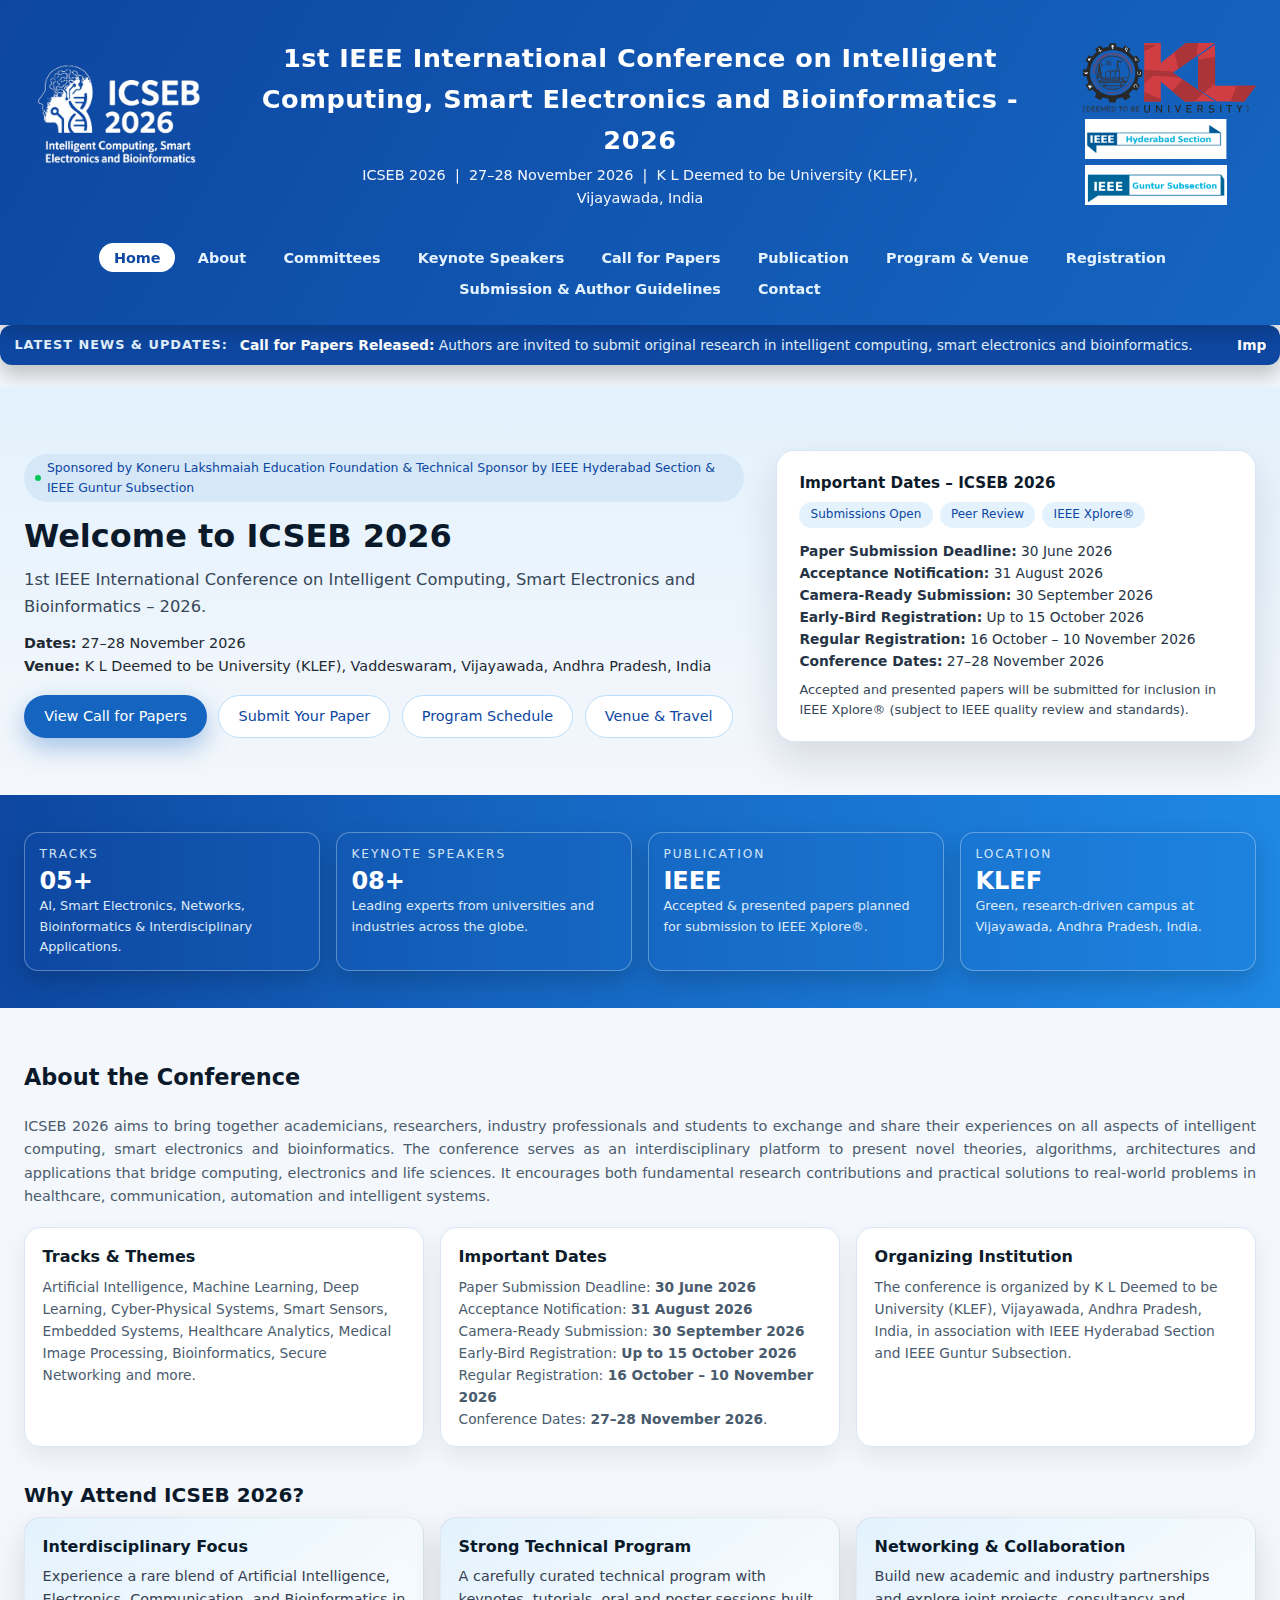
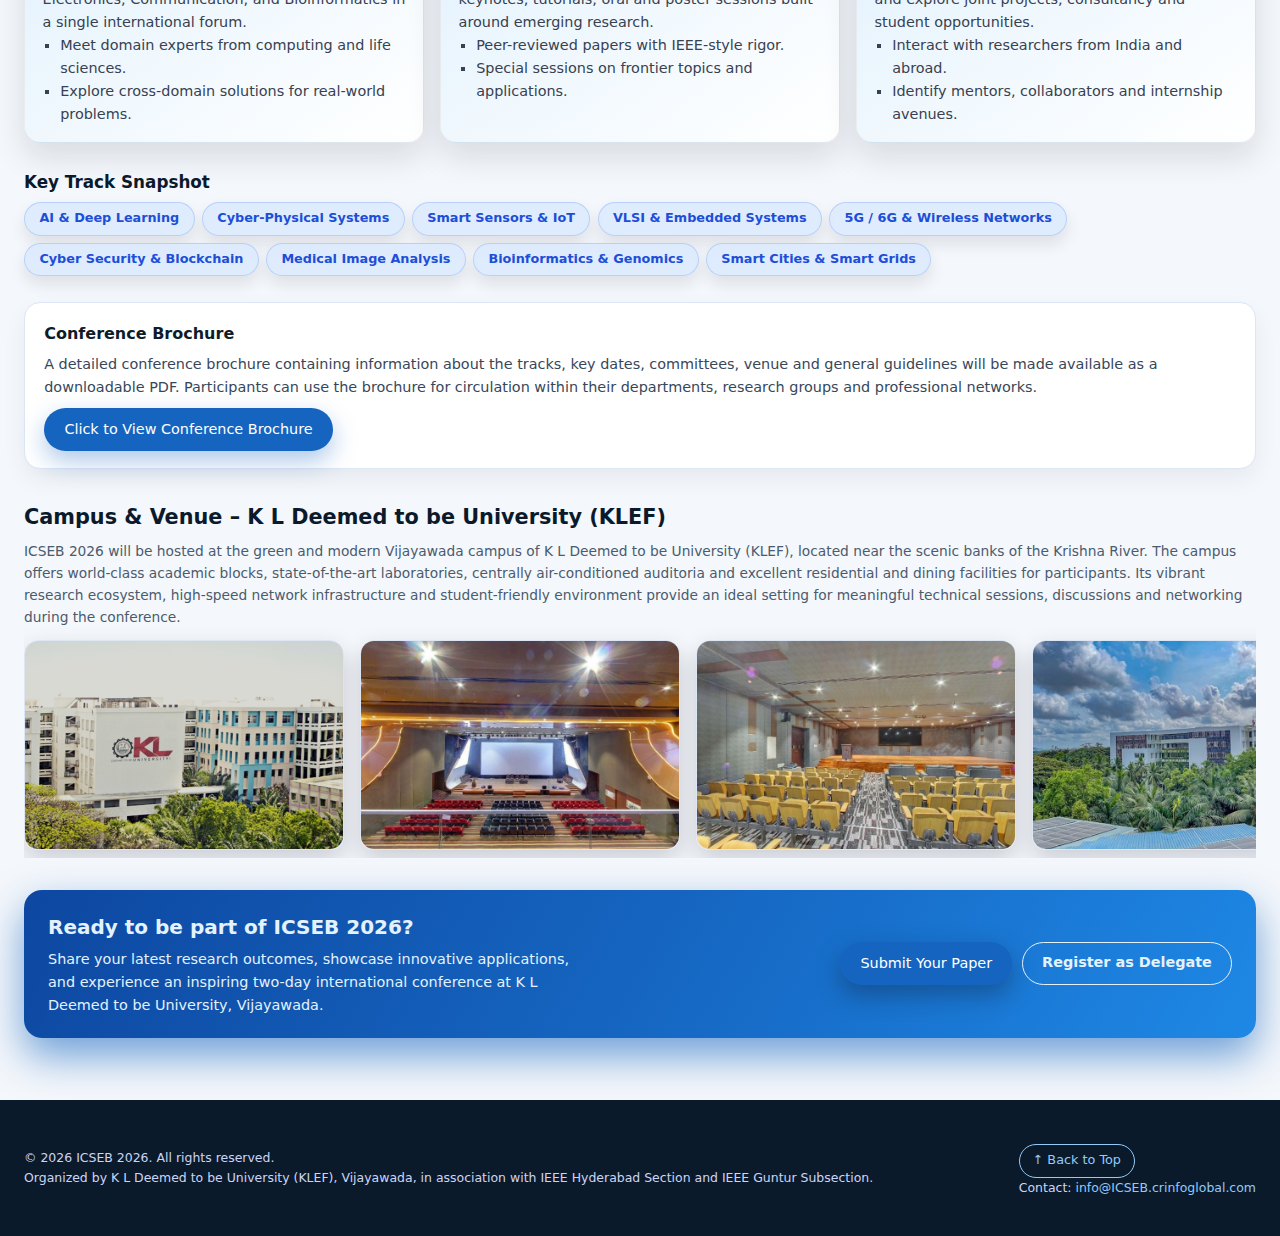
<file: index.html>
<!DOCTYPE html>
<html lang="en">
<head>
  <meta charset="UTF-8" />
  <title>ICSEB 2026 – Home</title>
  <meta name="viewport" content="width=device-width, initial-scale=1" />
  <link rel="stylesheet" href="styles.css" />

  <!-- Home-page specific visual enhancements -->
  <style>
    /* ======= HOME HIGHLIGHT STRIP (just below hero) ======= */
    .home-highlight-strip {
      background: linear-gradient(90deg, #0d47a1 0%, #1565c0 40%, #1e88e5 100%);
      padding: 0.8rem 0;
      color: #e3f2fd;
    }

    .home-highlight-grid {
      display: grid;
      grid-template-columns: repeat(4, minmax(0, 1fr));
      gap: 1rem;
      align-items: stretch;
    }

    .home-highlight-card {
      background: rgba(13, 71, 161, 0.06);
      border-radius: 14px;
      border: 1px solid rgba(227, 242, 253, 0.35);
      padding: 0.75rem 0.9rem;
      box-shadow: 0 10px 24px rgba(0, 0, 0, 0.18);
    }

    .home-highlight-label {
      font-size: 0.76rem;
      text-transform: uppercase;
      letter-spacing: 0.16em;
      opacity: 0.9;
    }

    .home-highlight-number {
      font-size: 1.5rem;
      font-weight: 800;
      line-height: 1.1;
      color: #ffffff;
      margin-top: 0.2rem;
    }

    .home-highlight-text {
      font-size: 0.8rem;
      margin-top: 0.15rem;
      opacity: 0.95;
    }

    /* ======= WHY ATTEND / FEATURES SECTION ======= */
    .home-feature-section {
      margin-top: 2rem;
    }

    .home-feature-section .small-heading {
      font-size: 1.25rem;
      margin-bottom: 0.4rem;
    }

    .home-feature-grid {
      display: grid;
      grid-template-columns: repeat(auto-fit, minmax(240px, 1fr));
      gap: 1rem;
      margin-top: 0.4rem;
    }

    .home-feature-card {
      border-radius: 16px;
      padding: 1rem 1.1rem;
      background: linear-gradient(145deg, #e3f2fd, #ffffff);
      border: 1px solid rgba(15, 23, 42, 0.08);
      box-shadow: 0 14px 32px rgba(15, 23, 42, 0.12);
    }

    .home-feature-card h3 {
      font-size: 1rem;
      margin-bottom: 0.3rem;
      color: #0b1a2b;
    }

    .home-feature-card p,
    .home-feature-card li {
      font-size: 0.9rem;
      color: #374151;
    }

    .home-feature-card ul {
      margin-left: 1.1rem;
      list-style: square;
    }

    /* ======= TRACK TAGS STRIP ======= */
    .home-track-section {
      margin-top: 1.6rem;
    }

    .home-track-section h3 {
      font-size: 1.05rem;
      margin-bottom: 0.4rem;
      color: #0b1a2b;
    }

    .home-track-tags {
      display: flex;
      flex-wrap: wrap;
      gap: 0.45rem;
    }

    .home-track-tag {
      padding: 0.35rem 0.9rem;
      border-radius: 999px;
      border: 1px solid rgba(37, 99, 235, 0.2);
      background: rgba(219, 234, 254, 0.9);
      font-size: 0.8rem;
      font-weight: 600;
      color: #1d4ed8;
      box-shadow: 0 8px 16px rgba(15, 23, 42, 0.1);
    }

    /* ======= CTA BANNER AT BOTTOM ======= */
    .home-cta-section {
      margin-top: 2rem;
    }

    .home-cta-banner {
      padding: 1.3rem 1.5rem;
      border-radius: 18px;
      background: linear-gradient(120deg, #0d47a1, #1565c0, #1e88e5);
      color: #e3f2fd;
      display: flex;
      flex-wrap: wrap;
      align-items: center;
      justify-content: space-between;
      gap: 1rem;
      box-shadow: 0 18px 40px rgba(21, 101, 192, 0.6);
    }

    .home-cta-banner h3 {
      font-size: 1.25rem;
      margin-bottom: 0.3rem;
      color: #e3f2fd;
    }

    .home-cta-banner p {
      font-size: 0.9rem;
      max-width: 540px;
    }

    .home-cta-buttons {
      display: flex;
      flex-wrap: wrap;
      gap: 0.6rem;
    }

    .home-cta-buttons .btn-primary {
      box-shadow: 0 10px 24px rgba(15, 23, 42, 0.35);
    }

    .home-cta-buttons .btn-outline-light {
      border-radius: 999px;
      border: 1px solid #e3f2fd;
      padding: 0.45rem 1.2rem;
      color: #e3f2fd;
      text-decoration: none;
      font-size: 0.9rem;
      font-weight: 600;
    }

    .home-cta-buttons .btn-outline-light:hover {
      background-color: rgba(226, 232, 240, 0.16);
    }

    /* ======= SCROLL-TO-TOP BUTTON ======= */
    .scroll-top {
      position: fixed;
      right: 1.4rem;
      bottom: 1.4rem;
      width: 42px;
      height: 42px;
      border-radius: 999px;
      border: none;
      background: #0d47a1;
      color: #e3f2fd;
      display: none;
      align-items: center;
      justify-content: center;
      cursor: pointer;
      box-shadow: 0 14px 30px rgba(15, 23, 42, 0.55);
      z-index: 999;
      font-size: 1.1rem;
    }

    .scroll-top.show {
      display: flex;
    }

    .scroll-top:hover {
      background: #1565c0;
    }

    /* ======= RESPONSIVE TWEAKS ======= */
    @media (max-width: 1024px) {
      .home-highlight-grid {
        grid-template-columns: repeat(2, minmax(0, 1fr));
      }
    }

    @media (max-width: 640px) {
      .home-highlight-grid {
        grid-template-columns: 1fr;
      }
      .home-cta-banner {
        padding: 1rem 1rem;
      }
      .home-cta-banner h3 {
        font-size: 1.1rem;
      }
    }
  </style>
</head>
<body>
<div class="page-wrapper" id="top">


  <!-- HEADER (loaded from header.html) -->
  <div id="header-placeholder"></div>
<!-- Scrolling news ticker -->
      <section class="news-ticker-section">
        <div class="news-ticker">
          <div class="news-label">LATEST NEWS & UPDATES: </div>
          <div class="news-window">
            <div class="news-track">
              <span class="news-item">
                <strong>Call for Papers Released:</strong> Authors are invited to submit
                original research in intelligent computing, smart electronics and
                bioinformatics.
              </span>
              <span class="news-item">
                <strong>Important Dates Confirmed:</strong> Submission – 30 June 2026,
                Acceptance – 31 August 2026, Camera-ready – 30 September 2026,
                Conference – 27–28 November 2026.
              </span>
              <span class="news-item">
                <strong>Technical Tracks Finalized:</strong> AI &amp; DS, Smart
                Electronics, Networking &amp; Security, Bioinformatics and
                Interdisciplinary Applications.
              </span>
              <span class="news-item">
                <strong>Submission Portal:</strong> Online submission link will be
                published shortly on the conference website.
              </span>
            </div>
          </div>
        </div>
      </section>
  <!-- HERO SECTION -->
  <section class="hero">

    <!-- Hero content -->
    <div class="container hero-grid">
      <!-- Left side -->
      <div>
        <div class="hero-tag">
          <span class="dot"></span>
          <span>Sponsored by Koneru Lakshmaiah Education Foundation & Technical Sponsor by IEEE Hyderabad Section &amp; IEEE Guntur Subsection</span>
        </div>
        <h1 class="hero-title">Welcome to ICSEB 2026</h1>
        <p class="hero-subtitle">
          1st IEEE International Conference on  Intelligent
          Computing, Smart Electronics and Bioinformatics – 2026.
        </p>
        <p class="hero-meta">
          <strong>Dates:</strong> 27–28 November 2026<br />
          <strong>Venue:</strong> K L Deemed to be University (KLEF),
          Vaddeswaram, Vijayawada, Andhra Pradesh, India
        </p>
        <div class="hero-buttons">
          <a href="cfp.html" class="btn btn-primary">View Call for Papers</a>
          <a href="submission.html" class="btn btn-outline">Submit Your Paper</a>
          <a href="program.html" class="btn btn-outline">Program Schedule</a>
          <a href="venue.html" class="btn btn-outline">Venue &amp; Travel</a>
        </div>
      </div>

      <!-- Right side card -->
      <aside class="hero-card">
        <div class="hero-card-title">Important Dates – ICSEB 2026</div>
        <div class="hero-chip-row">
          <div class="hero-chip">Submissions Open</div>
          <div class="hero-chip">Peer Review</div>
          <div class="hero-chip">IEEE Xplore®</div>
        </div>
       <p class="hero-date">
  <strong>Paper Submission Deadline:</strong> 30 June 2026<br />
  <strong>Acceptance Notification:</strong> 31 August 2026<br />
  <strong>Camera-Ready Submission:</strong> 30 September 2026<br />
  <strong>Early-Bird Registration:</strong> Up to 15 October 2026<br />
  <strong>Regular Registration:</strong> 16 October – 10 November 2026<br />
  <strong>Conference Dates:</strong> 27–28 November 2026
</p>
        <p class="hero-note">
          Accepted and presented papers will be submitted for inclusion in
          IEEE Xplore® (subject to IEEE quality review and standards).
        </p>
      </aside>
    </div>
  </section>

  <!-- ===== QUICK HIGHLIGHT STRIP (ADDED) ===== -->
  <section class="home-highlight-strip">
    <div class="container home-highlight-grid">
      <div class="home-highlight-card">
        <div class="home-highlight-label">Tracks</div>
        <div class="home-highlight-number">05+</div>
        <div class="home-highlight-text">AI, Smart Electronics, Networks, Bioinformatics &amp; Interdisciplinary Applications.</div>
      </div>
      <div class="home-highlight-card">
        <div class="home-highlight-label">Keynote Speakers</div>
        <div class="home-highlight-number">08+</div>
        <div class="home-highlight-text">Leading experts from universities and industries across the globe.</div>
      </div>
      <div class="home-highlight-card">
        <div class="home-highlight-label">Publication</div>
        <div class="home-highlight-number">IEEE</div>
        <div class="home-highlight-text">Accepted &amp; presented papers planned for submission to IEEE Xplore®.</div>
      </div>
      <div class="home-highlight-card">
        <div class="home-highlight-label">Location</div>
        <div class="home-highlight-number">KLEF</div>
        <div class="home-highlight-text">Green, research-driven campus at Vijayawada, Andhra Pradesh, India.</div>
      </div>
    </div>
  </section>

  <!-- MAIN CONTENT -->
  <main class="main-content">
    <div class="container">

      

      <!-- About the Conference -->
      <h2 class="section-heading">About the Conference</h2>
      <p class="section-subtitle">
        ICSEB 2026 aims to bring together academicians, researchers, industry
        professionals and students to exchange and share their experiences on
        all aspects of intelligent computing, smart electronics and
        bioinformatics. The conference serves as an interdisciplinary platform
        to present novel theories, algorithms, architectures and applications
        that bridge computing, electronics and life sciences. It encourages
        both fundamental research contributions and practical solutions to
        real-world problems in healthcare, communication, automation and
        intelligent systems.
      </p>

      <!-- Info cards -->
      <div class="card-grid">
        <div class="card">
          <h3>Tracks &amp; Themes</h3>
          <p>
            Artificial Intelligence, Machine Learning, Deep Learning,
            Cyber-Physical Systems, Smart Sensors, Embedded Systems,
            Healthcare Analytics, Medical Image Processing, Bioinformatics,
            Secure Networking and more.
          </p>
        </div>
       <div class="card">
  <h3>Important Dates</h3>
  <p>
    Paper Submission Deadline: <strong>30 June 2026</strong><br />
    Acceptance Notification: <strong>31 August 2026</strong><br />
    Camera-Ready Submission: <strong>30 September 2026</strong><br />
    Early-Bird Registration: <strong>Up to 15 October 2026</strong><br />
    Regular Registration: <strong>16 October – 10 November 2026</strong><br />
    Conference Dates: <strong>27–28 November 2026</strong>.
  </p>
</div>

        <div class="card">
          <h3>Organizing Institution</h3>
          <p>
            The conference is organized by K L Deemed to be University
            (KLEF), Vijayawada, Andhra Pradesh, India, in association with
            IEEE Hyderabad Section and IEEE Guntur Subsection.
          </p>
        </div>
      </div>

      <!-- ===== WHY ATTEND SECTION (ADDED) ===== -->
      <section class="home-feature-section">
        <h2 class="section-heading small-heading">Why Attend ICSEB 2026?</h2>
        <div class="home-feature-grid">
          <div class="home-feature-card">
            <h3>Interdisciplinary Focus</h3>
            <p>
              Experience a rare blend of Artificial Intelligence, Electronics,
              Communication, and Bioinformatics in a single international forum.
            </p>
            <ul>
              <li>Meet domain experts from computing and life sciences.</li>
              <li>Explore cross-domain solutions for real-world problems.</li>
            </ul>
          </div>
          <div class="home-feature-card">
            <h3>Strong Technical Program</h3>
            <p>
              A carefully curated technical program with keynotes, tutorials,
              oral and poster sessions built around emerging research.
            </p>
            <ul>
              <li>Peer-reviewed papers with IEEE-style rigor.</li>
              <li>Special sessions on frontier topics and applications.</li>
            </ul>
          </div>
          <div class="home-feature-card">
            <h3>Networking &amp; Collaboration</h3>
            <p>
              Build new academic and industry partnerships and explore joint
              projects, consultancy and student opportunities.
            </p>
            <ul>
              <li>Interact with researchers from India and abroad.</li>
              <li>Identify mentors, collaborators and internship avenues.</li>
            </ul>
          </div>
        </div>
      </section>

      <!-- ===== TRACK TAG SNAPSHOT (ADDED) ===== -->
      <section class="home-track-section">
        <h3>Key Track Snapshot</h3>
        <div class="home-track-tags">
          <span class="home-track-tag">AI &amp; Deep Learning</span>
          <span class="home-track-tag">Cyber-Physical Systems</span>
          <span class="home-track-tag">Smart Sensors &amp; IoT</span>
          <span class="home-track-tag">VLSI &amp; Embedded Systems</span>
          <span class="home-track-tag">5G / 6G &amp; Wireless Networks</span>
          <span class="home-track-tag">Cyber Security &amp; Blockchain</span>
          <span class="home-track-tag">Medical Image Analysis</span>
          <span class="home-track-tag">Bioinformatics &amp; Genomics</span>
          <span class="home-track-tag">Smart Cities &amp; Smart Grids</span>
        </div>
      </section>

      <!-- Conference Brochure -->
      <section class="brochure-section" style="margin-top:1.6rem;">
        <div class="text-block">
          <h3>Conference Brochure</h3>
          <p>
            A detailed conference brochure containing information about the tracks,
            key dates, committees, venue and general guidelines will be made
            available as a downloadable PDF. Participants can use the brochure for
            circulation within their departments, research groups and professional
            networks.
          </p>
          <p style="margin-top:0.6rem;">
            <a href="broucher.html"
               class="btn btn-primary"
               target="_blank"
               rel="noopener">
              Click to View Conference Brochure
            </a>
          </p>
        </div>
      </section>

      <!-- Campus gallery -->
      <section class="campus-gallery">
        <h2>Campus &amp; Venue – K L Deemed to be University (KLEF)</h2>
        <p>
          ICSEB 2026 will be hosted at the green and modern Vijayawada campus of
          K L Deemed to be University (KLEF), located near the scenic banks of
          the Krishna River. The campus offers world-class academic blocks,
          state-of-the-art laboratories, centrally air-conditioned auditoria and
          excellent residential and dining facilities for participants. Its
          vibrant research ecosystem, high-speed network infrastructure and
          student-friendly environment provide an ideal setting for meaningful
          technical sessions, discussions and networking during the conference.
        </p>
       <div class="gallery-strip">
  <img src="images/KLUni Pic1.png" />
  <img src="images/KLUni Pic6.png" />
  <img src="images/KLUni Pic5.png" />
  <img src="images/KLUni Pic4.png" />
  <img src="images/KLUni Pic3.png" />
  <img src="images/KLUni Pic2.png" />

  <!-- Duplicate again for infinite scroll -->
  <img src="images/KLUni Pic1.png" />
  <img src="images/KLUni Pic6.png" />
  <img src="images/KLUni Pic5.png" />
  <img src="images/KLUni Pic4.png" />
  <img src="images/KLUni Pic3.png" />
  <img src="images/KLUni Pic2.png" />
</div>

      </section>

      <!-- ===== CTA BANNER (ADDED) ===== -->
      <section class="home-cta-section">
        <div class="home-cta-banner">
          <div>
            <h3>Ready to be part of ICSEB 2026?</h3>
            <p>
              Share your latest research outcomes, showcase innovative applications,
              and experience an inspiring two-day international conference at
              K L Deemed to be University, Vijayawada.
            </p>
          </div>
          <div class="home-cta-buttons">
            <a href="submission.html" class="btn btn-primary">Submit Your Paper</a>
            <a href="registration.html" class="btn-outline-light">Register as Delegate</a>
          </div>
        </div>
      </section>

    </div>
  </main>

  <!-- FOOTER -->
  <div id="footer-placeholder"></div>

</div>

<!-- Scroll to top button -->
<button class="scroll-top" id="scrollTopBtn" aria-label="Back to top">
  ↑
</button>

<!-- JS to include header & footer -->
<script>
  function loadPartial(id, file, onLoad) {
    fetch(file)
      .then(function (response) { return response.text(); })
      .then(function (html) {
        document.getElementById(id).innerHTML = html;
        if (typeof onLoad === "function") onLoad();
      })
      .catch(function (err) {
        console.error("Error loading", file, err);
      });
  }

  function setActiveNav(pageClass) {
    var link = document.querySelector(".main-nav a.nav-" + pageClass);
    if (link) link.classList.add("active");
  }

  loadPartial("header-placeholder", "header.html", function () {
    setActiveNav("home");
  });

  loadPartial("footer-placeholder", "footer.html");

  // Scroll-to-top behaviour
  var scrollBtn = document.getElementById("scrollTopBtn");
  window.addEventListener("scroll", function () {
    if (!scrollBtn) return;
    if (window.scrollY > 300) {
      scrollBtn.classList.add("show");
    } else {
      scrollBtn.classList.remove("show");
    }
  });

  if (scrollBtn) {
    scrollBtn.addEventListener("click", function () {
      window.scrollTo({ top: 0, behavior: "smooth" });
    });
  }
</script>
</body>
</html>
</file>
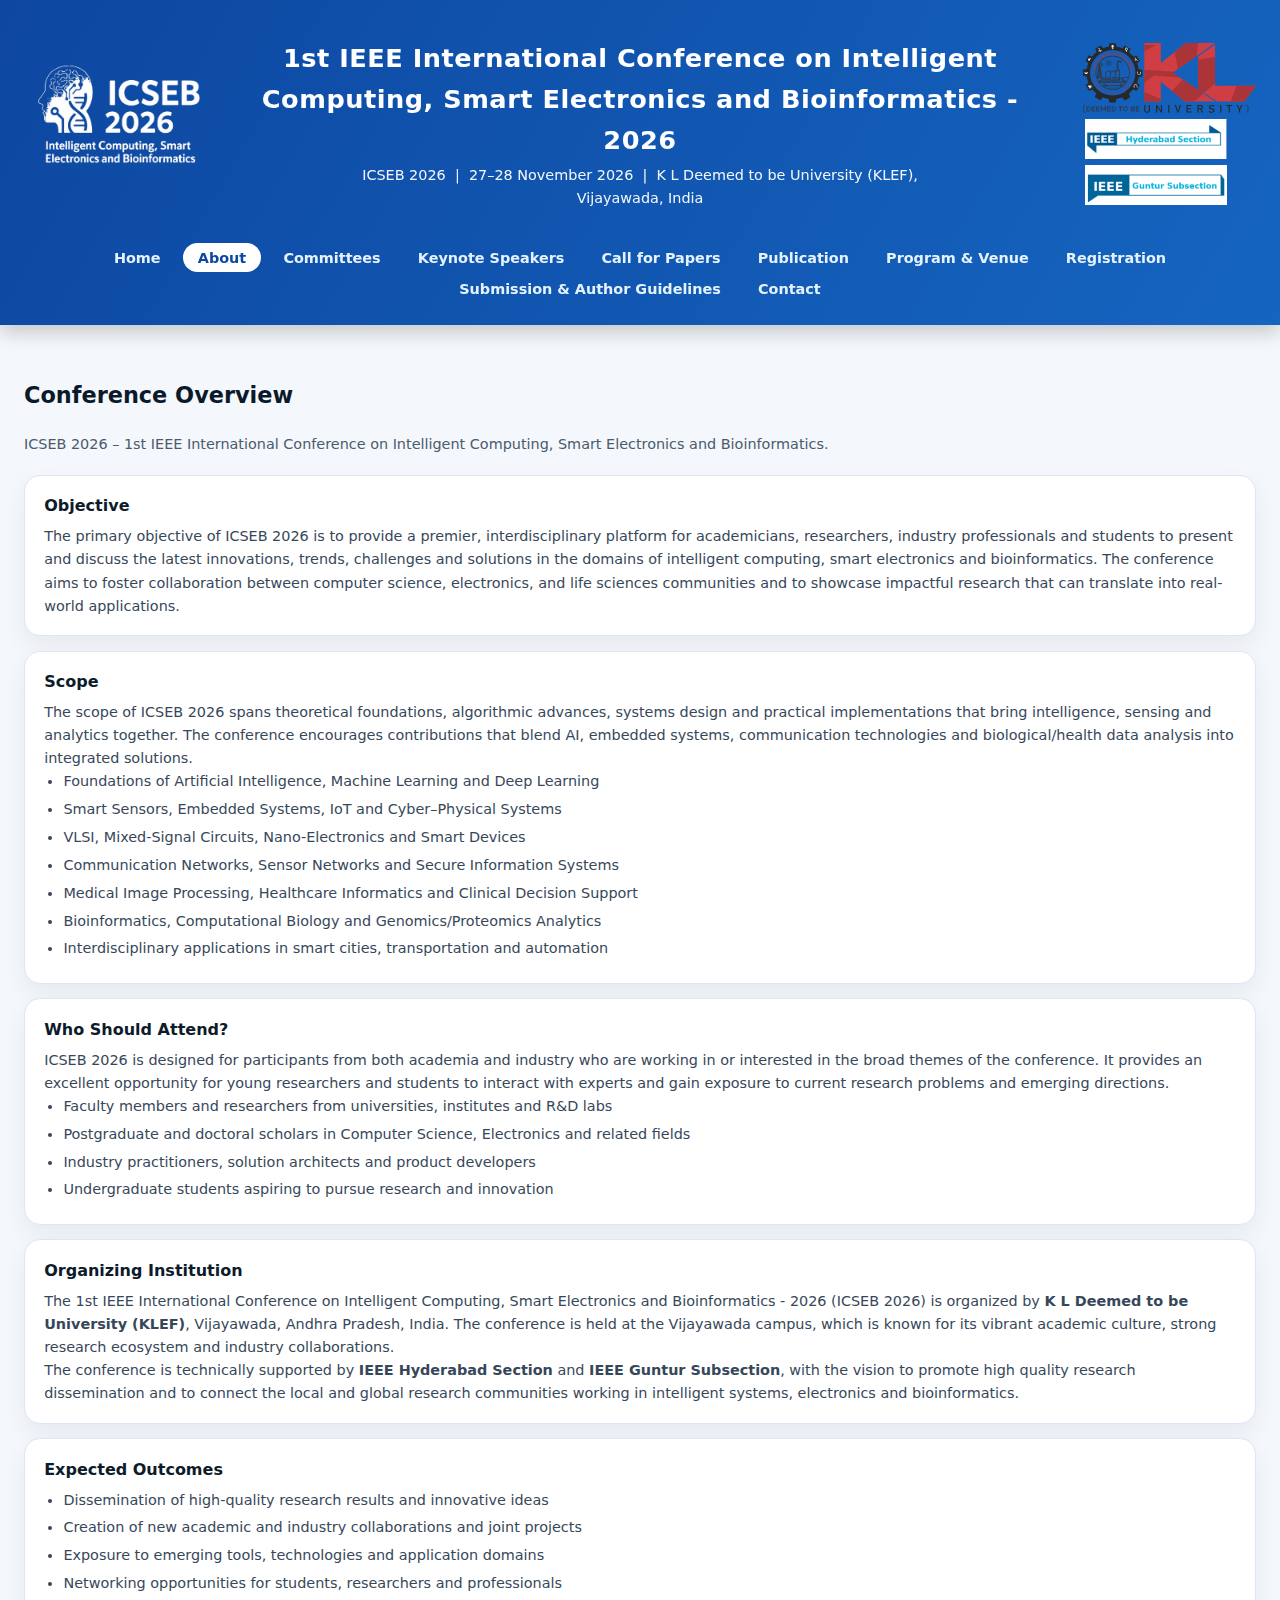
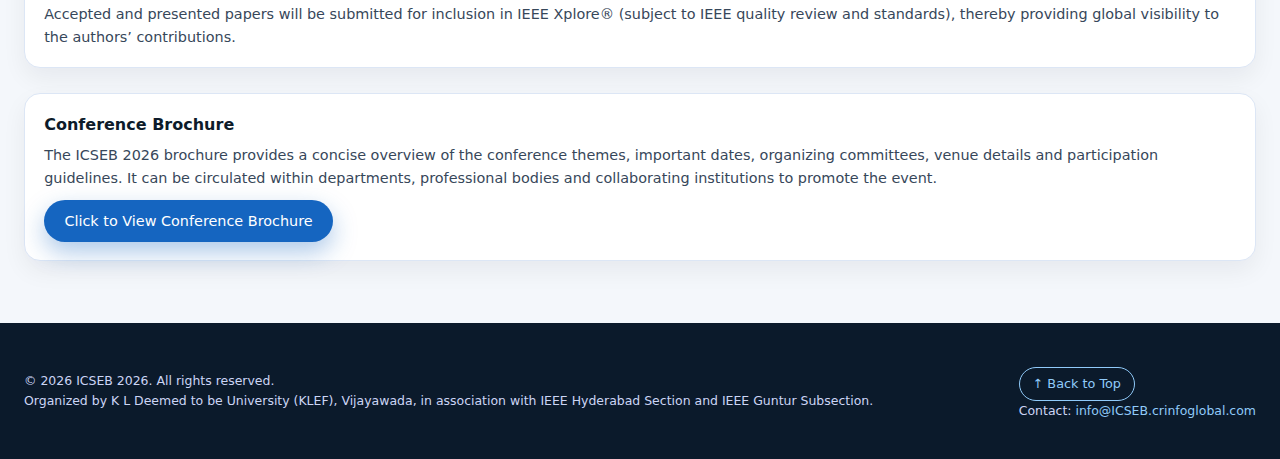
<file: about.html>
<!DOCTYPE html>
<html lang="en">
<head>
  <meta charset="UTF-8" />
  <title>ICSEB 2026 – About the Conference</title>
  <meta name="viewport" content="width=device-width, initial-scale=1" />
  <link rel="stylesheet" href="styles.css" />
</head>
<body>
<div class="page-wrapper" id="top">


  <!-- Header include -->
  <div id="header-placeholder"></div>

  <!-- Main content -->
  <main class="main-content">
    <div class="container">
      <h2 class="section-heading">Conference Overview</h2>
      <p class="section-subtitle">
        ICSEB 2026 – 1st IEEE International Conference on Intelligent Computing, Smart Electronics and Bioinformatics.
      </p>

      <!-- Objective -->
      <div class="text-block">
        <h3>Objective</h3>
        <p>
          The primary objective of ICSEB 2026 is to provide a premier, interdisciplinary
          platform for academicians, researchers, industry professionals and students to
          present and discuss the latest innovations, trends, challenges and solutions in
          the domains of intelligent computing, smart electronics and bioinformatics.
          The conference aims to foster collaboration between computer science,
          electronics, and life sciences communities and to showcase impactful research
          that can translate into real-world applications.
        </p>
      </div>

      <!-- Scope -->
      <div class="text-block">
        <h3>Scope</h3>
        <p>
          The scope of ICSEB 2026 spans theoretical foundations, algorithmic advances,
          systems design and practical implementations that bring intelligence, sensing
          and analytics together. The conference encourages contributions that blend AI,
          embedded systems, communication technologies and biological/health data
          analysis into integrated solutions.
        </p>
        <ul class="clean-list">
          <li>Foundations of Artificial Intelligence, Machine Learning and Deep Learning</li>
          <li>Smart Sensors, Embedded Systems, IoT and Cyber–Physical Systems</li>
          <li>VLSI, Mixed-Signal Circuits, Nano-Electronics and Smart Devices</li>
          <li>Communication Networks, Sensor Networks and Secure Information Systems</li>
          <li>Medical Image Processing, Healthcare Informatics and Clinical Decision Support</li>
          <li>Bioinformatics, Computational Biology and Genomics/Proteomics Analytics</li>
          <li>Interdisciplinary applications in smart cities, transportation and automation</li>
        </ul>
      </div>

      <!-- Who Should Attend -->
      <div class="text-block">
        <h3>Who Should Attend?</h3>
        <p>
          ICSEB 2026 is designed for participants from both academia and industry who
          are working in or interested in the broad themes of the conference. It provides
          an excellent opportunity for young researchers and students to interact with
          experts and gain exposure to current research problems and emerging directions.
        </p>
        <ul class="clean-list">
          <li>Faculty members and researchers from universities, institutes and R&amp;D labs</li>
          <li>Postgraduate and doctoral scholars in Computer Science, Electronics and related fields</li>
          <li>Industry practitioners, solution architects and product developers</li>
          <li>Undergraduate students aspiring to pursue research and innovation</li>
        </ul>
      </div>

      <!-- Organizing Institution -->
      <div class="text-block">
        <h3>Organizing Institution</h3>
        <p>
          The 1st IEEE International Conference on  Intelligent
          Computing, Smart Electronics and Bioinformatics - 2026 (ICSEB 2026) is
          organized by <strong>K L Deemed to be University (KLEF)</strong>, Vijayawada,
          Andhra Pradesh, India. The conference is held at the Vijayawada campus, which
          is known for its vibrant academic culture, strong research ecosystem and
          industry collaborations.
        </p>
        <p>
          The conference is technically supported by <strong>IEEE Hyderabad Section</strong>
          and <strong>IEEE Guntur Subsection</strong>, with the vision to promote high
          quality research dissemination and to connect the local and global research
          communities working in intelligent systems, electronics and bioinformatics.
        </p>
      </div>

      <!-- Outcomes -->
      <div class="text-block">
        <h3>Expected Outcomes</h3>
        <ul class="clean-list">
          <li>Dissemination of high-quality research results and innovative ideas</li>
          <li>Creation of new academic and industry collaborations and joint projects</li>
          <li>Exposure to emerging tools, technologies and application domains</li>
          <li>Networking opportunities for students, researchers and professionals</li>
        </ul>
        <p style="margin-top:0.5rem;">
          Accepted and presented papers will be submitted for inclusion in IEEE Xplore&reg;
          (subject to IEEE quality review and standards), thereby providing global
          visibility to the authors’ contributions.
        </p>
      </div>

      <!-- Conference Brochure -->
      <section class="brochure-section" style="margin-top:1.6rem;">
        <div class="text-block">
          <h3>Conference Brochure</h3>
          <p>
            The ICSEB 2026 brochure provides a concise overview of the conference
            themes, important dates, organizing committees, venue details and
            participation guidelines. It can be circulated within departments,
            professional bodies and collaborating institutions to promote the event.
          </p>
          <p style="margin-top:0.6rem;">
            <a href="broucher.html"
               class="btn btn-primary"
               target="_blank"
               rel="noopener">
              Click to View Conference Brochure
            </a>
          </p>
         
        </div>
      </section>

    </div>
  </main>

  <!-- Footer include -->
  <div id="footer-placeholder"></div>

</div>

<!-- Include header and footer via JS -->
<script>
  function loadPartial(id, file, onLoad) {
    fetch(file)
      .then(function (response) { return response.text(); })
      .then(function (html) {
        document.getElementById(id).innerHTML = html;
        if (typeof onLoad === "function") onLoad();
      })
      .catch(function (err) {
        console.error("Error loading", file, err);
      });
  }

  function setActiveNav(pageClass) {
    var link = document.querySelector(".main-nav a.nav-" + pageClass);
    if (link) link.classList.add("active");
  }

  loadPartial("header-placeholder", "header.html", function () {
    setActiveNav("about");
  });

  loadPartial("footer-placeholder", "footer.html");
</script>
</body>
</html>
</file>
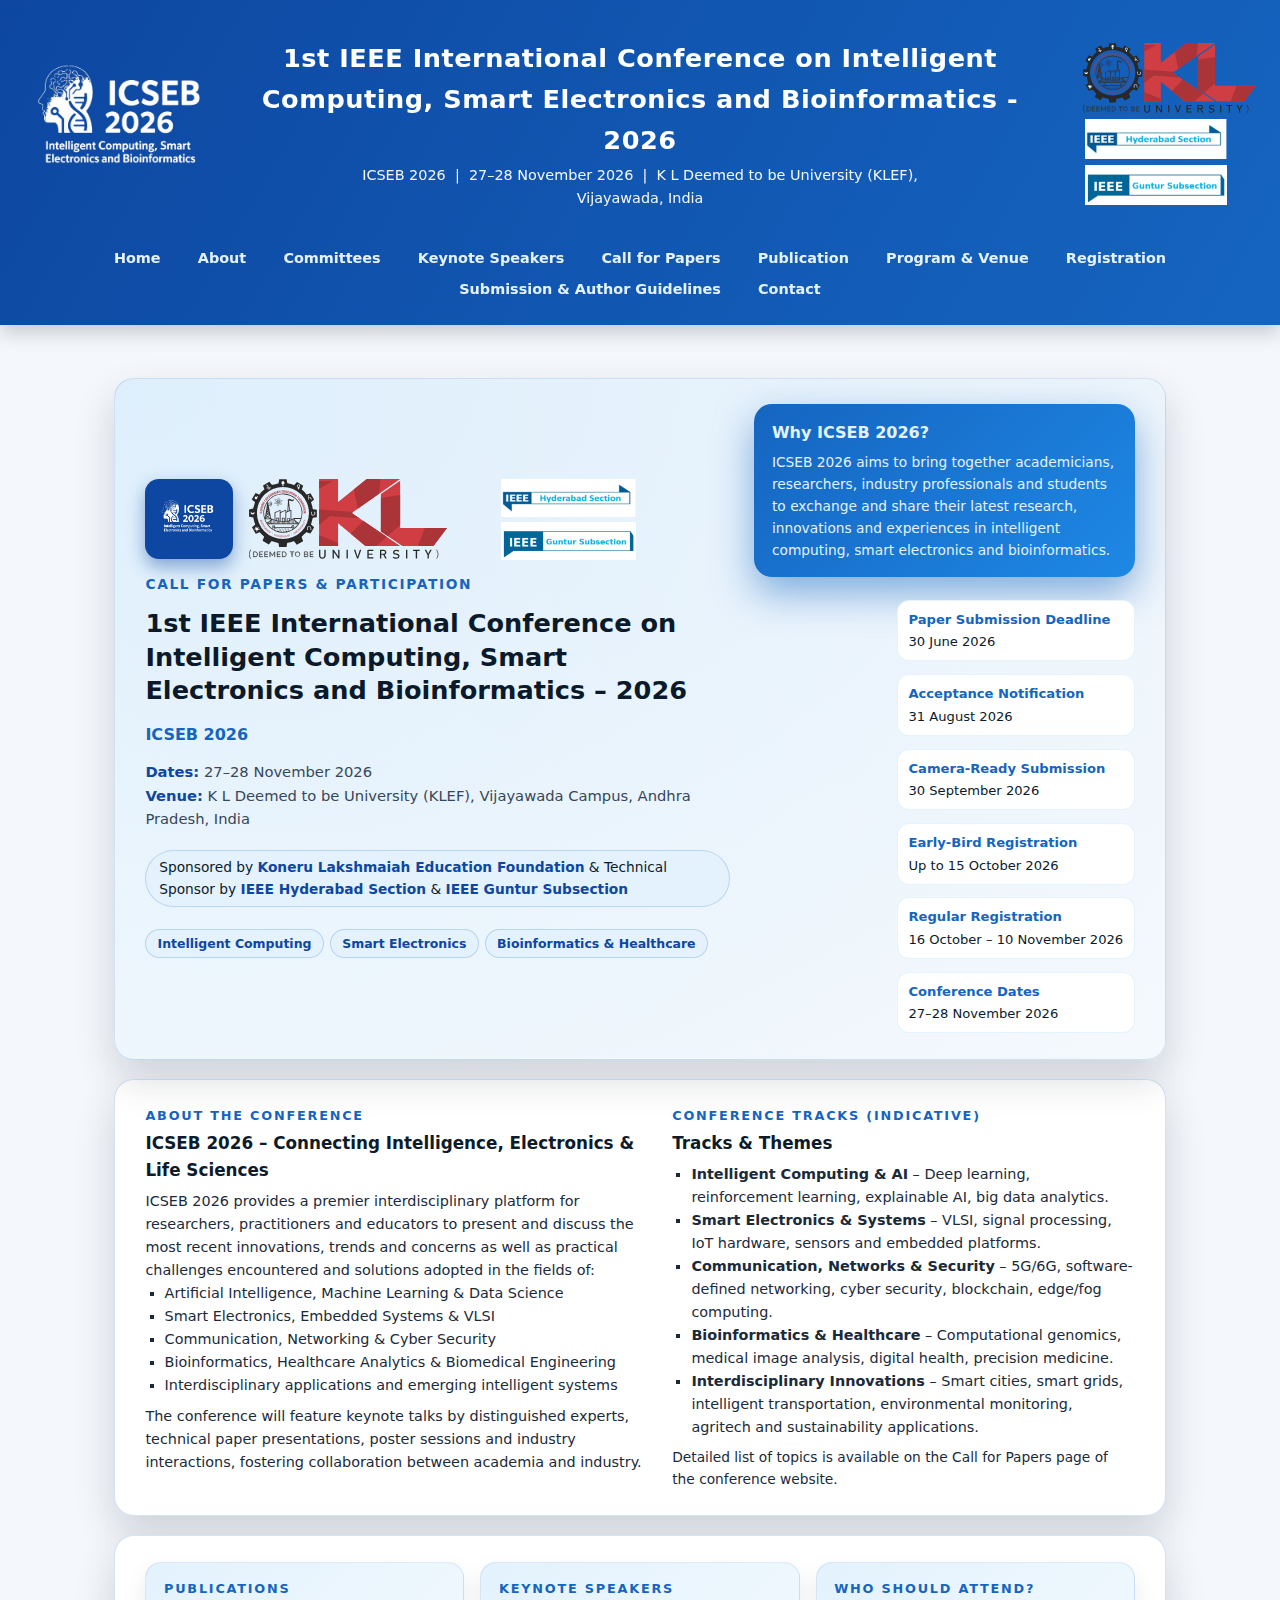
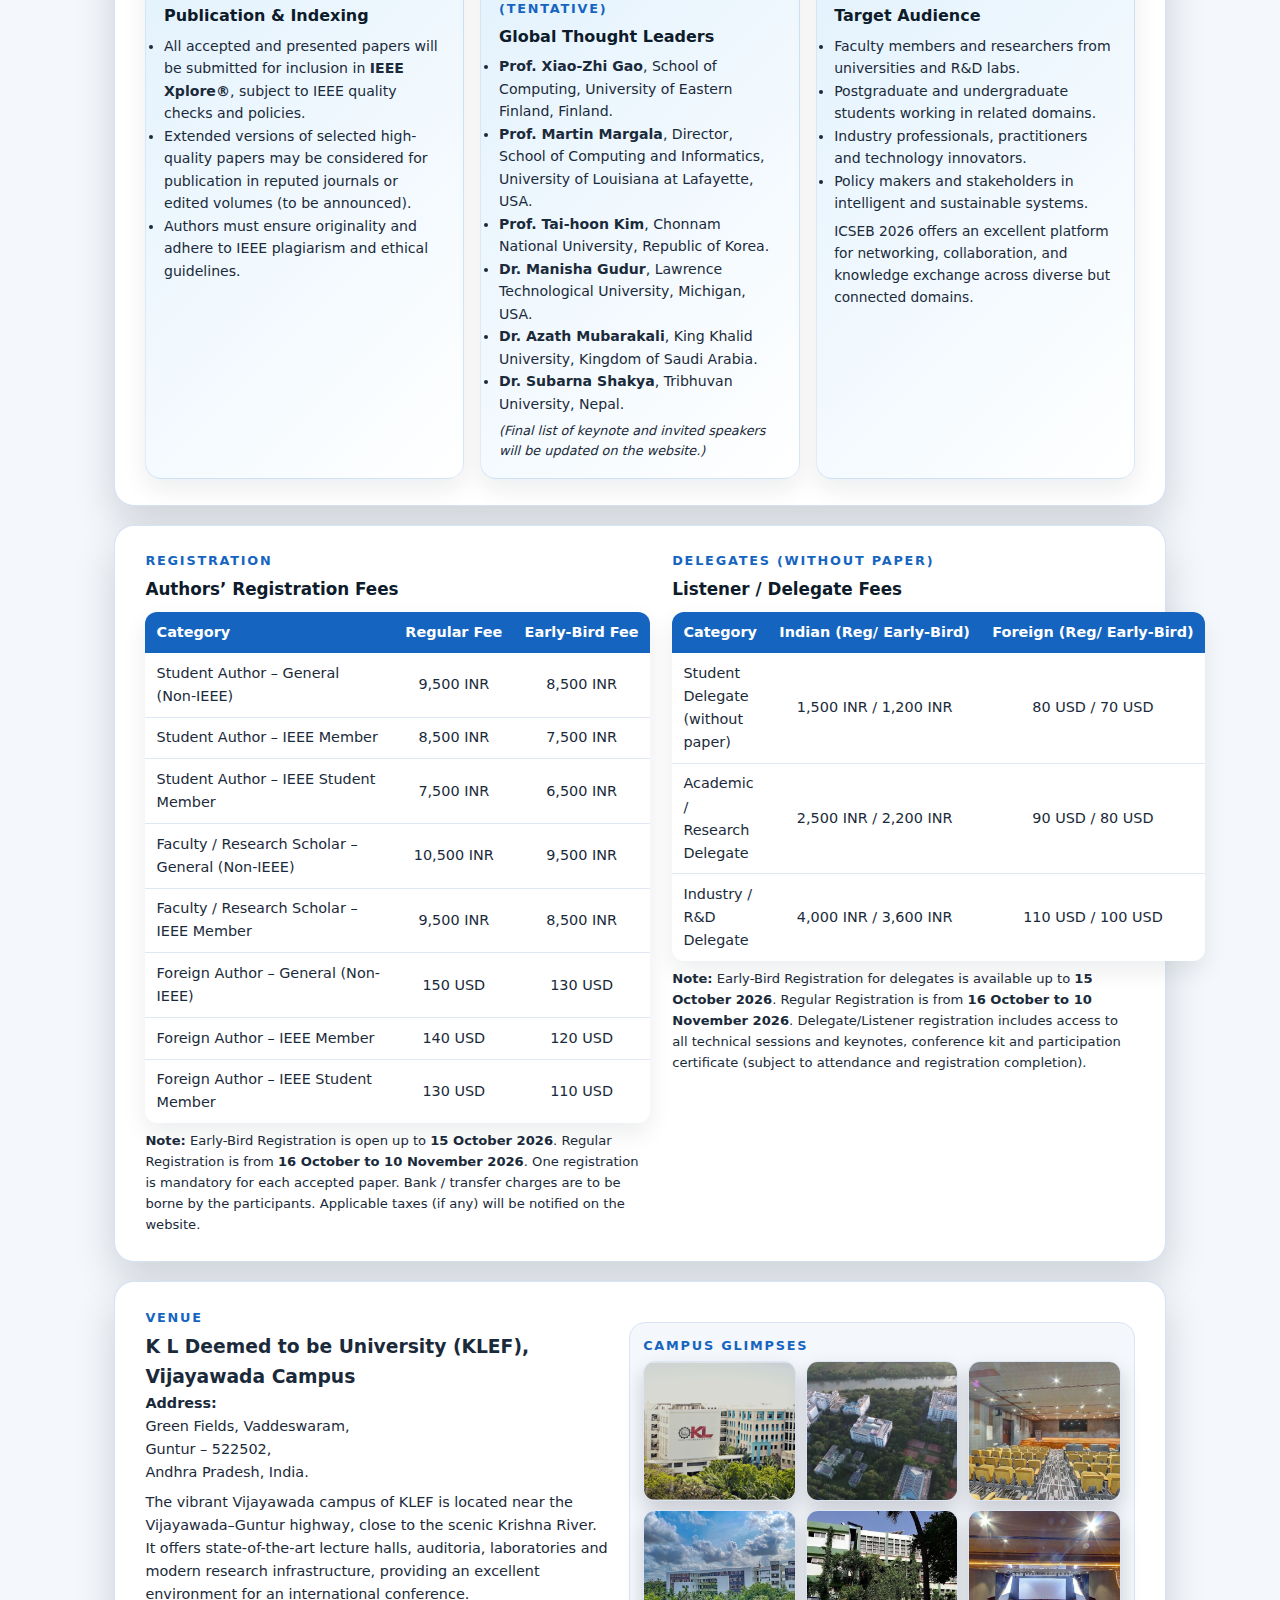
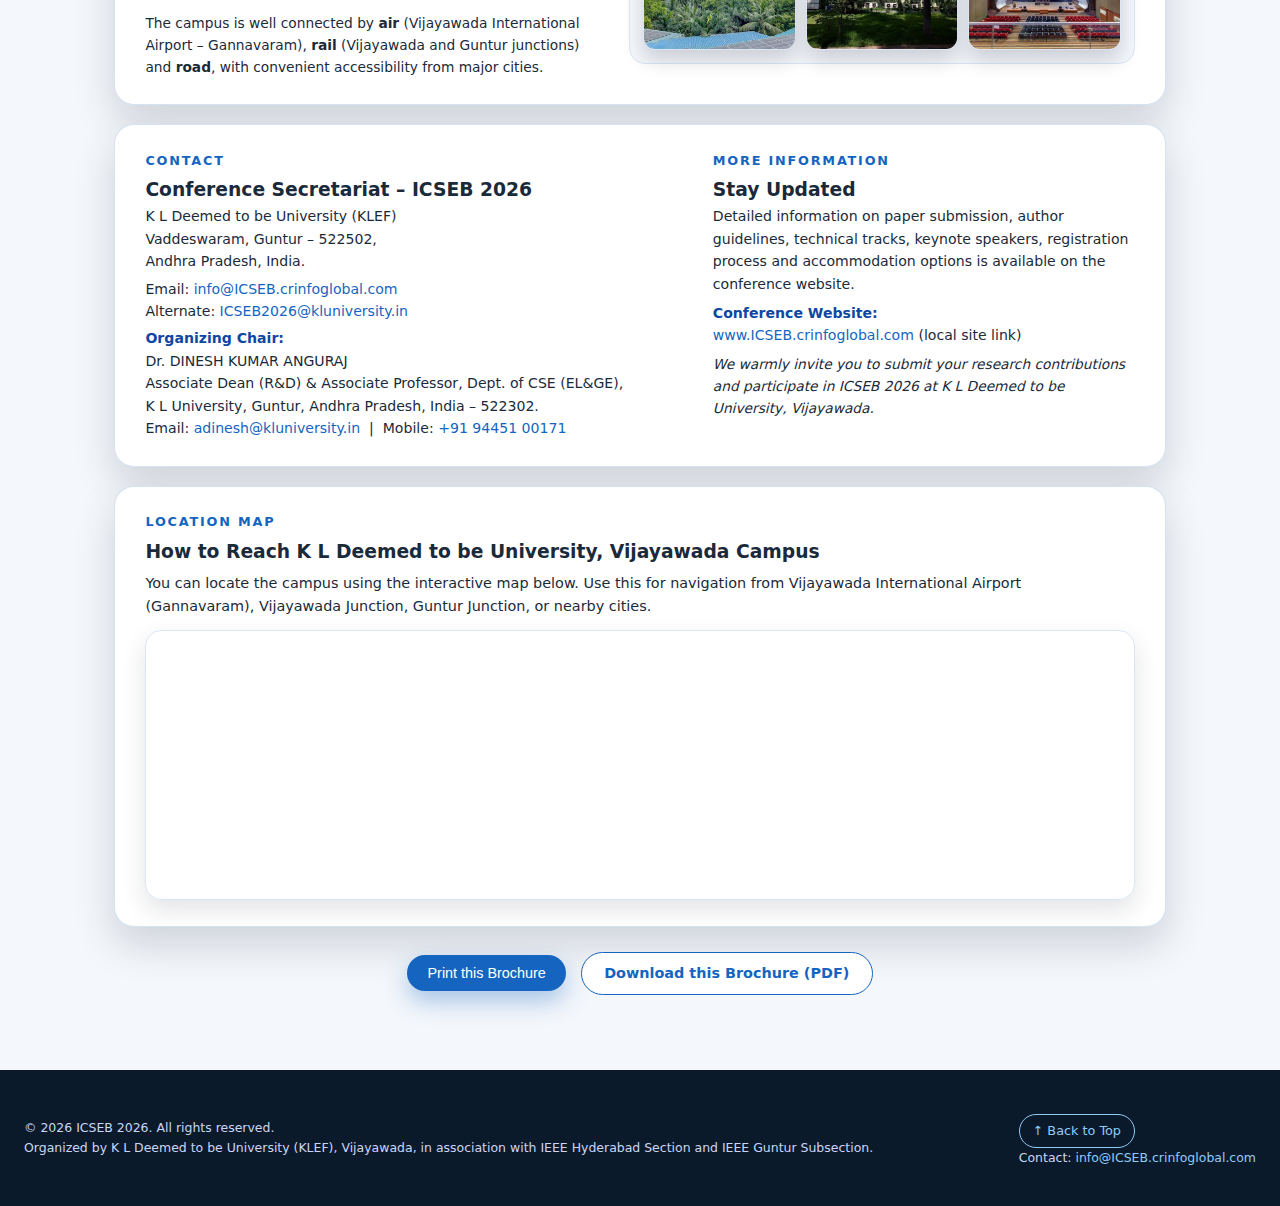
<file: broucher.html>
<!DOCTYPE html>
<html lang="en">
<head>
  <meta charset="UTF-8" />
  <title>ICSEB 2026 – Conference Brochure</title>
  <meta name="viewport" content="width=device-width, initial-scale=1" />
  <link rel="stylesheet" href="styles.css" />

  <style>
    /* ================================
       Brochure-specific layout
       ================================ */

    .brochure-wrapper {
      max-width: 1100px;
      margin: 0 auto;
    }

    .brochure-panel {
      background: #ffffff;
      border-radius: 20px;
      padding: 1.6rem 1.9rem;
      box-shadow: 0 18px 40px rgba(15, 23, 42, 0.16);
      border: 1px solid rgba(21, 101, 192, 0.18);
      margin-bottom: 1.2rem;
    }

    .brochure-hero {
      background: radial-gradient(circle at top left, #e3f2fd, #ffffff);
      position: relative;
      overflow: hidden;
    }

    .brochure-hero::before {
      content: "";
      position: absolute;
      inset: -40%;
      background: radial-gradient(circle at top right, rgba(25, 118, 210, 0.08), transparent);
      opacity: 1;
      pointer-events: none;
    }

    .brochure-hero-inner {
      position: relative;
      display: grid;
      grid-template-columns: minmax(0, 2fr) minmax(0, 1.3fr);
      gap: 1.5rem;
      align-items: center;
    }

    .brochure-hero-left {
      display: flex;
      flex-direction: column;
      gap: 0.8rem;
    }

    .brochure-logo-row {
      display: flex;
      align-items: flex-start;
      gap: 1rem;
      flex-wrap: wrap;
    }

    .brochure-logo-row img {
      object-fit: contain;
    }

    /* Conference + KL logo: same visual height */
    .brochure-logo-main {
      height: 80px;
      padding: 8px 12px;
      background: #0d47a1;              /* dark blue pill so white logo pops */
      border-radius: 14px;
      box-shadow: 0 8px 18px rgba(13, 71, 161, 0.45);
    }

    .brochure-logo-kl {
      height: 80px;
    }

    /* IEEE logos stacked one below another */
    .brochure-logo-stack {
      display: flex;
      flex-direction: column;
      gap: 0.3rem;
    }

    .brochure-logo-ieee {
      height: 38px;
      width: 210px;
    }

    .brochure-tagline {
      font-size: 0.86rem;
      letter-spacing: 0.12em;
      text-transform: uppercase;
      color: #1565c0;
      font-weight: 700;
    }

    .brochure-title {
      font-size: 1.6rem;
      line-height: 1.3;
      font-weight: 800;
      color: #0b1a2b;
    }

    .brochure-acronym {
      font-size: 1rem;
      font-weight: 600;
      color: #1565c0;
      margin-top: 0.1rem;
    }

    .brochure-meta {
      font-size: 0.92rem;
      color: #37475a;
    }

    .brochure-meta strong {
      font-weight: 700;
      color: #0d47a1;
    }

    .brochure-meta-sponsor {
      font-size: 0.86rem;
      color: #0b1a2b;
      margin-top: 0.4rem;
      background: rgba(227, 242, 253, 0.9);
      border-radius: 999px;
      padding: 0.35rem 0.8rem;
      display: inline-block;
      border: 1px solid rgba(21, 101, 192, 0.2);
    }

    .brochure-meta-sponsor strong {
      color: #0d47a1;
    }

    .brochure-badges {
      display: flex;
      flex-wrap: wrap;
      gap: 0.4rem;
      margin-top: 0.6rem;
    }

    .brochure-badge {
      padding: 0.22rem 0.7rem;
      border-radius: 999px;
      border: 1px solid rgba(21, 101, 192, 0.22);
      background: rgba(227, 242, 253, 0.9);
      font-size: 0.78rem;
      color: #0d47a1;
      font-weight: 600;
    }

    .brochure-hero-right {
      display: flex;
      flex-direction: column;
      gap: 0.7rem;
      align-items: flex-end;
    }

    .brochure-highlight-box {
      background: linear-gradient(135deg, #1565c0, #1e88e5);
      border-radius: 18px;
      padding: 1rem 1.1rem;
      color: #e3f2fd;
      box-shadow: 0 16px 38px rgba(21, 101, 192, 0.5);
      width: 100%;
    }

    .brochure-highlight-box h3 {
      font-size: 1rem;
      margin-bottom: 0.35rem;
      color: #e3f2fd;
    }

    .brochure-highlight-box p {
      font-size: 0.86rem;
    }

    .brochure-keydates {
      display: grid;
      grid-template-columns: repeat(auto-fit, minmax(200px, 1fr));
      gap: 0.8rem;
      margin-top: 0.7rem;
    }

    .brochure-date-chip {
      background: #ffffff;
      border-radius: 12px;
      padding: 0.5rem 0.65rem;
      font-size: 0.82rem;
      color: #0b1a2b;
      border: 1px solid rgba(227, 242, 253, 0.95);
    }

    .brochure-date-chip strong {
      display: block;
      font-size: 0.82rem;
      color: #1565c0;
      margin-bottom: 0.1rem;
    }

    /* About & Tracks two-column block */
    .brochure-two-col {
      display: grid;
      grid-template-columns: minmax(0, 1.2fr) minmax(0, 1.1fr);
      gap: 1.4rem;
    }

    .brochure-two-col h3 {
      font-size: 1.05rem;
      margin-bottom: 0.35rem;
      color: #0d1b2a;
    }

    .brochure-two-col p,
    .brochure-two-col li {
      font-size: 0.9rem;
    }

    .brochure-two-col ul {
      margin-left: 1.2rem;
      list-style: square;
    }

    .brochure-pill-title {
      font-size: 0.8rem;
      text-transform: uppercase;
      letter-spacing: 0.14em;
      color: #1565c0;
      margin-bottom: 0.25rem;
      font-weight: 700;
    }

    /* Highlights cards */
    .brochure-highlight-grid {
      display: grid;
      grid-template-columns: repeat(auto-fit, minmax(260px, 1fr));
      gap: 1rem;
    }

    .brochure-highlight-card {
      border-radius: 16px;
      padding: 1rem 1.1rem;
      background: linear-gradient(135deg, #e3f2fd, #ffffff);
      border: 1px solid rgba(21, 101, 192, 0.12);
      box-shadow: 0 10px 24px rgba(15, 23, 42, 0.08);
    }

    .brochure-highlight-card h3 {
      font-size: 1rem;
      margin-bottom: 0.35rem;
      color: #0d1b2a;
    }

    .brochure-highlight-card p,
    .brochure-highlight-card li {
      font-size: 0.88rem;
    }

    /* Fees table within brochure */
    .brochure-fees-table {
      width: 100%;
      border-collapse: collapse;
      margin-top: 0.6rem;
      font-size: 0.9rem;
      background: #ffffff;
      overflow: hidden;
      border-radius: 12px;
      box-shadow: 0 10px 24px rgba(15,23,42,0.08);
    }

    .brochure-fees-table th {
      background: #1565c0;
      color: #ffffff;
      padding: 0.55rem 0.7rem;
      text-align: left;
      font-size: 0.9rem;
    }

    .brochure-fees-table td {
      padding: 0.55rem 0.7rem;
      border-bottom: 1px solid #e1e8f5;
    }

    .brochure-fees-table tr:last-child td {
      border-bottom: none;
    }

    .brochure-fees-table th:nth-child(2),
    .brochure-fees-table th:nth-child(3),
    .brochure-fees-table td:nth-child(2),
    .brochure-fees-table td:nth-child(3) {
      text-align: center;
      white-space: nowrap;
    }

    /* Venue + Gallery */
    .brochure-venue-grid {
      display: grid;
      grid-template-columns: minmax(0, 1.1fr) minmax(0, 1.2fr);
      gap: 1.3rem;
      align-items: center;
    }

    .brochure-venue-grid p {
      font-size: 0.9rem;
    }

    .brochure-gallery-box {
      background: #f4f7fb;
      border-radius: 16px;
      padding: 0.8rem;
      border: 1px solid #dbe5f4;
    }

    /* ========== CAMPUS GLIMPSES COLLAGE GRID (6 images, 3 columns) ========== */
    .brochure-gallery-strip {
      display: grid;
      grid-template-columns: repeat(3, 1fr);
      gap: 0.6rem;
    }

    .brochure-gallery-strip img {
      width: 100%;
      height: 140px;              /* equal height for all */
      border-radius: 12px;
      border: 1px solid #dbe5f4;
      box-shadow: 0 10px 20px rgba(15, 23, 42, 0.18);
      object-fit: cover;          /* crop to fill (collage effect) */
      background: #ffffff;
    }

    /* Contact footer in brochure panel */
    .brochure-contact-row {
      display: grid;
      grid-template-columns: minmax(0, 1.3fr) minmax(0, 1fr);
      gap: 1.2rem;
    }

    .brochure-contact-row p {
      font-size: 0.88rem;
    }

    .brochure-contact-row strong {
      color: #0d47a1;
    }

    .brochure-contact-row a {
      color: #1565c0;
      text-decoration: none;
    }

    .brochure-contact-row a:hover {
      text-decoration: underline;
    }

    /* Map section */
    .brochure-map-wrapper {
      margin-top: 0.8rem;
      border-radius: 16px;
      overflow: hidden;
      border: 1px solid #dbe5f4;
      box-shadow: 0 10px 24px rgba(15,23,42,0.12);
    }

    .brochure-map {
      width: 100%;
      height: 260px;
      border: 0;
    }

       .brochure-print-btn-wrapper {
      text-align: center;
      margin: 0.3rem 0 0.8rem;
    }

    .brochure-print-btn,
    .brochure-download-btn {
      margin-top: 0.4rem;
      margin-inline: 0.3rem;
      font-size: 0.9rem;
    }

    /* Download button styling */
    .brochure-download-btn {
      display: inline-block;
      padding: 0.55rem 1.4rem;
      border-radius: 999px;
      border: 1px solid #1565c0;
      background: #ffffff;
      color: #1565c0;
      font-weight: 600;
      text-decoration: none;
      cursor: pointer;
    }

    .brochure-download-btn:hover {
      background: #1565c0;
      color: #ffffff;
    }


    /* ========== PRINT (A4) OPTIMIZATION ========== */
    @media print {
      @page {
        size: A4;
        margin: 1.2cm;    /* slightly tighter margin to fit */
      }

      body {
        background: #ffffff !important;
      }

      .site-header,
      .site-footer {
        display: none !important;  /* hide website chrome when printing brochure */
      }

      .main-content {
        padding-top: 0;
        padding-bottom: 0;
      }

      .brochure-wrapper {
        max-width: 100%;
      }

      .brochure-panel {
        box-shadow: none;
        border: 1px solid #bbbbbb;
        margin-bottom: 0.8rem;
        page-break-inside: avoid;
        break-inside: avoid;
      }

      .brochure-title {
        font-size: 1.4rem;
      }

      .brochure-panel,
      .brochure-panel p,
      .brochure-panel li {
        font-size: 0.88rem;
      }

      .brochure-print-btn-wrapper {
        display: none !important;
      }
    }

    /* Responsive tweaks */
    @media (max-width: 900px) {
      .brochure-hero-inner {
        grid-template-columns: 1fr;
      }
      .brochure-hero-right {
        align-items: flex-start;
      }
      .brochure-venue-grid,
      .brochure-contact-row {
        grid-template-columns: 1fr;
      }
      .brochure-wrapper {
        padding: 0;
      }
      .brochure-logo-row {
        flex-wrap: wrap;
      }
    }
  </style>
</head>
<body>
<div class="page-wrapper" id="top">

  <!-- Header include -->
  <div id="header-placeholder"></div>

  <main class="main-content">
    <div class="container brochure-wrapper">

      <!-- ================== HERO / TOP PANEL ================== -->
      <section class="brochure-panel brochure-hero">
        <div class="brochure-hero-inner">
          <!-- Left: Logos + Title -->
          <div class="brochure-hero-left">
            <div class="brochure-logo-row">
              <!-- Conference logo with blue pill background -->
              <img src="images/Conf Logo.png"
                   alt="ICSEB 2026 Conference Logo"
                   class="brochure-logo-main" />

              <!-- KL logo -->
              <img src="images/KL_University_logo.svg"
                   alt="K L University Logo"
                   class="brochure-logo-kl" />

              <!-- IEEE logos stacked -->
              <div class="brochure-logo-stack">
                <img src="images/IEEE - Hyderabad Section Logo.png"
                     alt="IEEE Hyderabad Section Logo"
                     class="brochure-logo-ieee" />
                <img src="images/ieee_guntur_subsection.png"
                     alt="IEEE Guntur Subsection Logo"
                     class="brochure-logo-ieee" />
              </div>
            </div>

            <div class="brochure-tagline">
              Call for Papers &amp; Participation
            </div>
            <div class="brochure-title">
              1st IEEE International Conference on 
              Intelligent Computing, Smart Electronics and Bioinformatics – 2026
            </div>
            <div class="brochure-acronym">
              ICSEB&nbsp;2026
            </div>
            <div class="brochure-meta">
              <strong>Dates:</strong> 27–28 November 2026<br />
              <strong>Venue:</strong> K L Deemed to be University (KLEF),
              Vijayawada Campus, Andhra Pradesh, India
            </div>

            <!-- Sponsor line exactly as requested -->
            <div class="brochure-meta-sponsor">
              Sponsored by <strong>Koneru Lakshmaiah Education Foundation</strong> &amp;
              Technical Sponsor by <strong>IEEE Hyderabad Section</strong> &amp;
              <strong>IEEE Guntur Subsection</strong>
            </div>

            <div class="brochure-badges">
              <span class="brochure-badge">Intelligent Computing</span>
              <span class="brochure-badge">Smart Electronics</span>
              <span class="brochure-badge">Bioinformatics &amp; Healthcare</span>
            </div>
          </div>

          <!-- Right: Key Highlights & Dates -->
          <div class="brochure-hero-right">
            <div class="brochure-highlight-box">
              <h3>Why ICSEB 2026?</h3>
              <p>
                ICSEB 2026 aims to bring together academicians, researchers, industry
                professionals and students to exchange and share their latest research,
                innovations and experiences in intelligent computing, smart electronics
                and bioinformatics.
              </p>
            </div>

           <div class="brochure-keydates">
  <div class="brochure-date-chip">
    <strong>Paper Submission Deadline</strong>
    30 June 2026
  </div>
  <div class="brochure-date-chip">
    <strong>Acceptance Notification</strong>
    31 August 2026
  </div>
  <div class="brochure-date-chip">
    <strong>Camera-Ready Submission</strong>
    30 September 2026
  </div>
  <div class="brochure-date-chip">
    <strong>Early-Bird Registration</strong>
    Up to 15 October 2026
  </div>
  <div class="brochure-date-chip">
    <strong>Regular Registration</strong>
    16 October – 10 November 2026
  </div>
  <div class="brochure-date-chip">
    <strong>Conference Dates</strong>
    27–28 November 2026
  </div>
</div>

          </div>
        </div>
      </section>

      <!-- ================== ABOUT & TRACKS ================== -->
      <section class="brochure-panel">
        <div class="brochure-two-col">
          <!-- About the Conference -->
          <div>
            <div class="brochure-pill-title">About the Conference</div>
            <h3>ICSEB 2026 – Connecting Intelligence, Electronics &amp; Life Sciences</h3>
            <p>
              ICSEB 2026 provides a premier interdisciplinary platform for researchers,
              practitioners and educators to present and discuss the most recent
              innovations, trends and concerns as well as practical challenges encountered
              and solutions adopted in the fields of:
            </p>
            <ul>
              <li>Artificial Intelligence, Machine Learning &amp; Data Science</li>
              <li>Smart Electronics, Embedded Systems &amp; VLSI</li>
              <li>Communication, Networking &amp; Cyber Security</li>
              <li>Bioinformatics, Healthcare Analytics &amp; Biomedical Engineering</li>
              <li>Interdisciplinary applications and emerging intelligent systems</li>
            </ul>
            <p style="margin-top:0.5rem;">
              The conference will feature keynote talks by distinguished experts,
              technical paper presentations, poster sessions and industry interactions,
              fostering collaboration between academia and industry.
            </p>
          </div>

          <!-- Tracks / Themes -->
          <div>
            <div class="brochure-pill-title">Conference Tracks (Indicative)</div>
            <h3>Tracks &amp; Themes</h3>
            <ul>
              <li><strong>Intelligent Computing &amp; AI</strong> – Deep learning,
                  reinforcement learning, explainable AI, big data analytics.</li>
              <li><strong>Smart Electronics &amp; Systems</strong> – VLSI, signal
                  processing, IoT hardware, sensors and embedded platforms.</li>
              <li><strong>Communication, Networks &amp; Security</strong> – 5G/6G,
                  software-defined networking, cyber security, blockchain, edge/fog computing.</li>
              <li><strong>Bioinformatics &amp; Healthcare</strong> – Computational
                  genomics, medical image analysis, digital health, precision medicine.</li>
              <li><strong>Interdisciplinary Innovations</strong> – Smart cities, smart
                  grids, intelligent transportation, environmental monitoring, agritech
                  and sustainability applications.</li>
            </ul>
            <p style="margin-top:0.4rem;font-size:0.86rem;">
              Detailed list of topics is available on the Call for Papers page of the
              conference website.
            </p>
          </div>
        </div>
      </section>

      <!-- ================== HIGHLIGHTS / PUBLICATION / KEYNOTE ================== -->
      <section class="brochure-panel">
        <div class="brochure-highlight-grid">
          <!-- Publications -->
          <div class="brochure-highlight-card">
            <div class="brochure-pill-title">Publications</div>
            <h3>Publication &amp; Indexing</h3>
            <ul>
              <li>All accepted and presented papers will be submitted for inclusion in
                  <strong>IEEE Xplore&reg;</strong>, subject to IEEE quality checks and
                  policies.</li>
              <li>Extended versions of selected high-quality papers may be considered
                  for publication in reputed journals or edited volumes (to be
                  announced).</li>
              <li>Authors must ensure originality and adhere to IEEE plagiarism and
                  ethical guidelines.</li>
            </ul>
          </div>

          <!-- Keynotes -->
          <div class="brochure-highlight-card">
            <div class="brochure-pill-title">Keynote Speakers (Tentative)</div>
            <h3>Global Thought Leaders</h3>
            <ul>
              <li><strong>Prof. Xiao-Zhi Gao</strong>, School of Computing,
                  University of Eastern Finland, Finland.</li>
              <li><strong>Prof. Martin Margala</strong>, Director, School of Computing
                  and Informatics, University of Louisiana at Lafayette, USA.</li>
              <li><strong>Prof. Tai-hoon Kim</strong>, Chonnam National University,
                  Republic of Korea.</li>
              <li><strong>Dr. Manisha Gudur</strong>, Lawrence Technological University,
                  Michigan, USA.</li>
              <li><strong>Dr. Azath Mubarakali</strong>, King Khalid University,
                  Kingdom of Saudi Arabia.</li>
              <li><strong>Dr. Subarna Shakya</strong>, Tribhuvan University, Nepal.</li>
            </ul>
            <p style="margin-top:0.35rem;font-size:0.8rem;">
              <em>(Final list of keynote and invited speakers will be updated on the
              website.)</em>
            </p>
          </div>

          <!-- Who should attend -->
          <div class="brochure-highlight-card">
            <div class="brochure-pill-title">Who Should Attend?</div>
            <h3>Target Audience</h3>
            <ul>
              <li>Faculty members and researchers from universities and R&amp;D labs.</li>
              <li>Postgraduate and undergraduate students working in related domains.</li>
              <li>Industry professionals, practitioners and technology innovators.</li>
              <li>Policy makers and stakeholders in intelligent and sustainable systems.</li>
            </ul>
            <p style="margin-top:0.35rem;font-size:0.86rem;">
              ICSEB 2026 offers an excellent platform for networking, collaboration,
              and knowledge exchange across diverse but connected domains.
            </p>
          </div>
        </div>
      </section>

      <!-- ================== FEES & REGISTRATION ================== -->
      <section class="brochure-panel">
        <div class="brochure-two-col">
          <div>
  <div class="brochure-pill-title">Registration</div>
  <h3>Authors’ Registration Fees</h3>
  <table class="brochure-fees-table">
    <thead>
      <tr>
        <th>Category</th>
        <th>Regular Fee</th>
        <th>Early-Bird Fee</th>
      </tr>
    </thead>
    <tbody>
      <!-- Indian Authors (INR) -->
      <tr>
        <td>Student Author – General (Non-IEEE)</td>
        <td>9,500 INR</td>
        <td>8,500 INR</td>
      </tr>
      <tr>
        <td>Student Author – IEEE Member</td>
        <td>8,500 INR</td>
        <td>7,500 INR</td>
      </tr>
      <tr>
        <td>Student Author – IEEE Student Member</td>
        <td>7,500 INR</td>
        <td>6,500 INR</td>
      </tr>
      <tr>
        <td>Faculty / Research Scholar – General (Non-IEEE)</td>
        <td>10,500 INR</td>
        <td>9,500 INR</td>
      </tr>
      <tr>
        <td>Faculty / Research Scholar – IEEE Member</td>
        <td>9,500 INR</td>
        <td>8,500 INR</td>
      </tr>

      <!-- Foreign Authors (USD) -->
      <tr>
        <td>Foreign Author – General (Non-IEEE)</td>
        <td>150 USD</td>
        <td>130 USD</td>
      </tr>
      <tr>
        <td>Foreign Author – IEEE Member</td>
        <td>140 USD</td>
        <td>120 USD</td>
      </tr>
      <tr>
        <td>Foreign Author – IEEE Student Member</td>
        <td>130 USD</td>
        <td>110 USD</td>
      </tr>
    </tbody>
  </table>

  <p style="margin-top:0.45rem;font-size:0.82rem;">
    <strong>Note:</strong> Early-Bird Registration is open up to
    <strong>15 October 2026</strong>. Regular Registration is from
    <strong>16 October to 10 November 2026</strong>. One registration is
    mandatory for each accepted paper. Bank / transfer charges are to be
    borne by the participants. Applicable taxes (if any) will be notified
    on the website.
  </p>
</div>


          <div>
  <div class="brochure-pill-title">Delegates (Without Paper)</div>
  <h3>Listener / Delegate Fees</h3>
  <table class="brochure-fees-table">
    <thead>
      <tr>
        <th>Category</th>
        <th>Indian (Reg/ Early-Bird)</th>
        <th>Foreign (Reg/ Early-Bird)</th>
      </tr>
    </thead>
    <tbody>
      <tr>
        <td>Student Delegate (without paper)</td>
        <td>1,500 INR / 1,200 INR</td>
        <td>80 USD / 70 USD</td>
      </tr>
      <tr>
        <td>Academic / Research Delegate</td>
        <td>2,500 INR / 2,200 INR</td>
        <td>90 USD / 80 USD</td>
      </tr>
      <tr>
        <td>Industry / R&amp;D Delegate</td>
        <td>4,000 INR / 3,600 INR</td>
        <td>110 USD / 100 USD</td>
      </tr>
    </tbody>
  </table>
  <p style="margin-top:0.45rem;font-size:0.82rem;">
    <strong>Note:</strong> Early-Bird Registration for delegates is available up to
    <strong>15 October 2026</strong>. Regular Registration is from
    <strong>16 October to 10 November 2026</strong>. Delegate/Listener registration
    includes access to all technical sessions and keynotes, conference kit and
    participation certificate (subject to attendance and registration completion).
  </p>
</div>

      </section>

      <!-- ================== VENUE & CAMPUS SNAPSHOTS ================== -->
      <section class="brochure-panel">
        <div class="brochure-venue-grid">
          <!-- Venue text -->
          <div>
            <div class="brochure-pill-title">Venue</div>
            <h3>K L Deemed to be University (KLEF), Vijayawada Campus</h3>
            <p>
              <strong>Address:</strong><br />
              Green Fields, Vaddeswaram,<br />
              Guntur – 522502,<br />
              Andhra Pradesh, India.
            </p>
            <p style="margin-top:0.4rem;">
              The vibrant Vijayawada campus of KLEF is located near the
              Vijayawada–Guntur highway, close to the scenic Krishna River. It offers
              state-of-the-art lecture halls, auditoria, laboratories and modern
              research infrastructure, providing an excellent environment for an
              international conference.
            </p>
            <p style="margin-top:0.4rem;font-size:0.86rem;">
              The campus is well connected by <strong>air</strong> (Vijayawada
              International Airport – Gannavaram), <strong>rail</strong> (Vijayawada
              and Guntur junctions) and <strong>road</strong>, with convenient
              accessibility from major cities.
            </p>
          </div>

          <!-- Campus images collage -->
          <div class="brochure-gallery-box">
            <div class="brochure-pill-title">Campus Glimpses</div>
            <div class="brochure-gallery-strip">
              <img src="images/KLUni Pic1.png" alt="KL University Campus View 1" />
              <img src="images/KLUni Pic2.png" alt="KL University Campus View 2" />
              <img src="images/KLUni Pic5.png" alt="KL University Campus View 3" />
              <img src="images/KLUni Pic4.png" alt="KL University Campus View 4" />
              <img src="images/KLUni Pic3.png" alt="KL University Campus View 5" />
              <img src="images/KLUni Pic6.png" alt="KL University Campus View 6" />
            </div>
          </div>
        </div>
      </section>

      <!-- ================== CONTACT & WEBSITE ================== -->
      <section class="brochure-panel">
        <div class="brochure-contact-row">
          <div>
            <div class="brochure-pill-title">Contact</div>
            <h3>Conference Secretariat – ICSEB 2026</h3>
            <p>
              K L Deemed to be University (KLEF)<br />
              Vaddeswaram, Guntur – 522502,<br />
              Andhra Pradesh, India.
            </p>
            <p style="margin-top:0.3rem;">
              Email:
              <a href="mailto:info@ICSEB.crinfoglobal.com">info@ICSEB.crinfoglobal.com</a><br />
              Alternate:
              <a href="mailto:ICSEB2026@kluniversity.in">ICSEB2026@kluniversity.in</a>
            </p>
            <p style="margin-top:0.3rem;">
              <strong>Organizing Chair:</strong><br />
              Dr. DINESH KUMAR ANGURAJ<br />
              Associate Dean (R&amp;D) &amp; Associate Professor, Dept. of CSE (EL&amp;GE),<br />
              K L University, Guntur, Andhra Pradesh, India – 522302.<br />
              Email:
              <a href="mailto:adinesh@kluniversity.in">adinesh@kluniversity.in</a> &nbsp;|&nbsp;
              Mobile:
              <a href="tel:+919445100171">+91 94451 00171</a>
            </p>
          </div>
          <div>
            <div class="brochure-pill-title">More Information</div>
            <h3>Stay Updated</h3>
            <p>
              Detailed information on paper submission, author guidelines, technical
              tracks, keynote speakers, registration process and accommodation options
              is available on the conference website.
            </p>
            <p style="margin-top:0.4rem;">
              <strong>Conference Website:</strong><br />
              <a href="index.html">www.ICSEB.crinfoglobal.com</a> (local site link)
            </p>
            <p style="margin-top:0.4rem;font-size:0.86rem;">
              <em>We warmly invite you to submit your research contributions and
              participate in ICSEB 2026 at K L Deemed to be University, Vijayawada.</em>
            </p>
          </div>
        </div>
      </section>

      <!-- ================== LOCATION MAP (LAST PANEL) ================== -->
      <section class="brochure-panel">
        <div class="brochure-pill-title">Location Map</div>
        <h3>How to Reach K L Deemed to be University, Vijayawada Campus</h3>
        <p style="font-size:0.9rem;margin-top:0.3rem;">
          You can locate the campus using the interactive map below. Use this for
          navigation from Vijayawada International Airport (Gannavaram), Vijayawada
          Junction, Guntur Junction, or nearby cities.
        </p>
        <div class="brochure-map-wrapper">
          <!-- Simple Google Maps embed using query; you can replace with your own embed URL if needed -->
          <iframe
            class="brochure-map"
            src="https://www.google.com/maps?q=K%20L%20Deemed%20to%20be%20University%20Vaddeswaram%20Guntur&output=embed"
            allowfullscreen=""
            loading="lazy"
            referrerpolicy="no-referrer-when-downgrade">
          </iframe>
        </div>
      </section>

      <!-- ================== PRINT BUTTON ================== -->
           <!-- ================== PRINT & DOWNLOAD BUTTONS ================== -->
      <div class="brochure-print-btn-wrapper">
        <!-- Print: opens browser print dialog (same behaviour as now) -->
        <button type="button"
                class="btn btn-primary brochure-print-btn"
                onclick="window.print()">
          Print this Brochure
        </button>

        <!-- Download: downloads the ready-made PDF brochure -->
        <a href="resources/ICSEB 2026 – Conference Brochure.pdf"
           class="brochure-download-btn"
           download>
          Download this Brochure (PDF)
        </a>
      </div>


    </div>
  </main>

  <!-- Footer include -->
  <div id="footer-placeholder"></div>
</div>

<script>
  function loadPartial(id, file, onLoad) {
    fetch(file)
      .then(r => r.text())
      .then(html => {
        document.getElementById(id).innerHTML = html;
        if (onLoad) onLoad();
      });
  }
  function setActiveNav(pageClass) {
    const link = document.querySelector(".main-nav a.nav-" + pageClass);
    if (link) link.classList.add("active");
  }
  // Use 'brochure' as a class if you add a menu item later
  loadPartial("header-placeholder", "header.html", () => setActiveNav("brochure"));
  loadPartial("footer-placeholder", "footer.html");
</script>
</body>
</html>
</file>
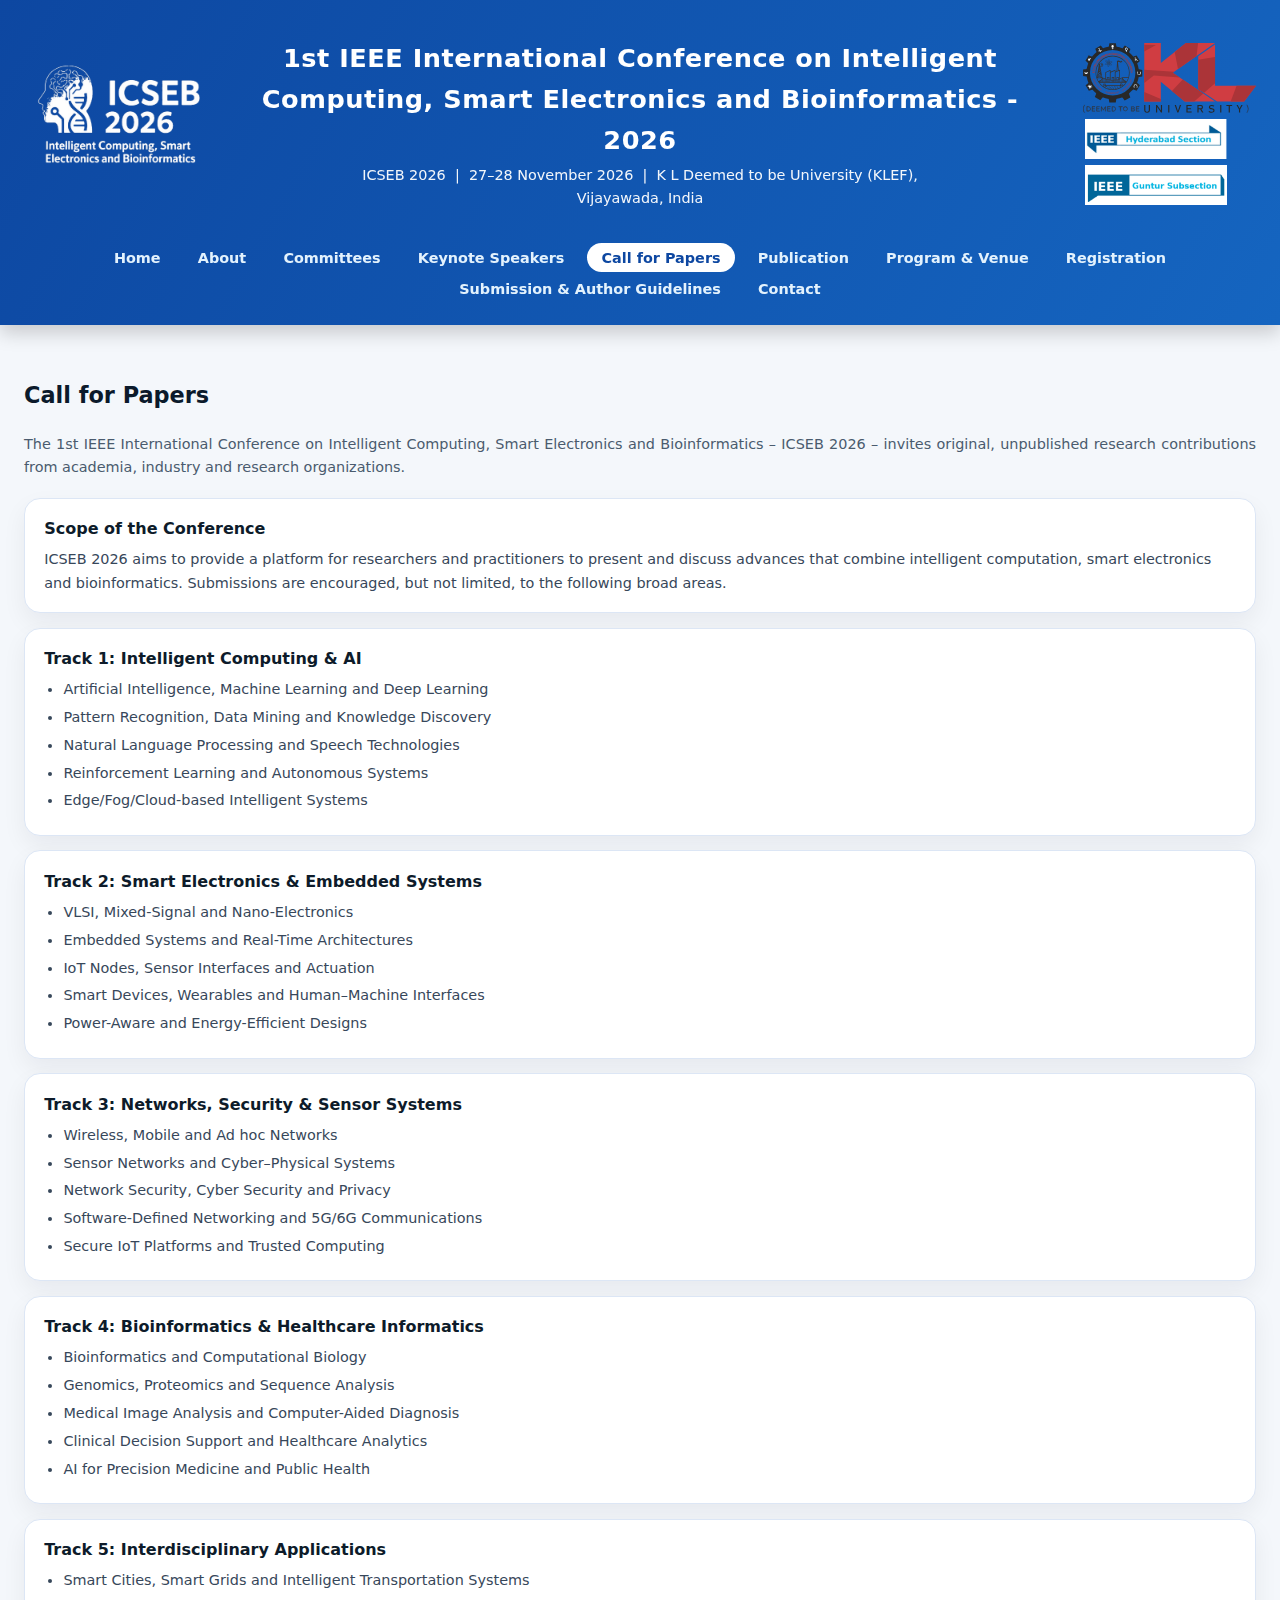
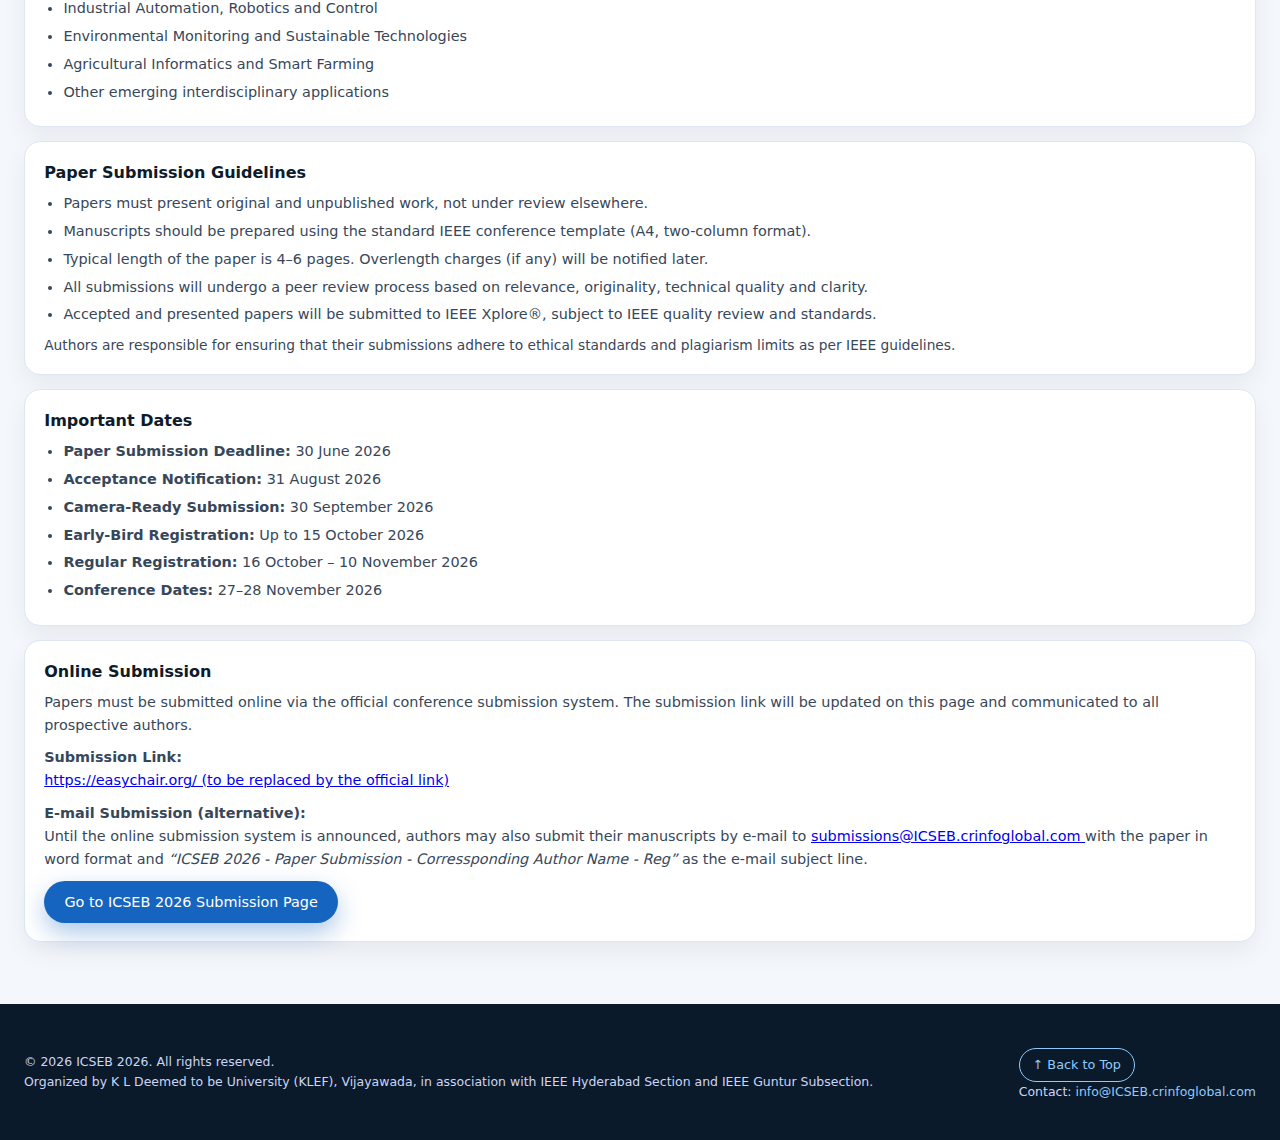
<file: cfp.html>
<!DOCTYPE html>
<html lang="en">
<head>
  <meta charset="UTF-8" />
  <title>ICSEB 2026 – Call for Papers</title>
  <meta name="viewport" content="width=device-width, initial-scale=1" />
  <link rel="stylesheet" href="styles.css" />
</head>
<body>
<div class="page-wrapper" id="top">


  <!-- Header include -->
  <div id="header-placeholder"></div>

  <main class="main-content">
    <div class="container">
      <h2 class="section-heading">Call for Papers</h2>
      <p class="section-subtitle">
        The 1st IEEE International Conference on  Intelligent
        Computing, Smart Electronics and Bioinformatics – ICSEB 2026 – invites
        original, unpublished research contributions from academia, industry and
        research organizations.
      </p>

      <div class="text-block">
        <h3>Scope of the Conference</h3>
        <p>
          ICSEB 2026 aims to provide a platform for researchers and practitioners to
          present and discuss advances that combine intelligent computation, smart
          electronics and bioinformatics. Submissions are encouraged, but not limited,
          to the following broad areas.
        </p>
      </div>

      <div class="text-block">
        <h3>Track 1: Intelligent Computing &amp; AI</h3>
        <ul class="clean-list">
          <li>Artificial Intelligence, Machine Learning and Deep Learning</li>
          <li>Pattern Recognition, Data Mining and Knowledge Discovery</li>
          <li>Natural Language Processing and Speech Technologies</li>
          <li>Reinforcement Learning and Autonomous Systems</li>
          <li>Edge/Fog/Cloud-based Intelligent Systems</li>
        </ul>
      </div>

      <div class="text-block">
        <h3>Track 2: Smart Electronics &amp; Embedded Systems</h3>
        <ul class="clean-list">
          <li>VLSI, Mixed-Signal and Nano-Electronics</li>
          <li>Embedded Systems and Real-Time Architectures</li>
          <li>IoT Nodes, Sensor Interfaces and Actuation</li>
          <li>Smart Devices, Wearables and Human–Machine Interfaces</li>
          <li>Power-Aware and Energy-Efficient Designs</li>
        </ul>
      </div>

      <div class="text-block">
        <h3>Track 3: Networks, Security &amp; Sensor Systems</h3>
        <ul class="clean-list">
          <li>Wireless, Mobile and Ad hoc Networks</li>
          <li>Sensor Networks and Cyber–Physical Systems</li>
          <li>Network Security, Cyber Security and Privacy</li>
          <li>Software-Defined Networking and 5G/6G Communications</li>
          <li>Secure IoT Platforms and Trusted Computing</li>
        </ul>
      </div>

      <div class="text-block">
        <h3>Track 4: Bioinformatics &amp; Healthcare Informatics</h3>
        <ul class="clean-list">
          <li>Bioinformatics and Computational Biology</li>
          <li>Genomics, Proteomics and Sequence Analysis</li>
          <li>Medical Image Analysis and Computer-Aided Diagnosis</li>
          <li>Clinical Decision Support and Healthcare Analytics</li>
          <li>AI for Precision Medicine and Public Health</li>
        </ul>
      </div>

      <div class="text-block">
        <h3>Track 5: Interdisciplinary Applications</h3>
        <ul class="clean-list">
          <li>Smart Cities, Smart Grids and Intelligent Transportation Systems</li>
          <li>Industrial Automation, Robotics and Control</li>
          <li>Environmental Monitoring and Sustainable Technologies</li>
          <li>Agricultural Informatics and Smart Farming</li>
          <li>Other emerging interdisciplinary applications</li>
        </ul>
      </div>

      <div class="text-block">
        <h3>Paper Submission Guidelines</h3>
        <ul class="clean-list">
          <li>
            Papers must present original and unpublished work, not under review
            elsewhere.
          </li>
          <li>
            Manuscripts should be prepared using the standard IEEE conference
            template (A4, two-column format).
          </li>
          <li>
            Typical length of the paper is 4–6 pages. Overlength charges (if any)
            will be notified later.
          </li>
          <li>
            All submissions will undergo a peer review process based on relevance,
            originality, technical quality and clarity.
          </li>
          <li>
            Accepted and presented papers will be submitted to IEEE Xplore&reg;,
            subject to IEEE quality review and standards.
          </li>
        </ul>
        <p style="margin-top:0.5rem;font-size:0.86rem;">
          Authors are responsible for ensuring that their submissions adhere to
          ethical standards and plagiarism limits as per IEEE guidelines.
        </p>
      </div>

      <div class="text-block">
  <h3>Important Dates</h3>
  <ul class="clean-list">
    <li><strong>Paper Submission Deadline:</strong> 30 June 2026</li>
    <li><strong>Acceptance Notification:</strong> 31 August 2026</li>
    <li><strong>Camera-Ready Submission:</strong> 30 September 2026</li>
    <li><strong>Early-Bird Registration:</strong> Up to 15 October 2026</li>
    <li><strong>Regular Registration:</strong> 16 October – 10 November 2026</li>
    <li><strong>Conference Dates:</strong> 27–28 November 2026</li>
  </ul>
</div>


      <div class="text-block">
        <h3>Online Submission</h3>
        <p>
          Papers must be submitted online via the official conference submission system.
          The submission link will be updated on this page and communicated to all
          prospective authors.
        </p>
        <p style="margin-top:0.6rem;">
          <strong>Submission Link:</strong><br />
          <a href="https://easychair.org/" target="_blank" rel="noopener" class="email">
            https://easychair.org/ (to be replaced by the official link)
          </a>
        </p>
        <p style="margin-top:0.6rem;">
    <strong>E-mail Submission (alternative):</strong><br />
    Until the online submission system is announced, authors may also submit their
    manuscripts by e-mail to
    <a href="mailto:submissions@ICSEB.crinfoglobal.com" class="email">
      submissions@ICSEB.crinfoglobal.com
    </a>
    with the paper in word format and <em>“ICSEB 2026 - Paper Submission - Corressponding Author Name - Reg”</em> as the
    e-mail subject line.
  </p>
  <!-- 🔹 End e-mail block -->
        <p style="margin-top:0.6rem;">
          <a href="submission.html" class="btn btn-primary">
            Go to ICSEB 2026 Submission Page
          </a>
        </p>
      </div>

    </div>
  </main>

  <!-- Footer include -->
  <div id="footer-placeholder"></div>

</div>

<script>
  function loadPartial(id, file, onLoad) {
    fetch(file)
      .then(r => r.text())
      .then(html => {
        document.getElementById(id).innerHTML = html;
        if (onLoad) onLoad();
      });
  }
  function setActiveNav(pageClass) {
    const link = document.querySelector(".main-nav a.nav-" + pageClass);
    if (link) link.classList.add("active");
  }
  loadPartial("header-placeholder", "header.html", () => setActiveNav("cfp"));
  loadPartial("footer-placeholder", "footer.html");
</script>
</body>
</html>
</file>
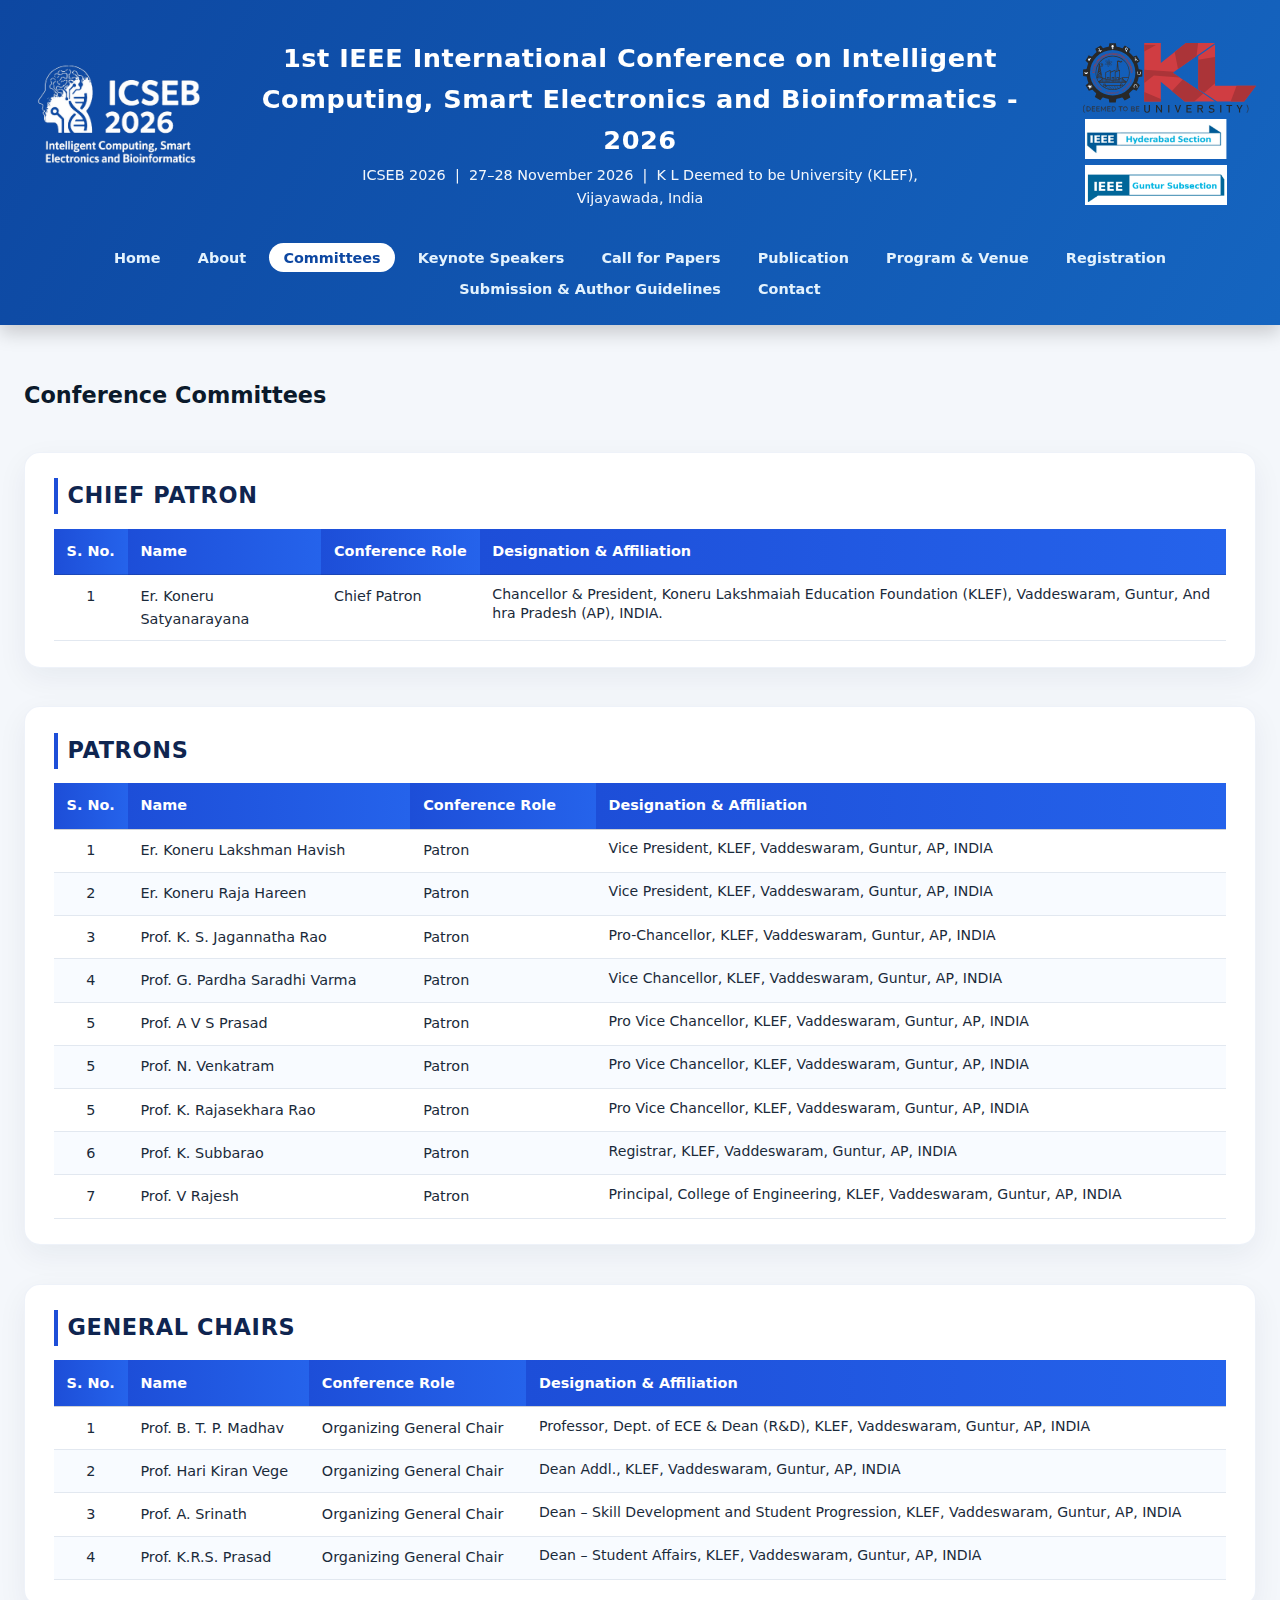
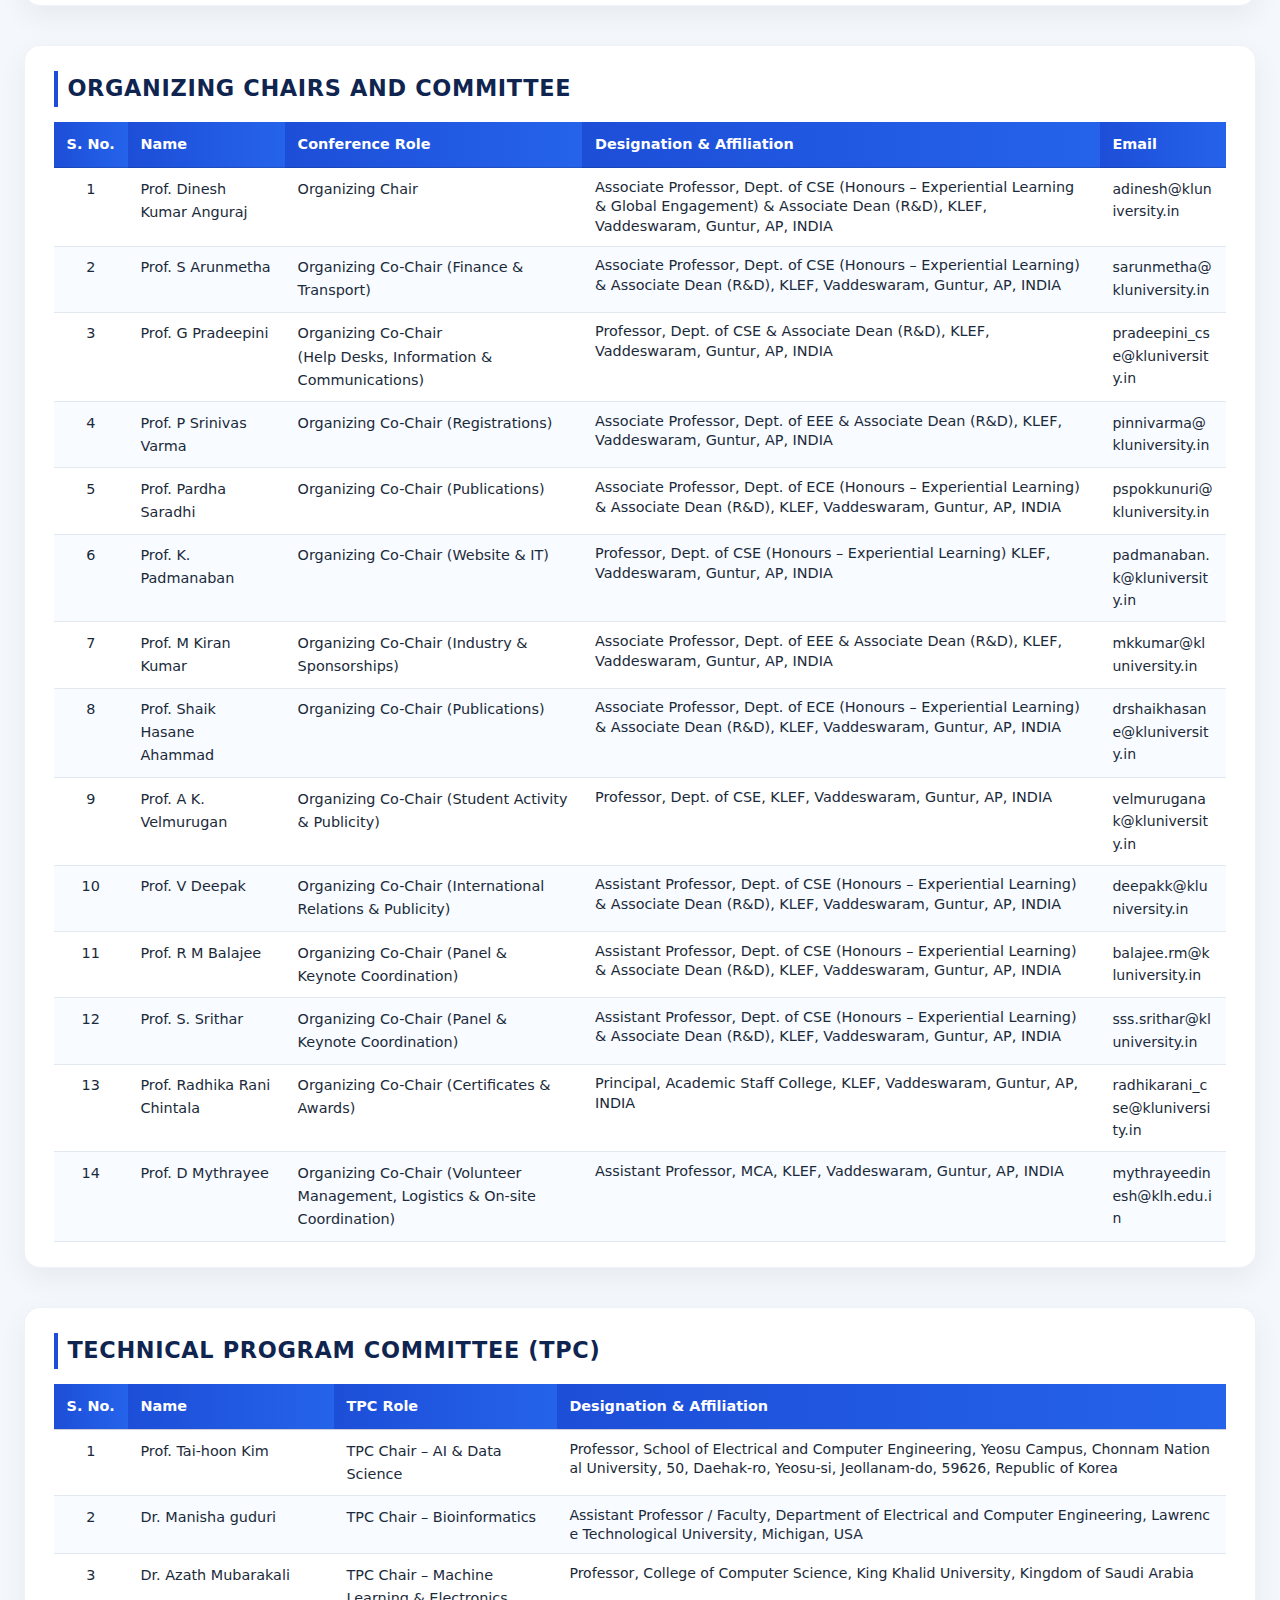
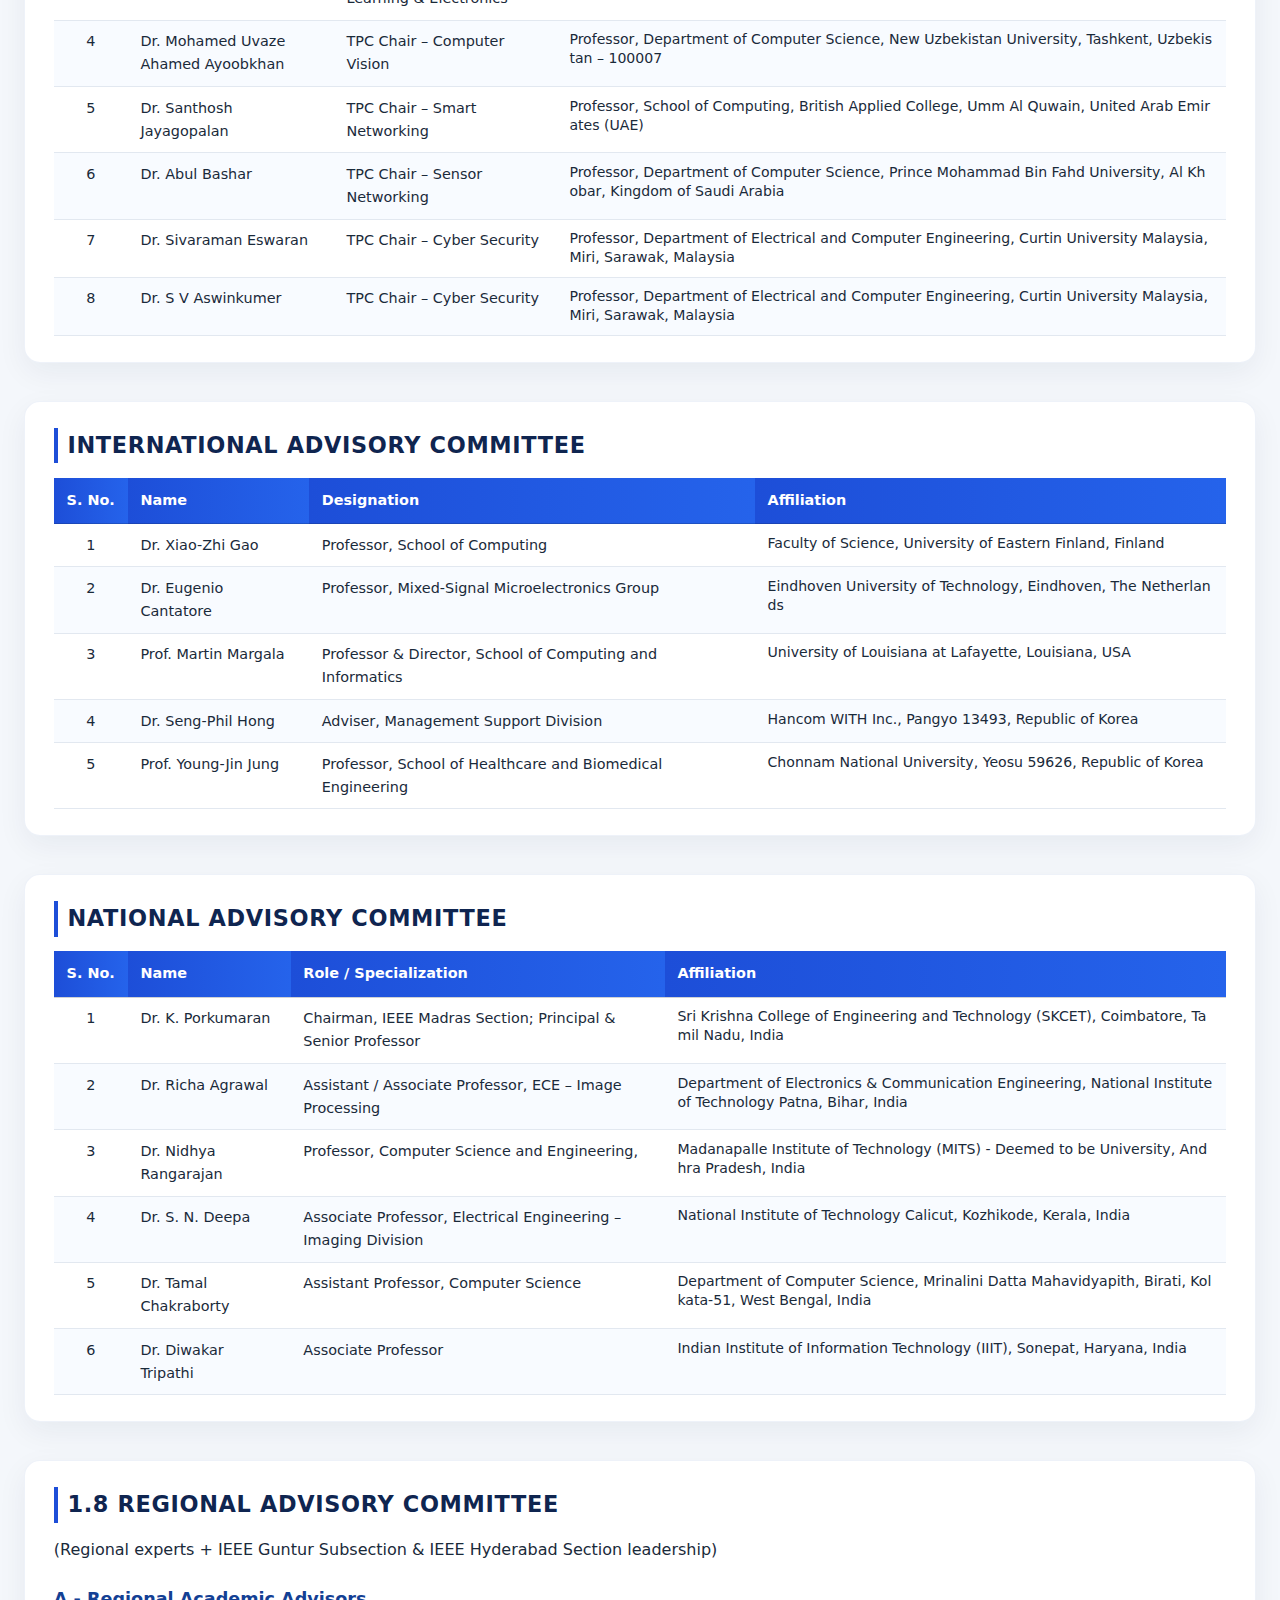
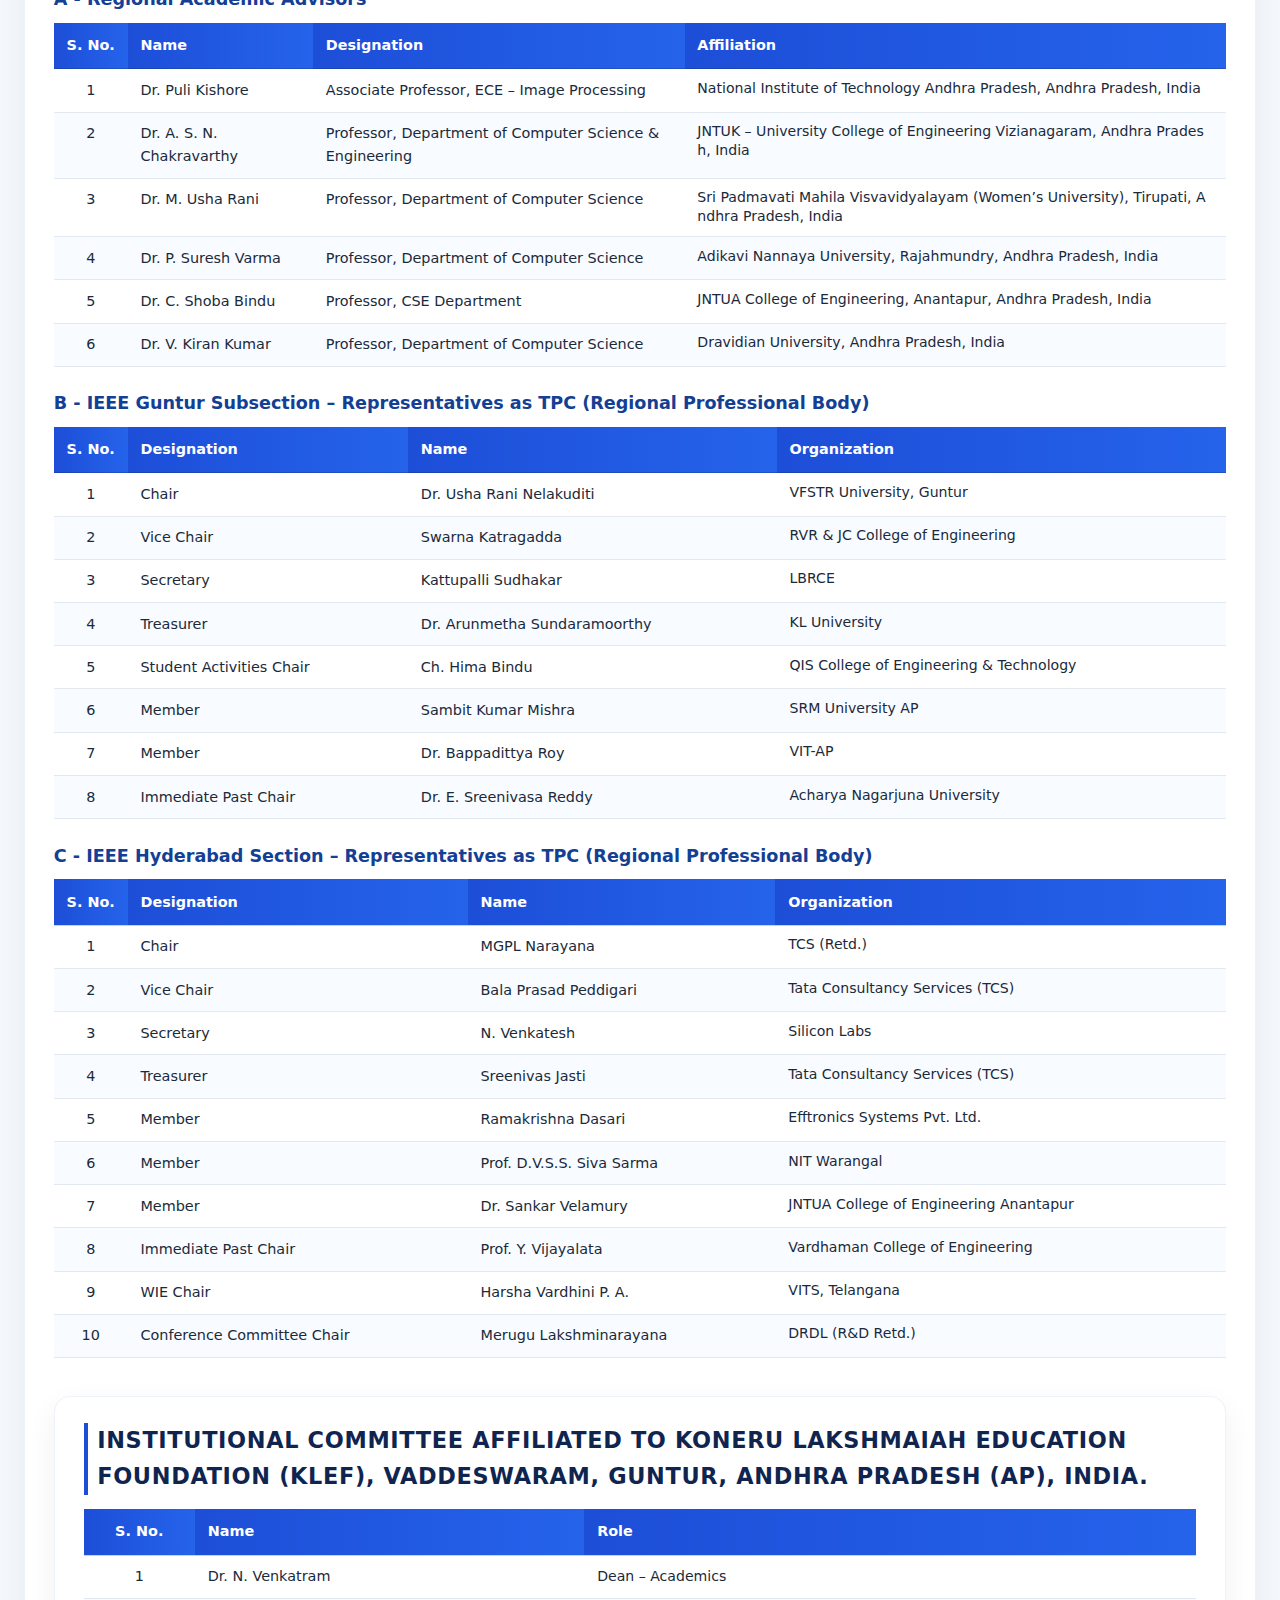
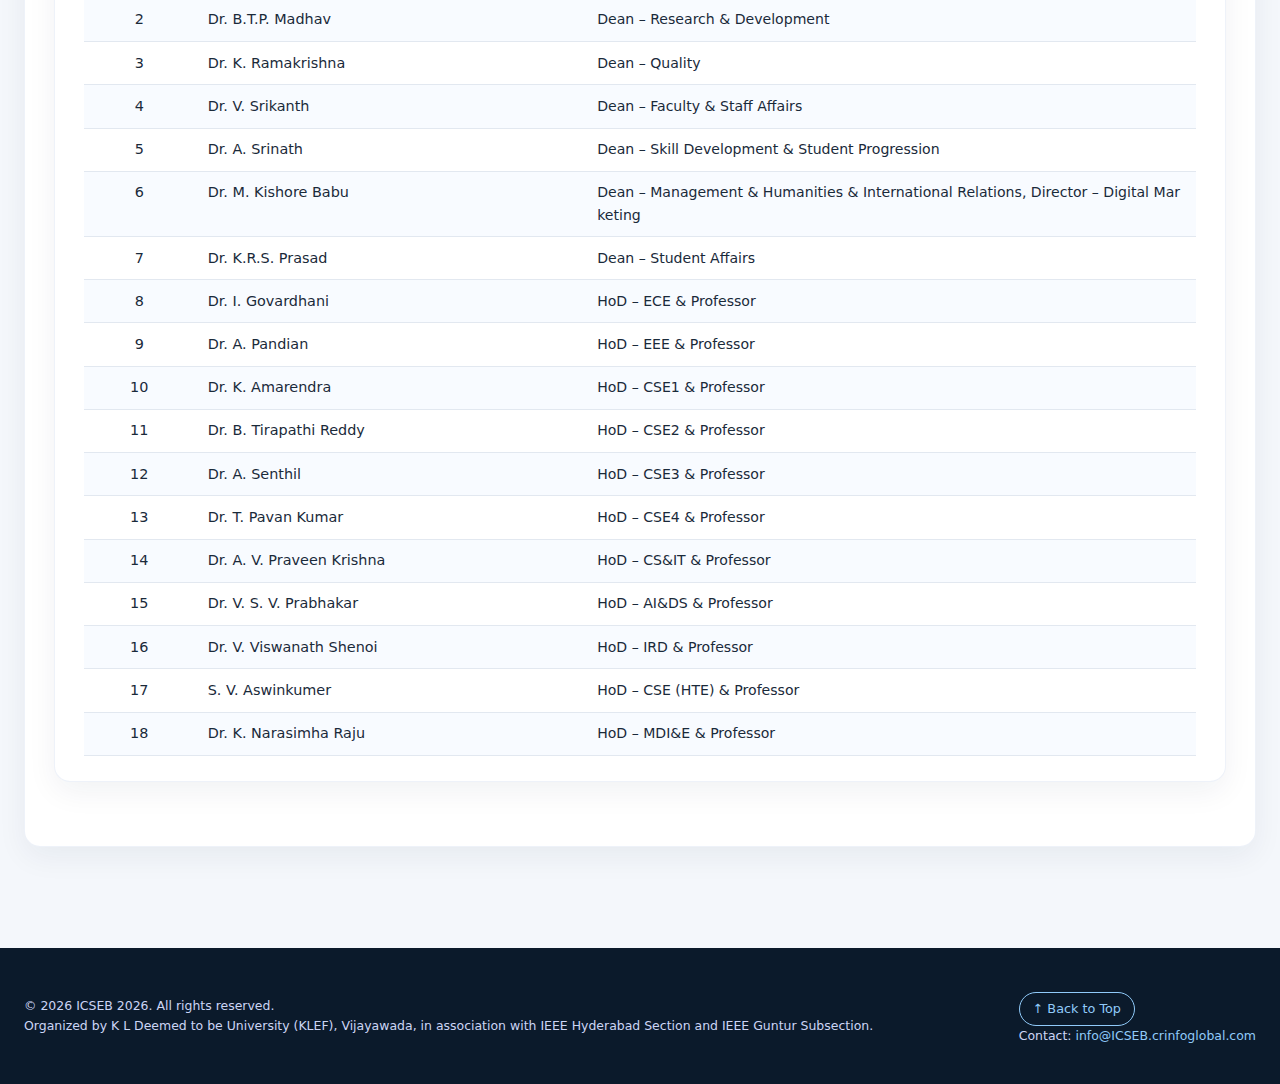
<file: committees.html>
<!DOCTYPE html>
<html lang="en">
<head>
  <meta charset="UTF-8" />
  <title>ICSEB 2026 – Conference Committees</title>
  <meta name="viewport" content="width=device-width, initial-scale=1" />
  <link rel="stylesheet" href="styles.css" />
</head>
<body>
<div class="page-wrapper" id="top">


  <!-- HEADER -->
  <div id="header-placeholder"></div>

  <main class="main-content">
    <div class="container">

      <h1 class="section-heading">Conference Committees</h1>

      <!-- =============== 1.1 Chief Patron =============== -->
      <section class="committee-section">
        <h2>Chief Patron</h2>
        <table class="committee-table" width="100%">
          <thead>
            <tr>
              <th>S. No.</th>
              <th>Name</th>
              <th>Conference Role</th>
              <th>Designation &amp; Affiliation</th>
            </tr>
          </thead>
          <tbody>
            <tr>
              <td>1</td>
              <td>Er. Koneru Satyanarayana</td>
              <td>Chief Patron</td>
              <td>Chancellor &amp; President, Koneru Lakshmaiah Education Foundation (KLEF), Vaddeswaram, Guntur, Andhra Pradesh (AP), INDIA.</td>
            </tr>
          </tbody>
        </table>
      </section>

      <!-- =============== 1.2 Patrons =============== -->
      <section class="committee-section">
        <h2>Patrons</h2>
        <table class="committee-table" width="100%">
          <thead>
            <tr>
              <th>S. No.</th>
              <th>Name</th>
              <th>Conference Role</th>
              <th>Designation &amp; Affiliation</th>
            </tr>
          </thead>
          <tbody>
            <tr>
              <td>1</td>
              <td>Er. Koneru Lakshman Havish</td>
              <td>Patron</td>
              <td>Vice President, KLEF, Vaddeswaram, Guntur, AP, INDIA</td>
            </tr>
            <tr>
              <td>2</td>
              <td>Er. Koneru Raja Hareen</td>
              <td>Patron</td>
              <td>Vice President, KLEF, Vaddeswaram, Guntur, AP, INDIA</td>
            </tr>
            <tr>
              <td>3</td>
              <td>Prof. K. S. Jagannatha Rao</td>
              <td>Patron</td>
              <td>Pro-Chancellor, KLEF, Vaddeswaram, Guntur, AP, INDIA</td>
            </tr>
            <tr>
              <td>4</td>
              <td>Prof. G. Pardha Saradhi Varma</td>
              <td>Patron</td>
              <td>Vice Chancellor, KLEF, Vaddeswaram, Guntur, AP, INDIA</td>
            </tr>
            <tr>
              <td>5</td>
              <td>Prof. A V S Prasad</td>
              <td>Patron</td>
              <td>Pro Vice Chancellor, KLEF, Vaddeswaram, Guntur, AP, INDIA</td>
            </tr>
            <tr>
              <td>5</td>
              <td>Prof. N. Venkatram</td>
              <td>Patron</td>
              <td>Pro Vice Chancellor, KLEF, Vaddeswaram, Guntur, AP, INDIA</td>
            </tr>
            <tr>
              <td>5</td>
              <td>Prof. K. Rajasekhara Rao</td>
              <td>Patron</td>
              <td>Pro Vice Chancellor, KLEF, Vaddeswaram, Guntur, AP, INDIA</td>
            </tr>
            <tr>
              <td>6</td>
              <td>Prof. K. Subbarao</td>
              <td>Patron</td>
              <td>Registrar, KLEF, Vaddeswaram, Guntur, AP, INDIA</td>
            </tr>
            <tr>
              <td>7</td>
              <td>Prof. V Rajesh</td>
              <td>Patron</td>
              <td>Principal, College of Engineering, KLEF, Vaddeswaram, Guntur, AP, INDIA</td>
            </tr>
          </tbody>
        </table>
      </section>

      <!-- =============== 1.3 General Chairs =============== -->
      <section class="committee-section">
        <h2>General Chairs</h2>
        <table class="committee-table" width="100%">
          <thead>
            <tr>
              <th>S. No.</th>
              <th>Name</th>
              <th>Conference Role</th>
              <th>Designation &amp; Affiliation</th>
            </tr>
          </thead>
          <tbody>
            <tr>
              <td>1</td>
              <td>Prof. B. T. P. Madhav</td>
              <td>Organizing General Chair</td>
              <td>Professor, Dept. of ECE &amp; Dean (R&amp;D), KLEF, Vaddeswaram, Guntur, AP, INDIA</td>
            </tr>
            <tr>
              <td>2</td>
              <td>Prof. Hari Kiran Vege</td>
              <td>Organizing General Chair</td>
              <td>Dean Addl., KLEF, Vaddeswaram, Guntur, AP, INDIA</td>
            </tr>
            <tr>
              <td>3</td>
              <td>Prof. A. Srinath</td>
              <td>Organizing General Chair</td>
              <td>Dean – Skill Development and Student Progression, KLEF, Vaddeswaram, Guntur, AP, INDIA</td>
            </tr>
            <tr>
              <td>4</td>
              <td>Prof. K.R.S. Prasad</td>
              <td>Organizing General Chair</td>
              <td>Dean – Student Affairs, KLEF, Vaddeswaram, Guntur, AP, INDIA</td>
            </tr>
          </tbody>
        </table>
      </section>

      <!-- =============== 1.4 Organizing Chairs and Committee =============== -->
      <section class="committee-section">
        <h2>Organizing Chairs and Committee</h2>
        <table class="committee-table" width="100%">
          <thead>
            <tr>
              <th>S. No.</th>
              <th>Name</th>
              <th>Conference Role</th>
              <th>Designation &amp; Affiliation</th>
              <th>Email</th>
            </tr>
          </thead>
          <tbody>
            <tr>
              <td>1</td>
              <td>Prof. Dinesh Kumar Anguraj</td>
              <td>Organizing Chair</td>
              <td>Associate Professor, Dept. of CSE (Honours – Experiential Learning &amp; Global Engagement) &amp; Associate Dean (R&amp;D), KLEF, Vaddeswaram, Guntur, AP, INDIA</td>
              <td>adinesh@kluniversity.in</td>
            </tr>
            <tr>
              <td>2</td>
              <td>Prof. S Arunmetha</td>
              <td>Organizing Co-Chair (Finance &amp; Transport)</td>
              <td>Associate Professor, Dept. of CSE (Honours – Experiential Learning) &amp; Associate Dean (R&amp;D), KLEF, Vaddeswaram, Guntur, AP, INDIA</td>
              <td>sarunmetha@kluniversity.in</td>
            </tr>
            <tr>
              <td>3</td>
              <td>Prof. G Pradeepini</td>
              <td>Organizing Co-Chair<br />(Help Desks, Information &amp; Communications)</td>
              <td>Professor, Dept. of CSE &amp; Associate Dean (R&amp;D), KLEF, Vaddeswaram, Guntur, AP, INDIA</td>
              <td>pradeepini_cse@kluniversity.in</td>
            </tr>
            <tr>
              <td>4</td>
              <td>Prof. P Srinivas Varma</td>
              <td>Organizing Co-Chair (Registrations)</td>
              <td>Associate Professor, Dept. of EEE &amp; Associate Dean (R&amp;D), KLEF, Vaddeswaram, Guntur, AP, INDIA</td>
              <td>pinnivarma@kluniversity.in</td>
            </tr>
            <tr>
              <td>5</td>
              <td>Prof. Pardha Saradhi</td>
              <td>Organizing Co-Chair (Publications)</td>
              <td>Associate Professor, Dept. of ECE (Honours – Experiential Learning) &amp; Associate Dean (R&amp;D), KLEF, Vaddeswaram, Guntur, AP, INDIA</td>
              <td>pspokkunuri@kluniversity.in</td>
            </tr>
            <tr>
              <td>6</td>
              <td>Prof. K. Padmanaban</td>
              <td>Organizing Co-Chair (Website &amp; IT)</td>
              <td>Professor, Dept. of CSE (Honours – Experiential Learning) KLEF, Vaddeswaram, Guntur, AP, INDIA</td>
              <td>padmanaban.k@kluniversity.in</td>
            </tr>
            <tr>
              <td>7</td>
              <td>Prof. M Kiran Kumar</td>
              <td>Organizing Co-Chair (Industry &amp; Sponsorships)</td>
              <td>Associate Professor, Dept. of EEE &amp; Associate Dean (R&amp;D), KLEF, Vaddeswaram, Guntur, AP, INDIA</td>
              <td>mkkumar@kluniversity.in</td>
            </tr>
            <tr>
              <td>8</td>
              <td>Prof. Shaik Hasane Ahammad</td>
              <td>Organizing Co-Chair (Publications)</td>
              <td>Associate Professor, Dept. of ECE (Honours – Experiential Learning) &amp; Associate Dean (R&amp;D), KLEF, Vaddeswaram, Guntur, AP, INDIA</td>
              <td>drshaikhasane@kluniversity.in</td>
            </tr>
            <tr>
              <td>9</td>
              <td>Prof. A K. Velmurugan</td>
              <td>Organizing Co-Chair (Student Activity &amp; Publicity)</td>
              <td>Professor, Dept. of CSE,  KLEF, Vaddeswaram, Guntur, AP, INDIA</td>
              <td>velmuruganak@kluniversity.in</td>
            </tr>
            <tr>
              <td>10</td>
              <td>Prof. V Deepak</td>
              <td>Organizing Co-Chair (International Relations &amp; Publicity)</td>
              <td>Assistant Professor, Dept. of CSE (Honours – Experiential Learning) &amp; Associate Dean (R&amp;D), KLEF, Vaddeswaram, Guntur, AP, INDIA</td>
              <td>deepakk@kluniversity.in</td>
            </tr>
            <tr>
              <td>11</td>
              <td>Prof. R M Balajee</td>
              <td>Organizing Co-Chair (Panel &amp; Keynote Coordination)</td>
              <td>Assistant Professor, Dept. of CSE (Honours – Experiential Learning) &amp; Associate Dean (R&amp;D), KLEF, Vaddeswaram, Guntur, AP, INDIA</td>
              <td>balajee.rm@kluniversity.in</td>
            </tr>
            <tr>
              <td>12</td>
              <td>Prof. S. Srithar</td>
              <td>Organizing Co-Chair (Panel &amp; Keynote Coordination)</td>
              <td>Assistant Professor, Dept. of CSE (Honours – Experiential Learning) &amp; Associate Dean (R&amp;D), KLEF, Vaddeswaram, Guntur, AP, INDIA</td>
              <td>sss.srithar@kluniversity.in</td>
            </tr>
            <tr>
              <td>13</td>
              <td>Prof. Radhika Rani Chintala</td>
              <td>Organizing Co-Chair (Certificates &amp; Awards)</td>
              <td>Principal, Academic Staff College, KLEF, Vaddeswaram, Guntur, AP, INDIA</td>
              <td>radhikarani_cse@kluniversity.in</td>
            </tr>
            <tr>
              <td>14</td>
              <td>Prof. D Mythrayee</td>
              <td>Organizing Co-Chair (Volunteer Management, Logistics &amp; On-site Coordination)</td>
              <td>Assistant Professor, MCA, KLEF, Vaddeswaram, Guntur, AP, INDIA</td>
              <td>mythrayeedinesh@klh.edu.in</td>
            </tr>
          </tbody>
        </table>
      </section>

      <!-- =============== 1.5 Technical Program Committee (TPC) =============== -->
      <section class="committee-section">
        <h2>Technical Program Committee (TPC)</h2>
        <table class="committee-table" width="100%">
          <thead>
            <tr>
              <th>S. No.</th>
              <th>Name</th>
              <th>TPC Role</th>
              <th>Designation &amp; Affiliation</th>
            </tr>
          </thead>
          <tbody>
            <tr>
              <td>1</td>
              <td>Prof. Tai-hoon Kim</td>
              <td>TPC Chair – AI &amp; Data Science</td>
              <td>Professor, School of Electrical and Computer Engineering, Yeosu Campus, Chonnam National University, 50, Daehak-ro, Yeosu-si, Jeollanam-do, 59626, Republic of Korea</td>
            </tr>
            <tr>
              <td>2</td>
              <td>Dr. Manisha guduri</td>
              <td>TPC Chair – Bioinformatics</td>
              <td>Assistant Professor / Faculty, Department of Electrical and Computer Engineering, Lawrence Technological University, Michigan, USA</td>
            </tr>
            <tr>
              <td>3</td>
              <td>Dr. Azath Mubarakali</td>
              <td>TPC Chair – Machine Learning &amp; Electronics</td>
              <td>Professor, College of Computer Science, King Khalid University, Kingdom of Saudi Arabia</td>
            </tr>
            <tr>
              <td>4</td>
              <td>Dr. Mohamed Uvaze Ahamed Ayoobkhan</td>
              <td>TPC Chair – Computer Vision</td>
              <td>Professor, Department of Computer Science, New Uzbekistan University, Tashkent, Uzbekistan – 100007</td>
            </tr>
            <tr>
              <td>5</td>
              <td>Dr. Santhosh Jayagopalan</td>
              <td>TPC Chair – Smart Networking</td>
              <td>Professor, School of Computing, British Applied College, Umm Al Quwain, United Arab Emirates (UAE)</td>
            </tr>
            <tr>
              <td>6</td>
              <td>Dr. Abul Bashar</td>
              <td>TPC Chair – Sensor Networking</td>
              <td>Professor, Department of Computer Science, Prince Mohammad Bin Fahd University, Al Khobar, Kingdom of Saudi Arabia</td>
            </tr>
            <tr>
              <td>7</td>
              <td>Dr. Sivaraman Eswaran</td>
              <td>TPC Chair – Cyber Security</td>
              <td>Professor, Department of Electrical and Computer Engineering, Curtin University Malaysia, Miri, Sarawak, Malaysia</td>
            </tr>
            <tr>
              <td>8</td>
              <td>Dr. S V Aswinkumer</td>
              <td>TPC Chair – Cyber Security</td>
              <td>Professor, Department of Electrical and Computer Engineering, Curtin University Malaysia, Miri, Sarawak, Malaysia</td>
            </tr>
          </tbody>
        </table>
      </section>

      <!-- =============== 1.6 International Advisory Committee =============== -->
      <section class="committee-section">
        <h2>International Advisory Committee</h2>
        <table class="committee-table" width="100%">
          <thead>
            <tr>
              <th>S. No.</th>
              <th>Name</th>
              <th>Designation</th>
              <th>Affiliation</th>
            </tr>
          </thead>
          <tbody>
            <tr>
              <td>1</td>
              <td>Dr. Xiao-Zhi Gao</td>
              <td>Professor, School of Computing</td>
              <td>Faculty of Science, University of Eastern Finland, Finland</td>
            </tr>
            <tr>
              <td>2</td>
              <td>Dr. Eugenio Cantatore</td>
              <td>Professor, Mixed-Signal Microelectronics Group</td>
              <td>Eindhoven University of Technology, Eindhoven, The Netherlands</td>
            </tr>
            <tr>
              <td>3</td>
              <td>Prof. Martin Margala</td>
              <td>Professor &amp; Director, School of Computing and Informatics</td>
              <td>University of Louisiana at Lafayette, Louisiana, USA</td>
            </tr>
            <tr>
              <td>4</td>
              <td>Dr. Seng-Phil Hong</td>
              <td>Adviser, Management Support Division</td>
              <td>Hancom WITH Inc., Pangyo 13493, Republic of Korea</td>
            </tr>
            <tr>
              <td>5</td>
              <td>Prof. Young-Jin Jung</td>
              <td>Professor, School of Healthcare and Biomedical Engineering</td>
              <td>Chonnam National University, Yeosu 59626, Republic of Korea</td>
            </tr>
          </tbody>
        </table>
      </section>

      <!-- =============== 1.7 National Advisory Committee =============== -->
      <section class="committee-section">
        <h2>National Advisory Committee</h2>
        <table class="committee-table" width="100%">
          <thead>
            <tr>
              <th>S. No.</th>
              <th>Name</th>
              <th>Role / Specialization</th>
              <th>Affiliation</th>
            </tr>
          </thead>
          <tbody>
            <tr>
              <td>1</td>
              <td>Dr. K. Porkumaran</td>
              <td>Chairman, IEEE Madras Section; Principal &amp; Senior Professor</td>
              <td>Sri Krishna College of Engineering and Technology (SKCET), Coimbatore, Tamil Nadu, India</td>
            </tr>
            <tr>
              <td>2</td>
              <td>Dr. Richa Agrawal</td>
              <td>Assistant / Associate Professor, ECE – Image Processing</td>
              <td>Department of Electronics &amp; Communication Engineering, National Institute of Technology Patna, Bihar, India</td>
            </tr>
              <tr>
              <td>3</td>
              <td>Dr. Nidhya Rangarajan</td>
              <td>Professor, Computer Science and Engineering,</td>
              <td>Madanapalle Institute of Technology (MITS) - Deemed to be University, Andhra Pradesh, India</td>
            </tr>
            <tr>
              <td>4</td>
              <td>Dr. S. N. Deepa</td>
              <td>Associate Professor, Electrical Engineering – Imaging Division</td>
              <td>National Institute of Technology Calicut, Kozhikode, Kerala, India</td>
            </tr>
            <tr>
              <td>5</td>
              <td>Dr. Tamal Chakraborty</td>
              <td>Assistant Professor, Computer Science</td>
              <td>Department of Computer Science, Mrinalini Datta Mahavidyapith, Birati, Kolkata-51, West Bengal, India</td>
            </tr>
            <tr>
              <td>6</td>
              <td>Dr. Diwakar Tripathi</td>
              <td>Associate Professor</td>
              <td>Indian Institute of Information Technology (IIIT), Sonepat, Haryana, India</td>
            </tr>
          </tbody>
        </table>
      </section>

      <!-- =============== 1.8 Regional Advisory Committee =============== -->
      <section class="committee-section">
        <h2>1.8 Regional Advisory Committee</h2>
        <p>(Regional experts + IEEE Guntur Subsection &amp; IEEE Hyderabad Section leadership)</p>

        <!-- 1.8.1 Regional Academic Advisors -->
        <h3>A - Regional Academic Advisors</h3>
        <table class="committee-table" width="100%">
          <thead>
            <tr>
              <th>S. No.</th>
              <th>Name</th>
              <th>Designation</th>
              <th>Affiliation</th>
            </tr>
          </thead>
          <tbody>
            <tr>
              <td>1</td>
              <td>Dr. Puli Kishore</td>
              <td>Associate Professor, ECE – Image Processing</td>
              <td>National Institute of Technology Andhra Pradesh, Andhra Pradesh, India</td>
            </tr>
            <tr>
              <td>2</td>
              <td>Dr. A. S. N. Chakravarthy</td>
              <td>Professor, Department of Computer Science &amp; Engineering</td>
              <td>JNTUK – University College of Engineering Vizianagaram, Andhra Pradesh, India</td>
            </tr>
            <tr>
              <td>3</td>
              <td>Dr. M. Usha Rani</td>
              <td>Professor, Department of Computer Science</td>
              <td>Sri Padmavati Mahila Visvavidyalayam (Women’s University), Tirupati, Andhra Pradesh, India</td>
            </tr>
            <tr>
              <td>4</td>
              <td>Dr. P. Suresh Varma</td>
              <td>Professor, Department of Computer Science</td>
              <td>Adikavi Nannaya University, Rajahmundry, Andhra Pradesh, India</td>
            </tr>
            <tr>
              <td>5</td>
              <td>Dr. C. Shoba Bindu</td>
              <td>Professor, CSE Department</td>
              <td>JNTUA College of Engineering, Anantapur, Andhra Pradesh, India</td>
            </tr>
            <tr>
              <td>6</td>
              <td>Dr. V. Kiran Kumar</td>
              <td>Professor, Department of Computer Science</td>
              <td>Dravidian University, Andhra Pradesh, India</td>
            </tr>
          </tbody>
        </table>

        <!-- 1.8.2 IEEE Guntur Subsection – Representatives as TPC -->
        <h3>B - IEEE Guntur Subsection – Representatives as TPC (Regional Professional Body)</h3>
        <table class="committee-table" width="100%">
          <thead>
            <tr>
              <th>S. No.</th>
              <th>Designation</th>
              <th>Name</th>
              <th>Organization</th>
            </tr>
          </thead>
          <tbody>
            <tr>
              <td>1</td>
              <td>Chair</td>
              <td>Dr. Usha Rani Nelakuditi</td>
              <td>VFSTR University, Guntur</td>
            </tr>
            <tr>
              <td>2</td>
              <td>Vice Chair</td>
              <td>Swarna Katragadda</td>
              <td>RVR &amp; JC College of Engineering</td>
            </tr>
            <tr>
              <td>3</td>
              <td>Secretary</td>
              <td>Kattupalli Sudhakar</td>
              <td>LBRCE</td>
            </tr>
            <tr>
              <td>4</td>
              <td>Treasurer</td>
              <td>Dr. Arunmetha Sundaramoorthy</td>
              <td>KL University</td>
            </tr>
            <tr>
              <td>5</td>
              <td>Student Activities Chair</td>
              <td>Ch. Hima Bindu</td>
              <td>QIS College of Engineering &amp; Technology</td>
            </tr>
            <tr>
              <td>6</td>
              <td>Member</td>
              <td>Sambit Kumar Mishra</td>
              <td>SRM University AP</td>
            </tr>
            <tr>
              <td>7</td>
              <td>Member</td>
              <td>Dr. Bappadittya Roy</td>
              <td>VIT-AP</td>
            </tr>
            <tr>
              <td>8</td>
              <td>Immediate Past Chair</td>
              <td>Dr. E. Sreenivasa Reddy</td>
              <td>Acharya Nagarjuna University</td>
            </tr>
          </tbody>
        </table>

        <!-- 1.8.3 IEEE Hyderabad Section – Representatives as TPC -->
        <h3>C - IEEE Hyderabad Section – Representatives as TPC (Regional Professional Body)</h3>
        <table class="committee-table" width="100%">
          <thead>
            <tr>
              <th>S. No.</th>
              <th>Designation</th>
              <th>Name</th>
              <th>Organization</th>
            </tr>
          </thead>
          <tbody>
            <tr>
              <td>1</td>
              <td>Chair</td>
              <td>MGPL Narayana</td>
              <td>TCS (Retd.)</td>
            </tr>
            <tr>
              <td>2</td>
              <td>Vice Chair</td>
              <td>Bala Prasad Peddigari</td>
              <td>Tata Consultancy Services (TCS)</td>
            </tr>
            <tr>
              <td>3</td>
              <td>Secretary</td>
              <td>N. Venkatesh</td>
              <td>Silicon Labs</td>
            </tr>
            <tr>
              <td>4</td>
              <td>Treasurer</td>
              <td>Sreenivas Jasti</td>
              <td>Tata Consultancy Services (TCS)</td>
            </tr>
            <tr>
              <td>5</td>
              <td>Member</td>
              <td>Ramakrishna Dasari</td>
              <td>Efftronics Systems Pvt. Ltd.</td>
            </tr>
            <tr>
              <td>6</td>
              <td>Member</td>
              <td>Prof. D.V.S.S. Siva Sarma</td>
              <td>NIT Warangal</td>
            </tr>
            <tr>
              <td>7</td>
              <td>Member</td>
              <td>Dr. Sankar Velamury</td>
              <td>JNTUA College of Engineering Anantapur</td>
            </tr>
            <tr>
              <td>8</td>
              <td>Immediate Past Chair</td>
              <td>Prof. Y. Vijayalata</td>
              <td>Vardhaman College of Engineering</td>
            </tr>
            <tr>
              <td>9</td>
              <td>WIE Chair</td>
              <td>Harsha Vardhini P. A.</td>
              <td>VITS, Telangana</td>
            </tr>
            <tr>
              <td>10</td>
              <td>Conference Committee Chair</td>
              <td>Merugu Lakshminarayana</td>
              <td>DRDL (R&amp;D Retd.)</td>
            </tr>
          </tbody>
        </table>

        <!-- =============== 1.9 Institutional Committee =============== -->
<section class="committee-section">
  <h2>Institutional Committee affiliated to Koneru Lakshmaiah Education Foundation (KLEF), Vaddeswaram, Guntur, Andhra Pradesh (AP), INDIA.</h2>

  <table class="committee-table" width="100%">
    <thead>
      <tr>
        <th style="width: 10%;">S. No.</th>
        <th style="width: 35%;">Name</th>
        <th style="width: 55%;">Role</th>
      </tr>
    </thead>
    <tbody>
      <tr>
        <td>1</td>
        <td>Dr. N. Venkatram</td>
        <td>Dean – Academics</td>
      </tr>
      <tr>
        <td>2</td>
        <td>Dr. B.T.P. Madhav</td>
        <td>Dean – Research &amp; Development</td>
      </tr>
      <tr>
        <td>3</td>
        <td>Dr. K. Ramakrishna</td>
        <td>Dean – Quality</td>
      </tr>
      <tr>
        <td>4</td>
        <td>Dr. V. Srikanth</td>
        <td>Dean – Faculty &amp; Staff Affairs</td>
      </tr>
      <tr>
        <td>5</td>
        <td>Dr. A. Srinath</td>
        <td>Dean – Skill Development &amp; Student Progression</td>
      </tr>
      <tr>
        <td>6</td>
        <td>Dr. M. Kishore Babu</td>
        <td>Dean – Management &amp; Humanities &amp; International Relations, Director – Digital Marketing</td>
      </tr>
      <tr>
        <td>7</td>
        <td>Dr. K.R.S. Prasad</td>
        <td>Dean – Student Affairs</td>
      </tr>
      <tr>
        <td>8</td>
        <td>Dr. I. Govardhani</td>
        <td>HoD – ECE &amp; Professor</td>
      </tr>
      <tr>
        <td>9</td>
        <td>Dr. A. Pandian</td>
        <td>HoD – EEE &amp; Professor</td>
      </tr>
      <tr>
        <td>10</td>
        <td>Dr. K. Amarendra</td>
        <td>HoD – CSE1 &amp; Professor</td>
      </tr>
      <tr>
        <td>11</td>
        <td>Dr. B. Tirapathi Reddy</td>
        <td>HoD – CSE2 &amp; Professor</td>
      </tr>
      <tr>
        <td>12</td>
        <td>Dr. A. Senthil</td>
        <td>HoD – CSE3 &amp; Professor</td>
      </tr>
      <tr>
        <td>13</td>
        <td>Dr. T. Pavan Kumar</td>
        <td>HoD – CSE4 &amp; Professor</td>
      </tr>
      <tr>
        <td>14</td>
        <td>Dr. A. V. Praveen Krishna</td>
        <td>HoD – CS&amp;IT &amp; Professor</td>
      </tr>
      <tr>
        <td>15</td>
        <td>Dr. V. S. V. Prabhakar</td>
        <td>HoD – AI&amp;DS &amp; Professor</td>
      </tr>
      <tr>
        <td>16</td>
        <td>Dr. V. Viswanath Shenoi</td>
        <td>HoD – IRD &amp; Professor</td>
      </tr>
      <tr>
        <td>17</td>
        <td>S. V. Aswinkumer</td>
        <td>HoD – CSE (HTE) &amp; Professor</td>
      </tr>
      <tr>
        <td>18</td>
        <td>Dr. K. Narasimha Raju</td>
        <td>HoD – MDI&amp;E &amp; Professor</td>
      </tr>
    </tbody>
  </table>
</section>


    </div>
  </main>

  <!-- FOOTER -->
  <div id="footer-placeholder"></div>

</div>

<!-- JS to load header/footer and set active menu -->
<script>
  function loadPartial(id, file, onLoad) {
    fetch(file)
      .then(function (response) { return response.text(); })
      .then(function (html) {
        document.getElementById(id).innerHTML = html;
        if (typeof onLoad === "function") onLoad();
      })
      .catch(function (err) {
        console.error("Error loading", file, err);
      });
  }

  function setActiveNav(pageClass) {
    var link = document.querySelector(".main-nav a.nav-" + pageClass);
    if (link) link.classList.add("active");
  }

  loadPartial("header-placeholder", "header.html", function () {
    setActiveNav("committees");
  });
  loadPartial("footer-placeholder", "footer.html");
</script>
</body>
</html>
</file>
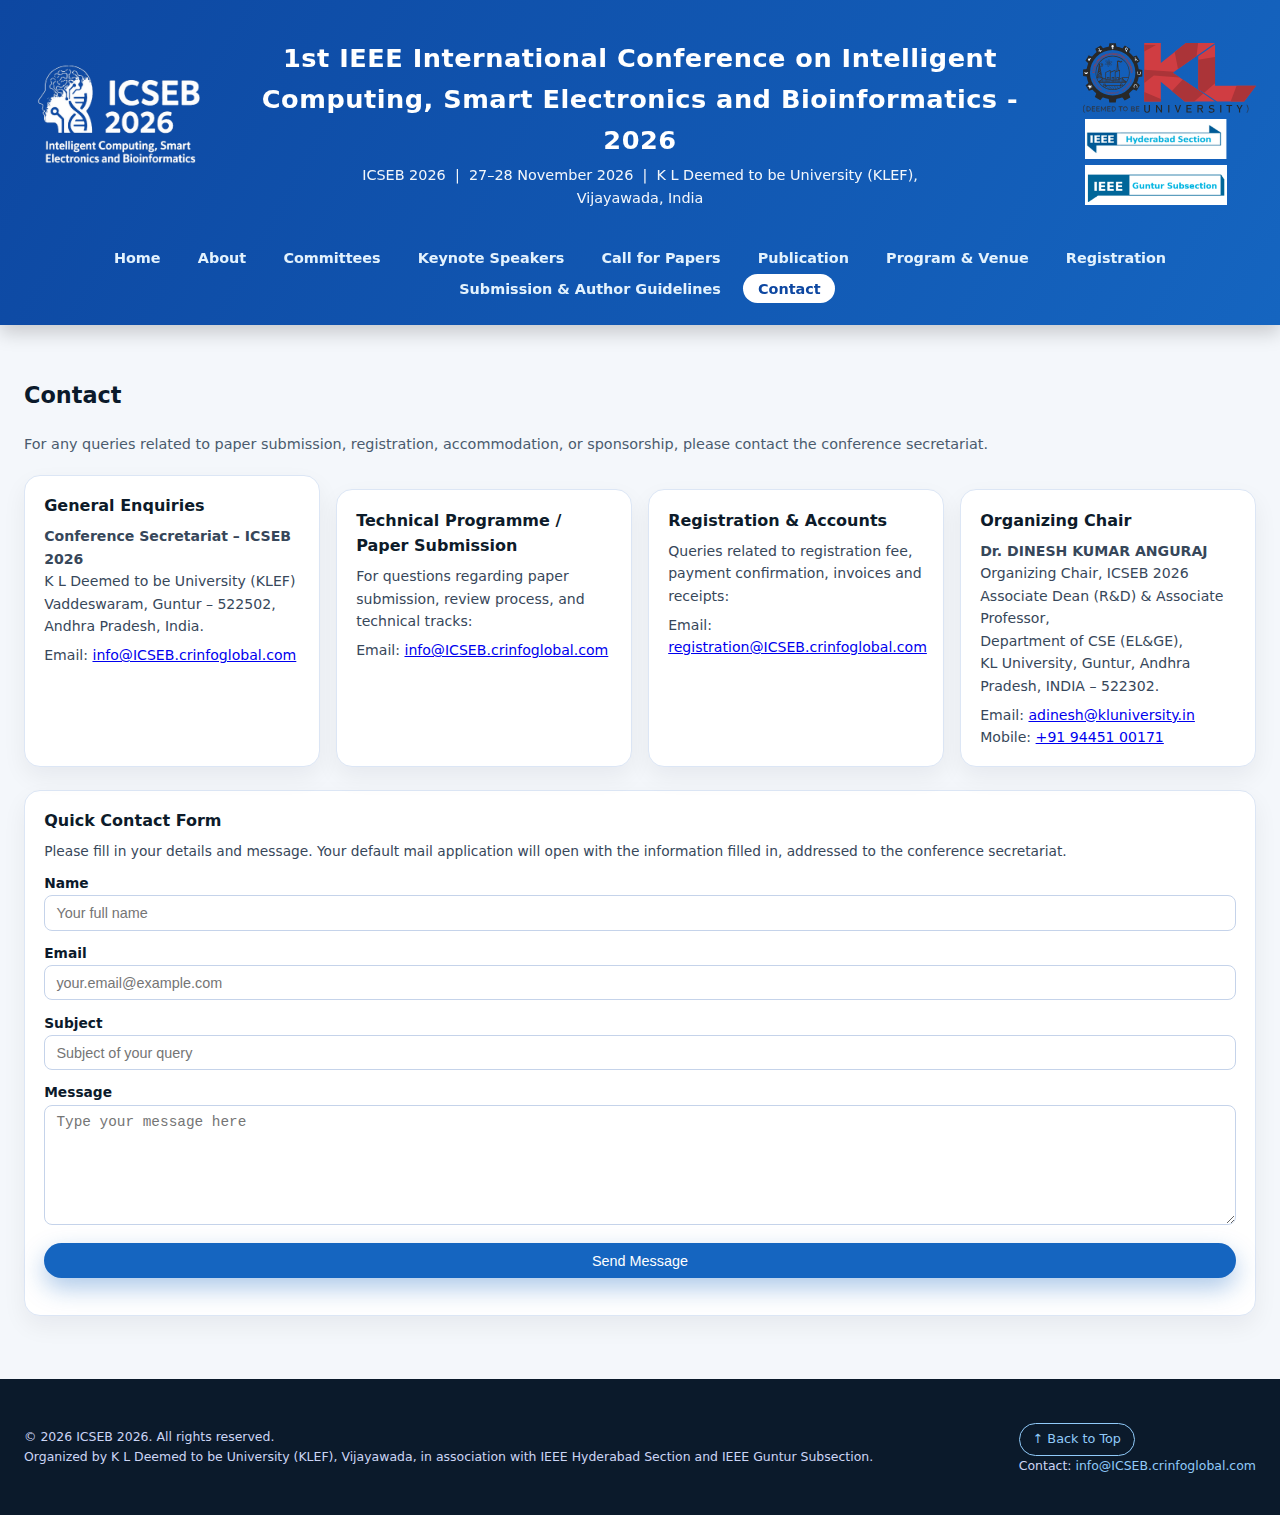
<file: contact.html>
<!DOCTYPE html>
<html lang="en">
<head>
  <meta charset="UTF-8" />
  <title>ICSEB 2026 – Contact</title>
  <meta name="viewport" content="width=device-width, initial-scale=1" />
  <link rel="stylesheet" href="styles.css" />
  <style>
    .contact-grid {
      display: grid;
      grid-template-columns: repeat(auto-fit, minmax(260px, 1fr));
      gap: 1rem;
      margin-top: 1rem;
    }
    .contact-card h3 {
      margin-bottom: 0.4rem;
      font-size: 1rem;
    }
    .contact-card p {
      font-size: 0.88rem;
    }
    .contact-form {
      margin-top: 1.4rem;
    }
    .contact-form form {
      display: grid;
      gap: 0.7rem;
    }
    .contact-form label {
      font-size: 0.86rem;
      font-weight: 600;
      color: #0b1a2b;
    }
    .contact-form input,
    .contact-form textarea {
      width: 100%;
      padding: 0.55rem 0.7rem;
      border-radius: 8px;
      border: 1px solid #c5d3ea;
      font-size: 0.9rem;
    }
    .contact-form textarea {
      min-height: 120px;
      resize: vertical;
    }

    .contact-status {
      margin-top: 0.5rem;
      font-size: 0.85rem;
      color: #1b5e20;
    }
  </style>
</head>
<body>
<div class="page-wrapper" id="top">

  <!-- Header include -->
  <div id="header-placeholder"></div>

  <main class="main-content">
    <div class="container">
      <h2 class="section-heading">Contact</h2>
      <p class="section-subtitle">
        For any queries related to paper submission, registration, accommodation,
        or sponsorship, please contact the conference secretariat.
      </p>

      <div class="contact-grid">
        <div class="text-block contact-card">
          <h3>General Enquiries</h3>
          <p>
            <strong>Conference Secretariat – ICSEB 2026</strong><br />
            K L Deemed to be University (KLEF)<br />
            Vaddeswaram, Guntur – 522502,<br />
            Andhra Pradesh, India.
          </p>
          <p style="margin-top:0.4rem;">
            Email:
            <a href="mailto:info@ICSEB.crinfoglobal.com" class="email">
              info@ICSEB.crinfoglobal.com
            </a><br />
          </p>
        </div>

        <div class="text-block contact-card">
          <h3>Technical Programme / Paper Submission</h3>
          <p>
            For questions regarding paper submission, review process, and
            technical tracks:
          </p>
          <p style="margin-top:0.4rem;">
            Email:
            <a href="mailto:info@ICSEB.crinfoglobal.com" class="email">
              info@ICSEB.crinfoglobal.com
            </a>
          </p>
        </div>

        <div class="text-block contact-card">
          <h3>Registration &amp; Accounts</h3>
          <p>
            Queries related to registration fee, payment confirmation,
            invoices and receipts:
          </p>
          <p style="margin-top:0.4rem;">
            Email:
            <a href="mailto:registration@ICSEB.crinfoglobal.com" class="email">
              registration@ICSEB.crinfoglobal.com
            </a>
          </p>
        </div>

        <!-- Organizing Chair card -->
        <div class="text-block contact-card">
          <h3>Organizing Chair</h3>
          <p>
            <strong>Dr. DINESH KUMAR ANGURAJ</strong><br />
            Organizing Chair, ICSEB 2026<br />
            Associate Dean (R&amp;D) &amp; Associate Professor,<br />
            Department of CSE (EL&amp;GE),<br />
            KL University, Guntur, Andhra Pradesh, INDIA – 522302.
          </p>
          <p style="margin-top:0.4rem;">
            Email:
            <a href="mailto:adinesh@kluniversity.in" class="email">
              adinesh@kluniversity.in
            </a><br />
            Mobile:
            <a href="tel:+919445100171" class="email">
              +91 94451 00171
            </a>
          </p>
        </div>
      </div>

      <div class="text-block contact-form">
        <h3>Quick Contact Form</h3>
        <p style="font-size:0.86rem;margin-bottom:0.6rem;">
          Please fill in your details and message. Your default mail application
          will open with the information filled in, addressed to the conference
          secretariat.
        </p>
        <form id="contactForm">
          <div>
            <label for="name">Name</label>
            <input id="name" name="name" type="text" placeholder="Your full name" required />
          </div>
          <div>
            <label for="email">Email</label>
            <input id="email" name="email" type="email" placeholder="your.email@example.com" required />
          </div>
          <div>
            <label for="subject">Subject</label>
            <input id="subject" name="subject" type="text" placeholder="Subject of your query" required />
          </div>
          <div>
            <label for="message">Message</label>
            <textarea id="message" name="message" placeholder="Type your message here" required></textarea>
          </div>
          <button type="submit" class="btn btn-primary">
            Send Message
          </button>
          <div id="contactStatus" class="contact-status"></div>
        </form>
      </div>
    </div>
  </main>

  <!-- Footer include -->
  <div id="footer-placeholder"></div>
</div>

<script>
  function loadPartial(id, file, onLoad) {
    fetch(file)
      .then(r => r.text())
      .then(html => {
        document.getElementById(id).innerHTML = html;
        if (onLoad) onLoad();
      });
  }
  function setActiveNav(pageClass) {
    const link = document.querySelector(".main-nav a.nav-" + pageClass);
    if (link) link.classList.add("active");
  }
  loadPartial("header-placeholder", "header.html", () => setActiveNav("contact"));
  loadPartial("footer-placeholder", "footer.html");

  // ====== Contact form handler – mailto only (no backend) ======
  const form = document.getElementById("contactForm");
  const statusEl = document.getElementById("contactStatus");

  form.addEventListener("submit", (e) => {
    e.preventDefault();

    const name = form.name.value.trim();
    const email = form.email.value.trim();
    const subject = form.subject.value.trim();
    const message = form.message.value.trim();

    if (!name || !email || !subject || !message) {
      statusEl.textContent = "Please fill in all fields before sending.";
      return;
    }

    // Target address – as requested
    const to = "info@ICSEB.crinfoglobal.com";

    const fullSubject = `[ICSEB 2026 Contact] ${subject}`;
    const bodyLines = [
      `Name   : ${name}`,
      `Email  : ${email}`,
      "",
      "Message:",
      message
    ];
    const body = bodyLines.join("\n");

    const mailtoLink =
      "mailto:" + encodeURIComponent(to) +
      "?subject=" + encodeURIComponent(fullSubject) +
      "&body=" + encodeURIComponent(body);

    statusEl.textContent = "Opening your mail application...";
    // Open default mail client
    window.location.href = mailtoLink;
  });
</script>
</body>
</html>
</file>
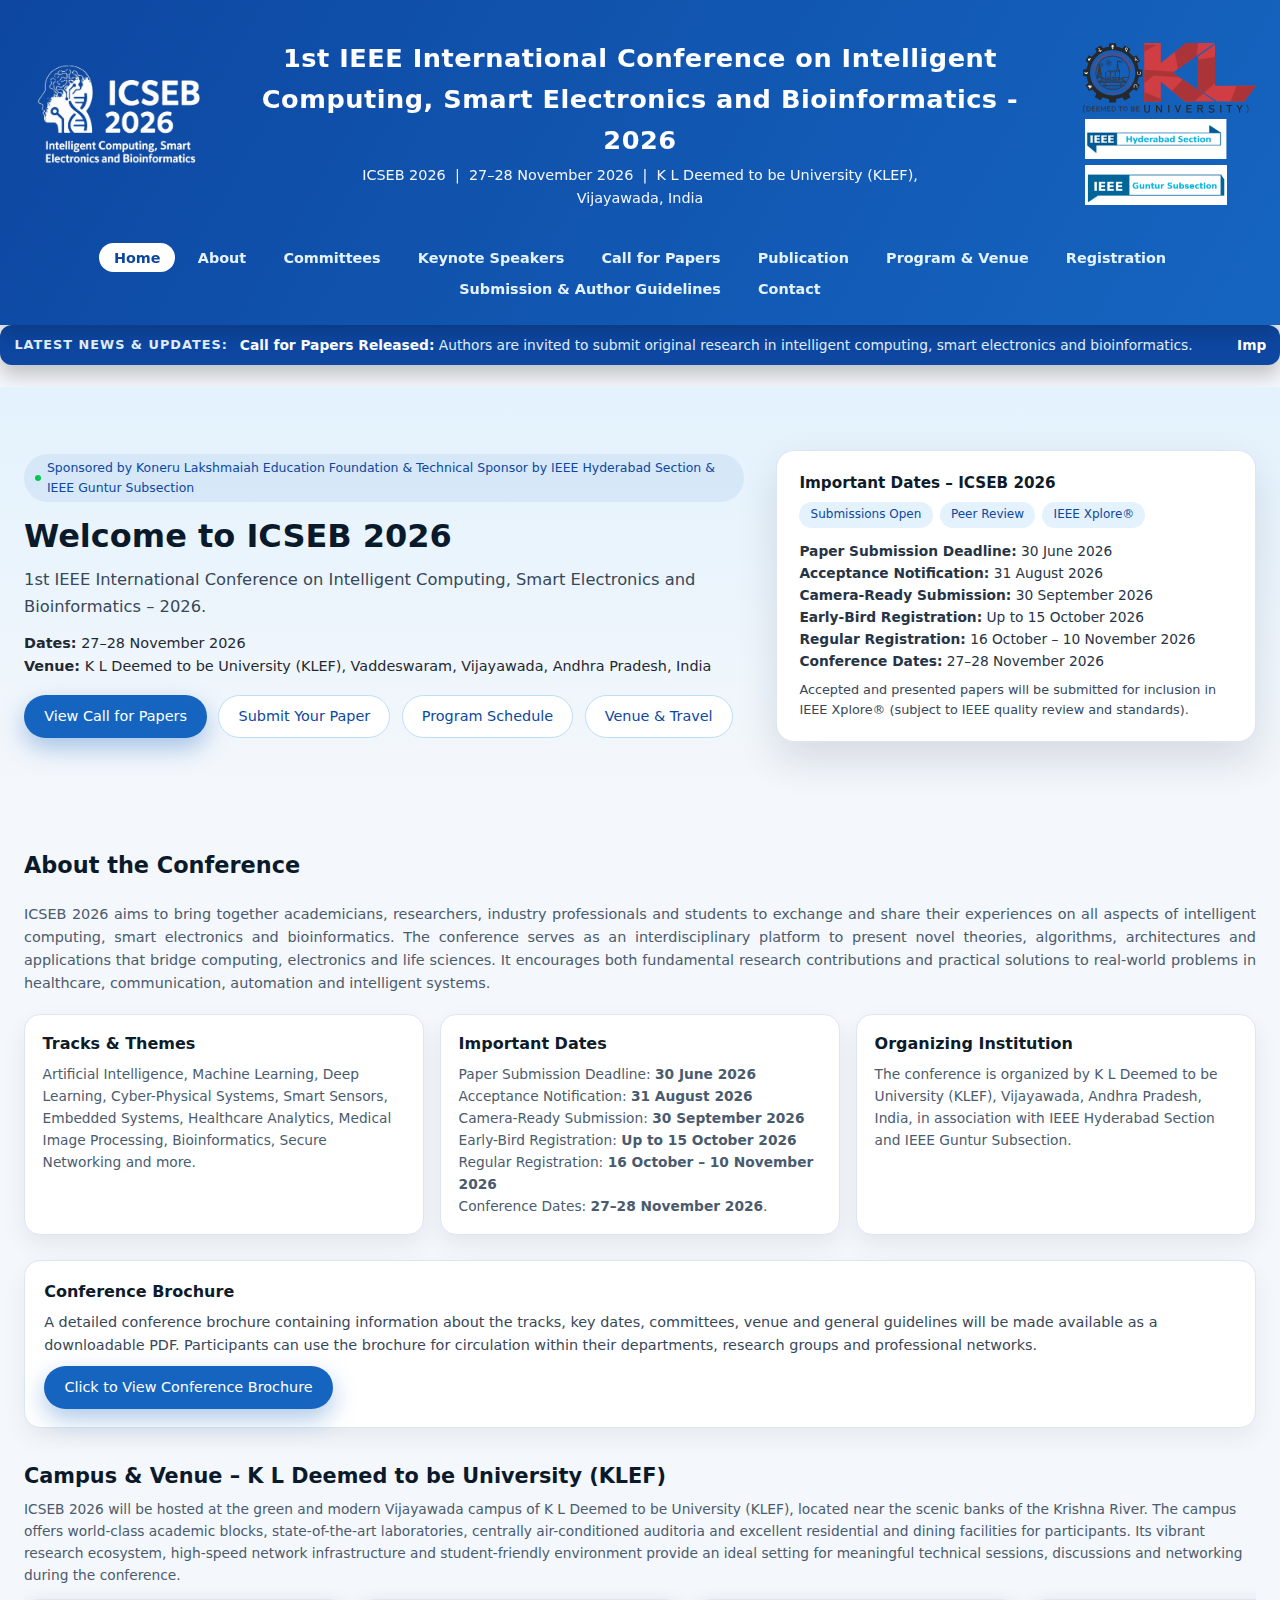
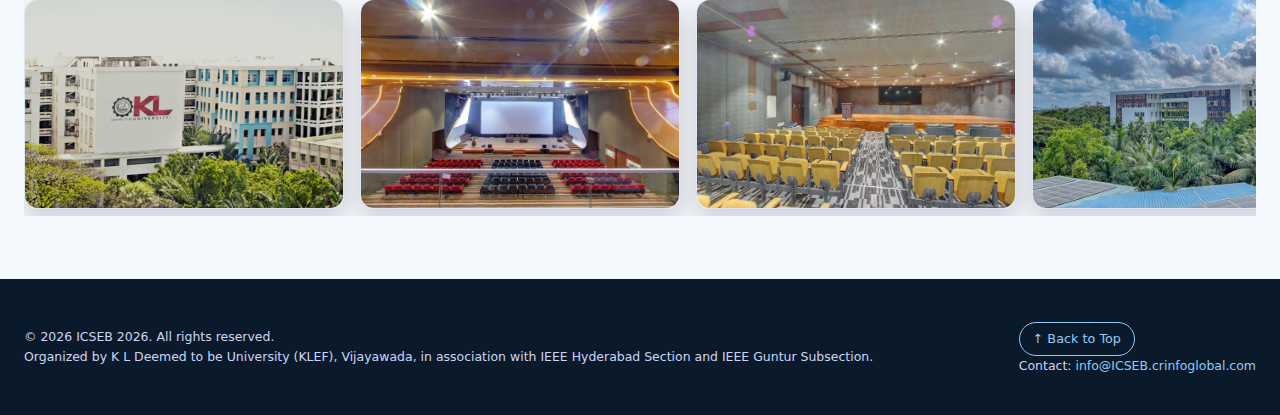
<file: index copy.html>
<!DOCTYPE html>
<html lang="en">
<head>
  <meta charset="UTF-8" />
  <title>ICSEB 2026 – Home</title>
  <meta name="viewport" content="width=device-width, initial-scale=1" />
  <link rel="stylesheet" href="styles.css" />
</head>
<body>
<div class="page-wrapper" id="top">


  <!-- HEADER (loaded from header.html) -->
  <div id="header-placeholder"></div>
<!-- Scrolling news ticker -->
      <section class="news-ticker-section">
        <div class="news-ticker">
          <div class="news-label">LATEST NEWS & UPDATES: </div>
          <div class="news-window">
            <div class="news-track">
              <span class="news-item">
                <strong>Call for Papers Released:</strong> Authors are invited to submit
                original research in intelligent computing, smart electronics and
                bioinformatics.
              </span>
              <span class="news-item">
                <strong>Important Dates Confirmed:</strong> Submission – 30 June 2026,
                Acceptance – 31 August 2026, Camera-ready – 30 September 2026,
                Conference – 27–28 November 2026.
              </span>
              <span class="news-item">
                <strong>Technical Tracks Finalized:</strong> AI &amp; DS, Smart
                Electronics, Networking &amp; Security, Bioinformatics and
                Interdisciplinary Applications.
              </span>
              <span class="news-item">
                <strong>Submission Portal:</strong> Online submission link will be
                published shortly on the conference website.
              </span>
            </div>
          </div>
        </div>
      </section>
  <!-- HERO SECTION -->
  <section class="hero">

    <!-- Hero content -->
    <div class="container hero-grid">
      <!-- Left side -->
      <div>
        <div class="hero-tag">
          <span class="dot"></span>
          <span>Sponsored by Koneru Lakshmaiah Education Foundation & Technical Sponsor by IEEE Hyderabad Section &amp; IEEE Guntur Subsection</span>
        </div>
        <h1 class="hero-title">Welcome to ICSEB 2026</h1>
        <p class="hero-subtitle">
          1st IEEE International Conference on  Intelligent
          Computing, Smart Electronics and Bioinformatics – 2026.
        </p>
        <p class="hero-meta">
          <strong>Dates:</strong> 27–28 November 2026<br />
          <strong>Venue:</strong> K L Deemed to be University (KLEF),
          Vaddeswaram, Vijayawada, Andhra Pradesh, India
        </p>
        <div class="hero-buttons">
          <a href="cfp.html" class="btn btn-primary">View Call for Papers</a>
          <a href="submission.html" class="btn btn-outline">Submit Your Paper</a>
          <a href="program.html" class="btn btn-outline">Program Schedule</a>
          <a href="venue.html" class="btn btn-outline">Venue &amp; Travel</a>
        </div>
      </div>

      <!-- Right side card -->
      <aside class="hero-card">
        <div class="hero-card-title">Important Dates – ICSEB 2026</div>
        <div class="hero-chip-row">
          <div class="hero-chip">Submissions Open</div>
          <div class="hero-chip">Peer Review</div>
          <div class="hero-chip">IEEE Xplore®</div>
        </div>
        <p class="hero-date">
  <strong>Paper Submission Deadline:</strong> 30 June 2026<br />
  <strong>Acceptance Notification:</strong> 31 August 2026<br />
  <strong>Camera-Ready Submission:</strong> 30 September 2026<br />
  <strong>Early-Bird Registration:</strong> Up to 15 October 2026<br />
  <strong>Regular Registration:</strong> 16 October – 10 November 2026<br />
  <strong>Conference Dates:</strong> 27–28 November 2026
</p>
        <p class="hero-note">
          Accepted and presented papers will be submitted for inclusion in
          IEEE Xplore® (subject to IEEE quality review and standards).
        </p>
      </aside>
    </div>
  </section>

  <!-- MAIN CONTENT -->
  <main class="main-content">
    <div class="container">

      

      <!-- About the Conference -->
      <h2 class="section-heading">About the Conference</h2>
      <p class="section-subtitle">
        ICSEB 2026 aims to bring together academicians, researchers, industry
        professionals and students to exchange and share their experiences on
        all aspects of intelligent computing, smart electronics and
        bioinformatics. The conference serves as an interdisciplinary platform
        to present novel theories, algorithms, architectures and applications
        that bridge computing, electronics and life sciences. It encourages
        both fundamental research contributions and practical solutions to
        real-world problems in healthcare, communication, automation and
        intelligent systems.
      </p>

      <!-- Info cards -->
      <div class="card-grid">
        <div class="card">
          <h3>Tracks &amp; Themes</h3>
          <p>
            Artificial Intelligence, Machine Learning, Deep Learning,
            Cyber-Physical Systems, Smart Sensors, Embedded Systems,
            Healthcare Analytics, Medical Image Processing, Bioinformatics,
            Secure Networking and more.
          </p>
        </div>
        <div class="card">
  <h3>Important Dates</h3>
  <p>
    Paper Submission Deadline: <strong>30 June 2026</strong><br />
    Acceptance Notification: <strong>31 August 2026</strong><br />
    Camera-Ready Submission: <strong>30 September 2026</strong><br />
    Early-Bird Registration: <strong>Up to 15 October 2026</strong><br />
    Regular Registration: <strong>16 October – 10 November 2026</strong><br />
    Conference Dates: <strong>27–28 November 2026</strong>.
  </p>
</div>

        <div class="card">
          <h3>Organizing Institution</h3>
          <p>
            The conference is organized by K L Deemed to be University
            (KLEF), Vijayawada, Andhra Pradesh, India, in association with
            IEEE Hyderabad Section and IEEE Guntur Subsection.
          </p>
        </div>
      </div>

      <!-- Conference Brochure -->
      <section class="brochure-section" style="margin-top:1.6rem;">
        <div class="text-block">
          <h3>Conference Brochure</h3>
          <p>
            A detailed conference brochure containing information about the tracks,
            key dates, committees, venue and general guidelines will be made
            available as a downloadable PDF. Participants can use the brochure for
            circulation within their departments, research groups and professional
            networks.
          </p>
          <p style="margin-top:0.6rem;">
            <a href="broucher.html"
               class="btn btn-primary"
               target="_blank"
               rel="noopener">
              Click to View Conference Brochure
            </a>
          </p>
        </div>
      </section>

      <!-- Campus gallery -->
      <section class="campus-gallery">
        <h2>Campus &amp; Venue – K L Deemed to be University (KLEF)</h2>
        <p>
          ICSEB 2026 will be hosted at the green and modern Vijayawada campus of
          K L Deemed to be University (KLEF), located near the scenic banks of
          the Krishna River. The campus offers world-class academic blocks,
          state-of-the-art laboratories, centrally air-conditioned auditoria and
          excellent residential and dining facilities for participants. Its
          vibrant research ecosystem, high-speed network infrastructure and
          student-friendly environment provide an ideal setting for meaningful
          technical sessions, discussions and networking during the conference.
        </p>
       <div class="gallery-strip">
  <img src="images/KLUni Pic1.png" />
  <img src="images/KLUni Pic6.png" />
  <img src="images/KLUni Pic5.png" />
  <img src="images/KLUni Pic4.png" />
  <img src="images/KLUni Pic3.png" />
  <img src="images/KLUni Pic2.png" />

  <!-- Duplicate again for infinite scroll -->
  <img src="images/KLUni Pic1.png" />
  <img src="images/KLUni Pic6.png" />
  <img src="images/KLUni Pic5.png" />
  <img src="images/KLUni Pic4.png" />
  <img src="images/KLUni Pic3.png" />
  <img src="images/KLUni Pic2.png" />
</div>

      </section>

    </div>
  </main>

  <!-- FOOTER -->
  <div id="footer-placeholder"></div>

</div>

<!-- JS to include header & footer -->
<script>
  function loadPartial(id, file, onLoad) {
    fetch(file)
      .then(function (response) { return response.text(); })
      .then(function (html) {
        document.getElementById(id).innerHTML = html;
        if (typeof onLoad === "function") onLoad();
      })
      .catch(function (err) {
        console.error("Error loading", file, err);
      });
  }

  function setActiveNav(pageClass) {
    var link = document.querySelector(".main-nav a.nav-" + pageClass);
    if (link) link.classList.add("active");
  }

  loadPartial("header-placeholder", "header.html", function () {
    setActiveNav("home");
  });

  loadPartial("footer-placeholder", "footer.html");
</script>
</body>
</html>
</file>
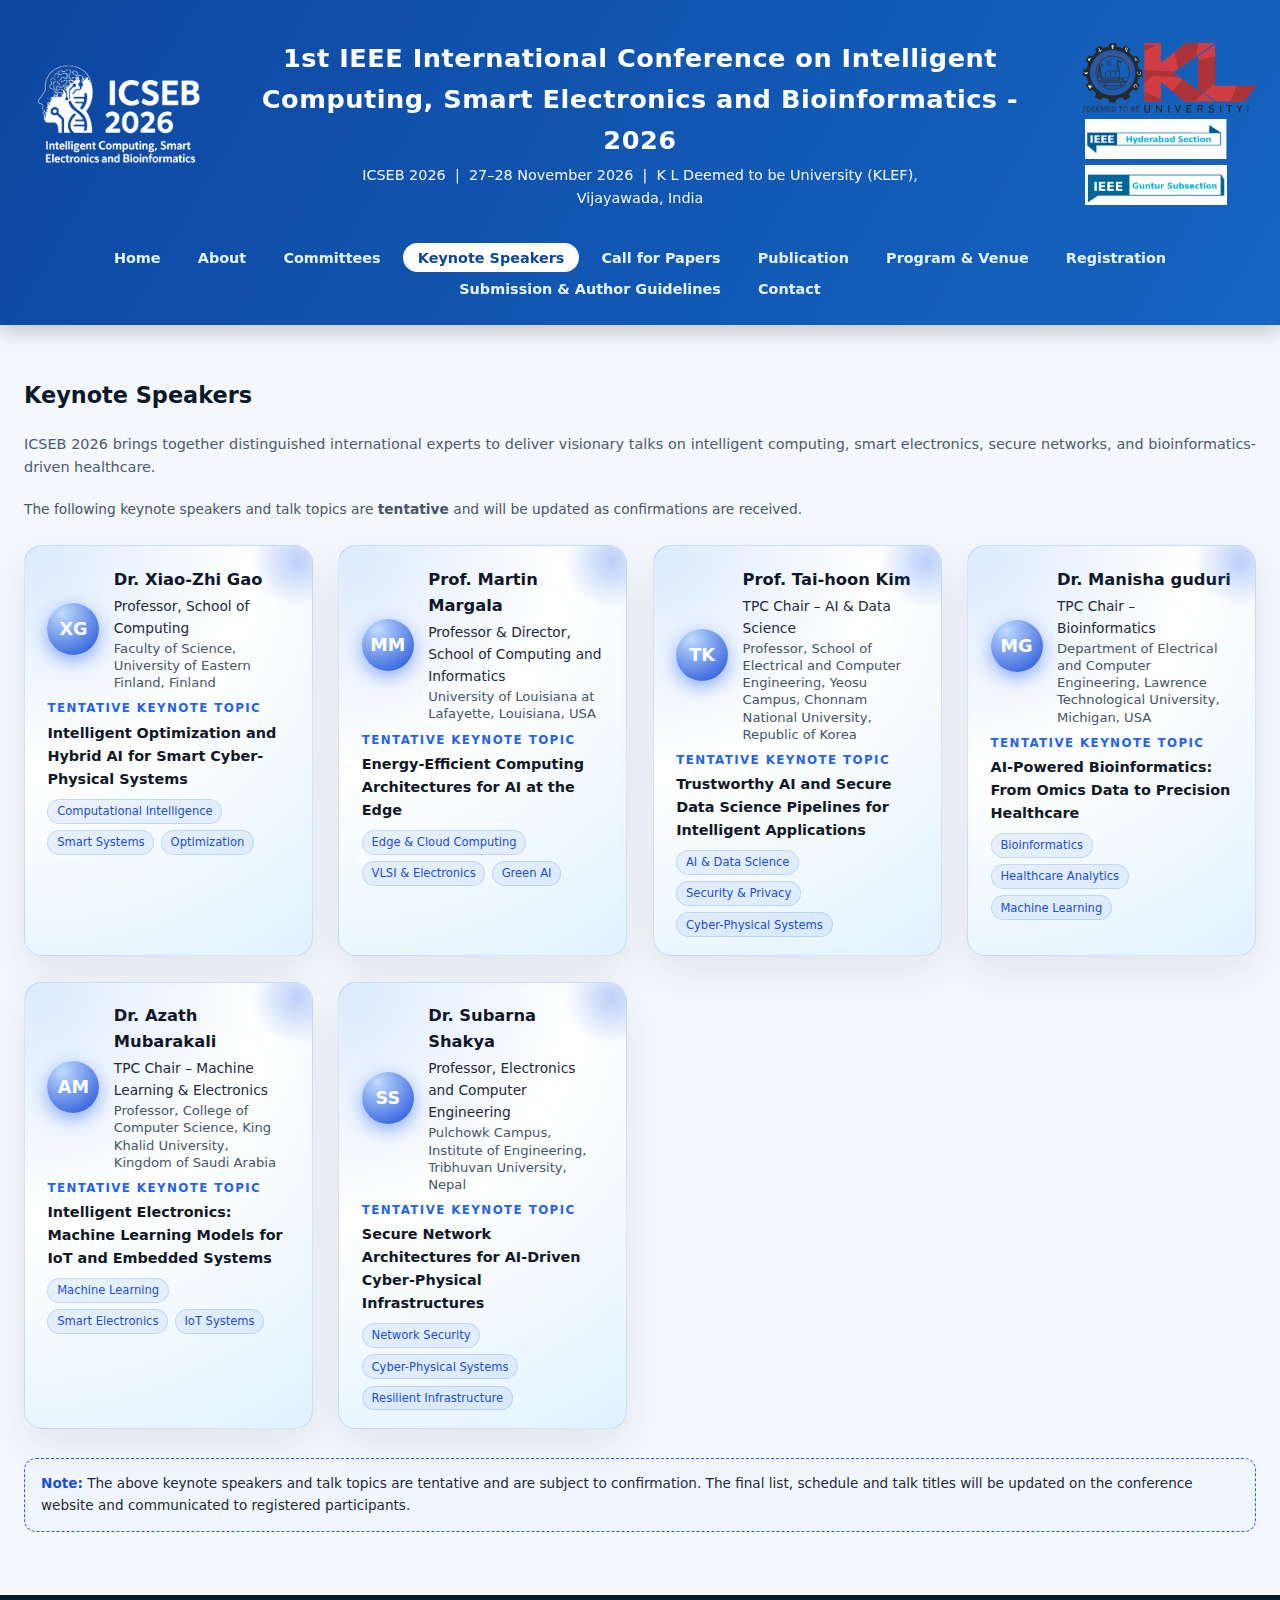
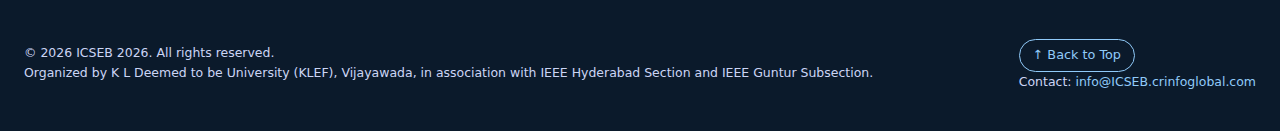
<file: keynote.html>
<!DOCTYPE html>
<html lang="en">
<head>
  <meta charset="UTF-8" />
  <title>ICSEB 2026 – Keynote Speakers</title>
  <meta name="viewport" content="width=device-width, initial-scale=1" />
  <link rel="stylesheet" href="styles.css" />
  <style>
    /* ========== Keynote Page Specific Styles ========== */

    .keynote-intro-note {
      margin-top: 0.4rem;
      font-size: 0.86rem;
      color: #475569;
    }

    .keynote-grid {
      display: grid;
      grid-template-columns: repeat(auto-fit, minmax(280px, 1fr));
      gap: 1.6rem;
      margin-top: 1.6rem;
    }

    .keynote-card {
      position: relative;
      padding: 1.3rem 1.4rem 1.1rem;
      border-radius: 18px;
      background: radial-gradient(circle at top left, #dbeafe 0, #ffffff 45%, #e0f2fe 100%);
      border: 1px solid rgba(37, 99, 235, 0.16);
      box-shadow: 0 16px 40px rgba(15, 23, 42, 0.08);
      overflow: hidden;
    }

    .keynote-card::before {
      content: "";
      position: absolute;
      right: -40px;
      top: -40px;
      width: 110px;
      height: 110px;
      border-radius: 999px;
      background: radial-gradient(circle, rgba(37,99,235,0.35), transparent 60%);
      opacity: 0.85;
      pointer-events: none;
    }

    .keynote-header {
      display: flex;
      align-items: center;
      gap: 0.9rem;
      margin-bottom: 0.5rem;
    }

    .speaker-avatar {
      flex-shrink: 0;
      width: 52px;
      height: 52px;
      border-radius: 50%;
      background: radial-gradient(circle at 30% 20%, #bfdbfe, #1d4ed8);
      display: flex;
      align-items: center;
      justify-content: center;
      color: #ffffff;
      font-weight: 700;
      font-size: 1.1rem;
      box-shadow: 0 6px 18px rgba(37, 99, 235, 0.5);
    }

    .speaker-main {
      flex: 1;
      min-width: 0;
    }

    .speaker-name {
      font-size: 1.02rem;
      font-weight: 700;
      color: #0f172a;
      margin-bottom: 0.08rem;
    }

    .speaker-role {
      font-size: 0.86rem;
      color: #1e293b;
      font-weight: 500;
    }

    .speaker-affiliation {
      font-size: 0.82rem;
      color: #475569;
      line-height: 1.3;
      margin-top: 0.1rem;
    }

    .keynote-topic-label {
      margin-top: 0.45rem;
      font-size: 0.74rem;
      text-transform: uppercase;
      letter-spacing: 0.12em;
      color: #2563eb;
      font-weight: 600;
    }

    .keynote-topic {
      margin-top: 0.2rem;
      font-size: 0.9rem;
      font-weight: 600;
      color: #111827;
    }

    .speaker-tags {
      margin-top: 0.5rem;
      display: flex;
      flex-wrap: wrap;
      gap: 0.4rem;
    }

    .speaker-tag {
      font-size: 0.72rem;
      padding: 0.14rem 0.55rem;
      border-radius: 999px;
      background: rgba(37, 99, 235, 0.08);
      color: #1d4ed8;
      border: 1px solid rgba(37, 99, 235, 0.18);
      font-weight: 500;
    }

    .speaker-extra {
      margin-top: 0.5rem;
      font-size: 0.8rem;
      color: #4b5563;
      line-height: 1.35;
    }

    .keynote-note-box {
      margin-top: 1.8rem;
      padding: 0.9rem 1rem;
      border-radius: 12px;
      background: #eff6ff;
      border: 1px dashed #2563eb;
      font-size: 0.85rem;
      color: #1f2933;
    }

    .keynote-note-box strong {
      color: #1d4ed8;
    }

    @media (max-width: 600px) {
      .keynote-card {
        padding: 1.1rem 1rem 1rem;
      }
      .speaker-avatar {
        width: 46px;
        height: 46px;
        font-size: 1rem;
      }
    }
  </style>
</head>
<body>
<div class="page-wrapper" id="top">


  <!-- Header include -->
  <div id="header-placeholder"></div>

  <main class="main-content">
    <div class="container">
      <h2 class="section-heading">Keynote Speakers</h2>
      <p class="section-subtitle">
        ICSEB 2026 brings together distinguished international experts to deliver
        visionary talks on intelligent computing, smart electronics, secure networks,
        and bioinformatics-driven healthcare.
      </p>
      <p class="keynote-intro-note">
        The following keynote speakers and talk topics are <strong>tentative</strong> and
        will be updated as confirmations are received.
      </p>

      <div class="keynote-grid">

        <!-- 1. Dr. Xiao-Zhi Gao -->
        <div class="keynote-card">
          <div class="keynote-header">
            <div class="speaker-avatar">XG</div>
            <div class="speaker-main">
              <div class="speaker-name">Dr. Xiao-Zhi Gao</div>
              <div class="speaker-role">Professor, School of Computing</div>
              <div class="speaker-affiliation">
                Faculty of Science, University of Eastern Finland, Finland
              </div>
            </div>
          </div>
          <div class="keynote-topic-label">Tentative keynote topic</div>
          <div class="keynote-topic">
            Intelligent Optimization and Hybrid AI for Smart Cyber-Physical Systems
          </div>
          <div class="speaker-tags">
            <span class="speaker-tag">Computational Intelligence</span>
            <span class="speaker-tag">Smart Systems</span>
            <span class="speaker-tag">Optimization</span>
          </div>
        </div>

        <!-- 2. Prof. Martin Margala -->
        <div class="keynote-card">
          <div class="keynote-header">
            <div class="speaker-avatar">MM</div>
            <div class="speaker-main">
              <div class="speaker-name">Prof. Martin Margala</div>
              <div class="speaker-role">
                Professor &amp; Director, School of Computing and Informatics
              </div>
              <div class="speaker-affiliation">
                University of Louisiana at Lafayette, Louisiana, USA
              </div>
            </div>
          </div>
          <div class="keynote-topic-label">Tentative keynote topic</div>
          <div class="keynote-topic">
            Energy-Efficient Computing Architectures for AI at the Edge
          </div>
          <div class="speaker-tags">
            <span class="speaker-tag">Edge &amp; Cloud Computing</span>
            <span class="speaker-tag">VLSI &amp; Electronics</span>
            <span class="speaker-tag">Green AI</span>
          </div>
        </div>

        <!-- 3. Prof. Tai-hoon Kim -->
        <div class="keynote-card">
          <div class="keynote-header">
            <div class="speaker-avatar">TK</div>
            <div class="speaker-main">
              <div class="speaker-name">Prof. Tai-hoon Kim</div>
              <div class="speaker-role">TPC Chair – AI &amp; Data Science</div>
              <div class="speaker-affiliation">
                Professor, School of Electrical and Computer Engineering,
                Yeosu Campus, Chonnam National University, Republic of Korea
              </div>
            </div>
          </div>
          <div class="keynote-topic-label">Tentative keynote topic</div>
          <div class="keynote-topic">
            Trustworthy AI and Secure Data Science Pipelines for Intelligent Applications
          </div>
          <div class="speaker-tags">
            <span class="speaker-tag">AI &amp; Data Science</span>
            <span class="speaker-tag">Security &amp; Privacy</span>
            <span class="speaker-tag">Cyber-Physical Systems</span>
          </div>
        </div>

        <!-- 4. Dr. Manisha guduri -->
        <div class="keynote-card">
          <div class="keynote-header">
            <div class="speaker-avatar">MG</div>
            <div class="speaker-main">
              <div class="speaker-name">Dr. Manisha guduri</div>
              <div class="speaker-role">TPC Chair – Bioinformatics</div>
              <div class="speaker-affiliation">
                Department of Electrical and Computer Engineering,
                Lawrence Technological University, Michigan, USA
              </div>
            </div>
          </div>
          <div class="keynote-topic-label">Tentative keynote topic</div>
          <div class="keynote-topic">
            AI-Powered Bioinformatics: From Omics Data to Precision Healthcare
          </div>
          <div class="speaker-tags">
            <span class="speaker-tag">Bioinformatics</span>
            <span class="speaker-tag">Healthcare Analytics</span>
            <span class="speaker-tag">Machine Learning</span>
          </div>
        </div>

        <!-- 5. Dr. Azath Mubarakali -->
        <div class="keynote-card">
          <div class="keynote-header">
            <div class="speaker-avatar">AM</div>
            <div class="speaker-main">
              <div class="speaker-name">Dr. Azath Mubarakali</div>
              <div class="speaker-role">TPC Chair – Machine Learning &amp; Electronics</div>
              <div class="speaker-affiliation">
                Professor, College of Computer Science,
                King Khalid University, Kingdom of Saudi Arabia
              </div>
            </div>
          </div>
          <div class="keynote-topic-label">Tentative keynote topic</div>
          <div class="keynote-topic">
            Intelligent Electronics: Machine Learning Models for IoT and Embedded Systems
          </div>
          <div class="speaker-tags">
            <span class="speaker-tag">Machine Learning</span>
            <span class="speaker-tag">Smart Electronics</span>
            <span class="speaker-tag">IoT Systems</span>
          </div>
        </div>

        <!-- 6. Dr. Subarna Shakya -->
        <div class="keynote-card">
          <div class="keynote-header">
            <div class="speaker-avatar">SS</div>
            <div class="speaker-main">
              <div class="speaker-name">Dr. Subarna Shakya</div>
              <div class="speaker-role">Professor, Electronics and Computer Engineering</div>
              <div class="speaker-affiliation">
                Pulchowk Campus, Institute of Engineering,
                Tribhuvan University, Nepal
              </div>
            </div>
          </div>
          <div class="keynote-topic-label">Tentative keynote topic</div>
          <div class="keynote-topic">
            Secure Network Architectures for AI-Driven Cyber-Physical Infrastructures
          </div>
          <div class="speaker-tags">
            <span class="speaker-tag">Network Security</span>
            <span class="speaker-tag">Cyber-Physical Systems</span>
            <span class="speaker-tag">Resilient Infrastructure</span>
          </div>
        </div>

      </div>

      <div class="keynote-note-box">
        <strong>Note:</strong> The above keynote speakers and talk topics are
        tentative and are subject to confirmation. The final list, schedule and
        talk titles will be updated on the conference website and communicated to
        registered participants.
      </div>
    </div>
  </main>

  <!-- Footer include -->
  <div id="footer-placeholder"></div>
</div>

<script>
    setActiveNav("keynote");

  function loadPartial(id, file, onLoad) {
    fetch(file)
      .then(r => r.text())
      .then(html => {
        document.getElementById(id).innerHTML = html;
        if (onLoad) onLoad();
      });
  }
  function setActiveNav(pageClass) {
    const link = document.querySelector(".main-nav a.nav-" + pageClass);
    if (link) link.classList.add("active");
  }

  // If you add <a href="keynote.html" class="nav-keynote">Keynote Speakers</a> in header.html,
  // this will highlight it.
  loadPartial("header-placeholder", "header.html", () => setActiveNav("keynote"));
  loadPartial("footer-placeholder", "footer.html");
</script>
</body>
</html>
</file>
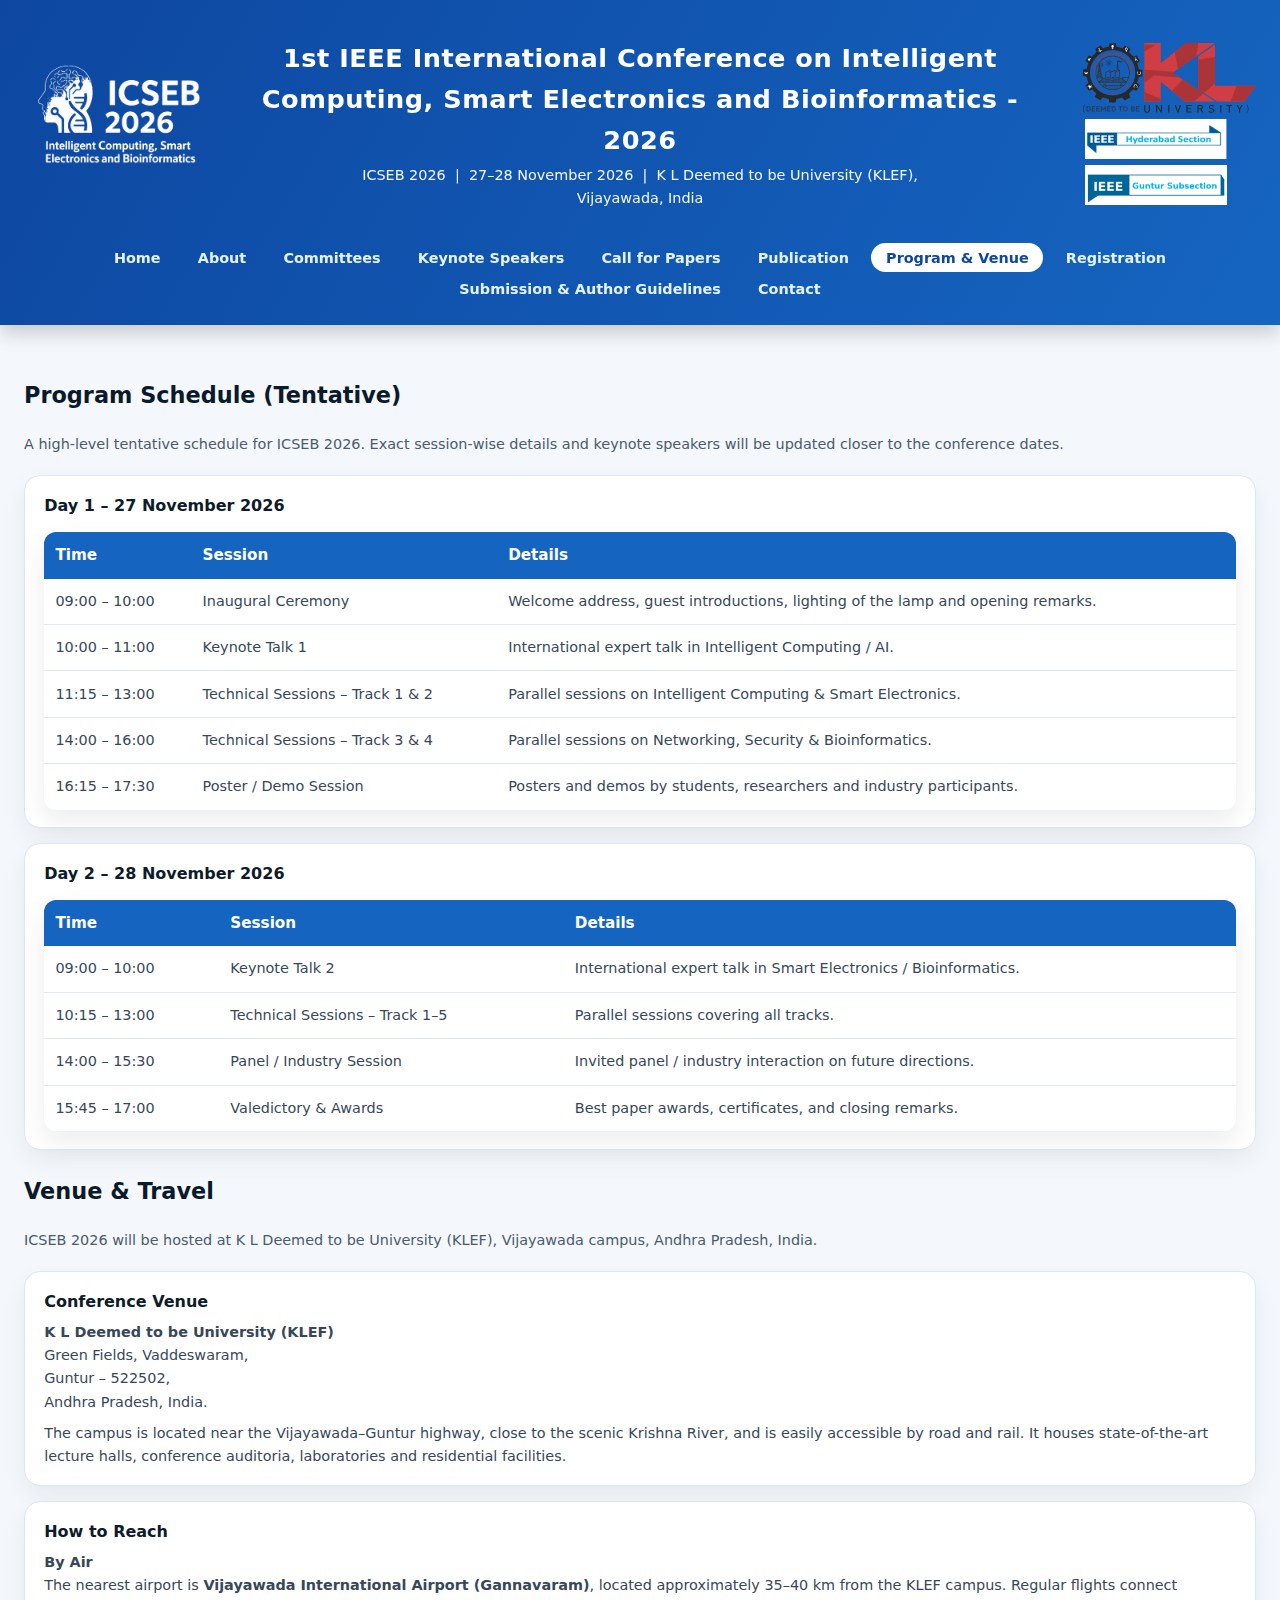
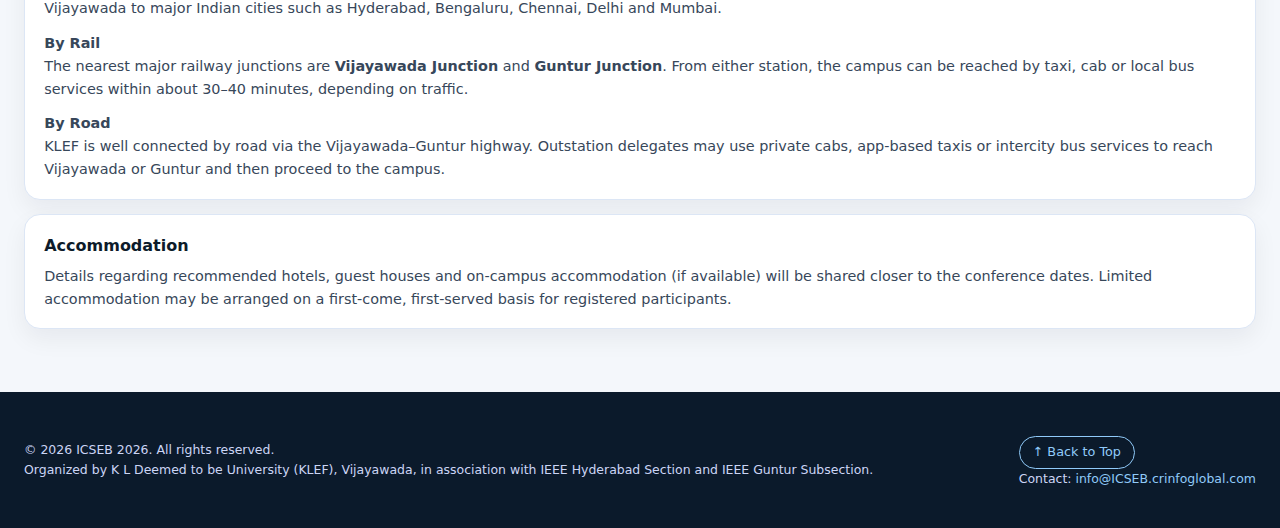
<file: program.html>
<!DOCTYPE html>
<html lang="en">
<head>
  <meta charset="UTF-8" />
  <title>ICSEB 2026 – Program Schedule & Venue</title>
  <meta name="viewport" content="width=device-width, initial-scale=1" />
  <link rel="stylesheet" href="styles.css" />
  <style>
    table.prog-table {
      width: 100%;
      border-collapse: collapse;
      margin-top: 0.8rem;
      background: #ffffff;
      border-radius: 12px;
      overflow: hidden;
      box-shadow: 0 10px 24px rgba(15,23,42,0.08);
    }
    table.prog-table th {
      background: #1565c0;
      color: #fff;
      padding: 0.7rem;
      text-align: left;
      font-size: 0.95rem;
    }
    table.prog-table td {
      padding: 0.7rem;
      border-bottom: 1px solid #e1e8f5;
      font-size: 0.9rem;
    }
    table.prog-table tr:last-child td { border-bottom: none; }
  </style>
</head>
<body>
<div class="page-wrapper" id="top">


  <!-- Header include -->
  <div id="header-placeholder"></div>

  <main class="main-content">
    <div class="container">
      <!-- ===========================
           Program Schedule Section
           =========================== -->
      <h2 class="section-heading">Program Schedule (Tentative)</h2>
      <p class="section-subtitle">
        A high-level tentative schedule for ICSEB 2026. Exact session-wise details and
        keynote speakers will be updated closer to the conference dates.
      </p>

      <div class="text-block">
        <h3>Day 1 – 27 November 2026</h3>
        <table class="prog-table">
          <tr><th>Time</th><th>Session</th><th>Details</th></tr>
          <tr>
            <td>09:00 – 10:00</td>
            <td>Inaugural Ceremony</td>
            <td>Welcome address, guest introductions, lighting of the lamp and opening remarks.</td>
          </tr>
          <tr>
            <td>10:00 – 11:00</td>
            <td>Keynote Talk 1</td>
            <td>International expert talk in Intelligent Computing / AI.</td>
          </tr>
          <tr>
            <td>11:15 – 13:00</td>
            <td>Technical Sessions – Track 1 &amp; 2</td>
            <td>Parallel sessions on Intelligent Computing &amp; Smart Electronics.</td>
          </tr>
          <tr>
            <td>14:00 – 16:00</td>
            <td>Technical Sessions – Track 3 &amp; 4</td>
            <td>Parallel sessions on Networking, Security &amp; Bioinformatics.</td>
          </tr>
          <tr>
            <td>16:15 – 17:30</td>
            <td>Poster / Demo Session</td>
            <td>Posters and demos by students, researchers and industry participants.</td>
          </tr>
        </table>
      </div>

      <div class="text-block">
        <h3>Day 2 – 28 November 2026</h3>
        <table class="prog-table">
          <tr><th>Time</th><th>Session</th><th>Details</th></tr>
          <tr>
            <td>09:00 – 10:00</td>
            <td>Keynote Talk 2</td>
            <td>International expert talk in Smart Electronics / Bioinformatics.</td>
          </tr>
          <tr>
            <td>10:15 – 13:00</td>
            <td>Technical Sessions – Track 1–5</td>
            <td>Parallel sessions covering all tracks.</td>
          </tr>
          <tr>
            <td>14:00 – 15:30</td>
            <td>Panel / Industry Session</td>
            <td>Invited panel / industry interaction on future directions.</td>
          </tr>
          <tr>
            <td>15:45 – 17:00</td>
            <td>Valedictory &amp; Awards</td>
            <td>Best paper awards, certificates, and closing remarks.</td>
          </tr>
        </table>
      </div>

      <!-- Spacer before Venue -->
      <div style="height:1.5rem;"></div>

      <!-- ===========================
           Venue & Travel Section
           =========================== -->
      <h2 class="section-heading" id="venue">Venue &amp; Travel</h2>
      <p class="section-subtitle">
        ICSEB 2026 will be hosted at K L Deemed to be University (KLEF), Vijayawada
        campus, Andhra Pradesh, India.
      </p>

      <div class="text-block">
        <h3>Conference Venue</h3>
        <p>
          <strong>K L Deemed to be University (KLEF)</strong><br />
          Green Fields, Vaddeswaram,<br />
          Guntur – 522502,<br />
          Andhra Pradesh, India.
        </p>
        <p style="margin-top:0.5rem;">
          The campus is located near the Vijayawada–Guntur highway, close to the scenic
          Krishna River, and is easily accessible by road and rail. It houses state-of-the-art
          lecture halls, conference auditoria, laboratories and residential facilities.
        </p>
      </div>

      <div class="text-block">
        <h3>How to Reach</h3>
        <h4>By Air</h4>
        <p>
          The nearest airport is <strong>Vijayawada International Airport (Gannavaram)</strong>,
          located approximately 35–40 km from the KLEF campus. Regular flights connect
          Vijayawada to major Indian cities such as Hyderabad, Bengaluru, Chennai, Delhi
          and Mumbai.
        </p>

        <h4 style="margin-top:0.7rem;">By Rail</h4>
        <p>
          The nearest major railway junctions are <strong>Vijayawada Junction</strong> and
          <strong>Guntur Junction</strong>. From either station, the campus can be reached by
          taxi, cab or local bus services within about 30–40 minutes, depending on traffic.
        </p>

        <h4 style="margin-top:0.7rem;">By Road</h4>
        <p>
          KLEF is well connected by road via the Vijayawada–Guntur highway. Outstation
          delegates may use private cabs, app-based taxis or intercity bus services to
          reach Vijayawada or Guntur and then proceed to the campus.
        </p>
      </div>

      <div class="text-block">
        <h3>Accommodation</h3>
        <p>
          Details regarding recommended hotels, guest houses and on-campus accommodation
          (if available) will be shared closer to the conference dates. Limited accommodation
          may be arranged on a first-come, first-served basis for registered participants.
        </p>
      </div>

    </div>
  </main>

  <!-- Footer include -->
  <div id="footer-placeholder"></div>
</div>

<script>
  function loadPartial(id, file, onLoad) {
    fetch(file)
      .then(r => r.text())
      .then(html => {
        document.getElementById(id).innerHTML = html;
        if (onLoad) onLoad();
      });
  }
  function setActiveNav(pageClass) {
    const link = document.querySelector(".main-nav a.nav-" + pageClass);
    if (link) link.classList.add("active");
  }
  loadPartial("header-placeholder", "header.html", () => setActiveNav("program"));
  loadPartial("footer-placeholder", "footer.html");
</script>
</body>
</html>
</file>
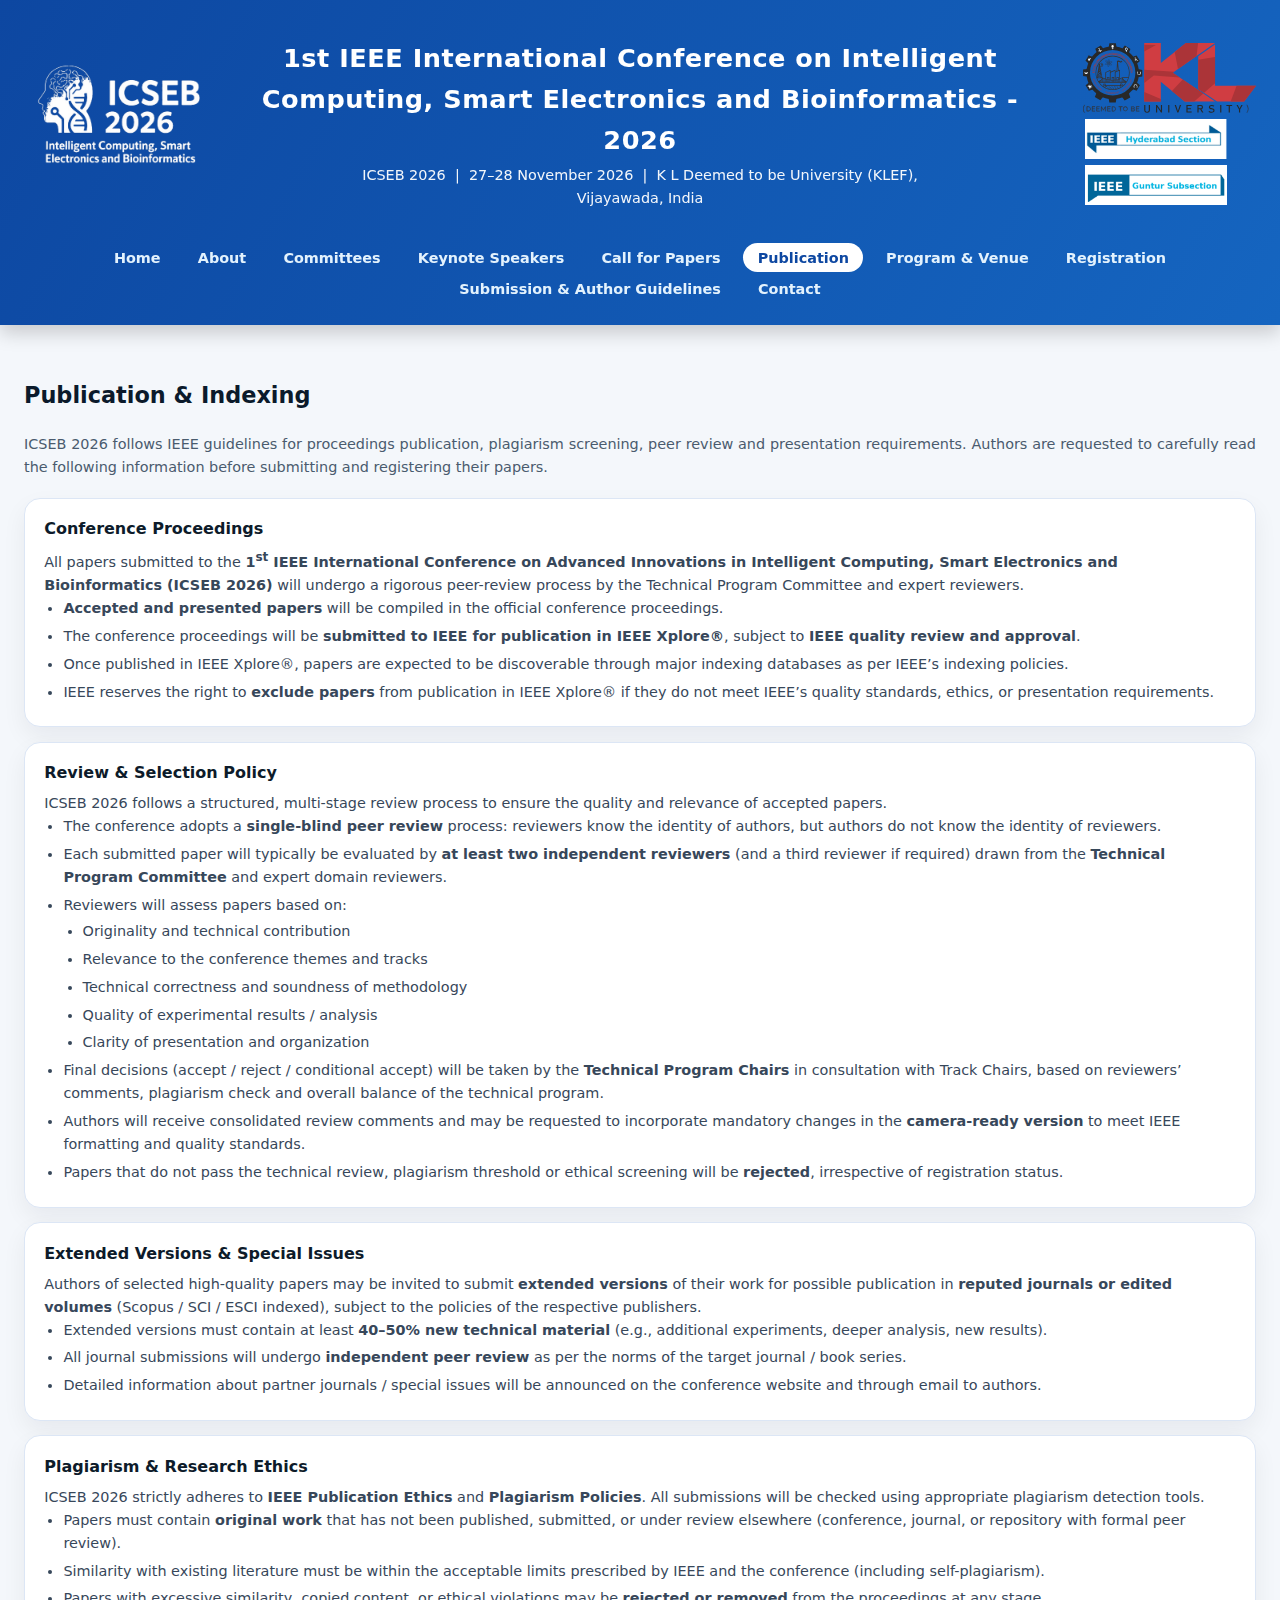
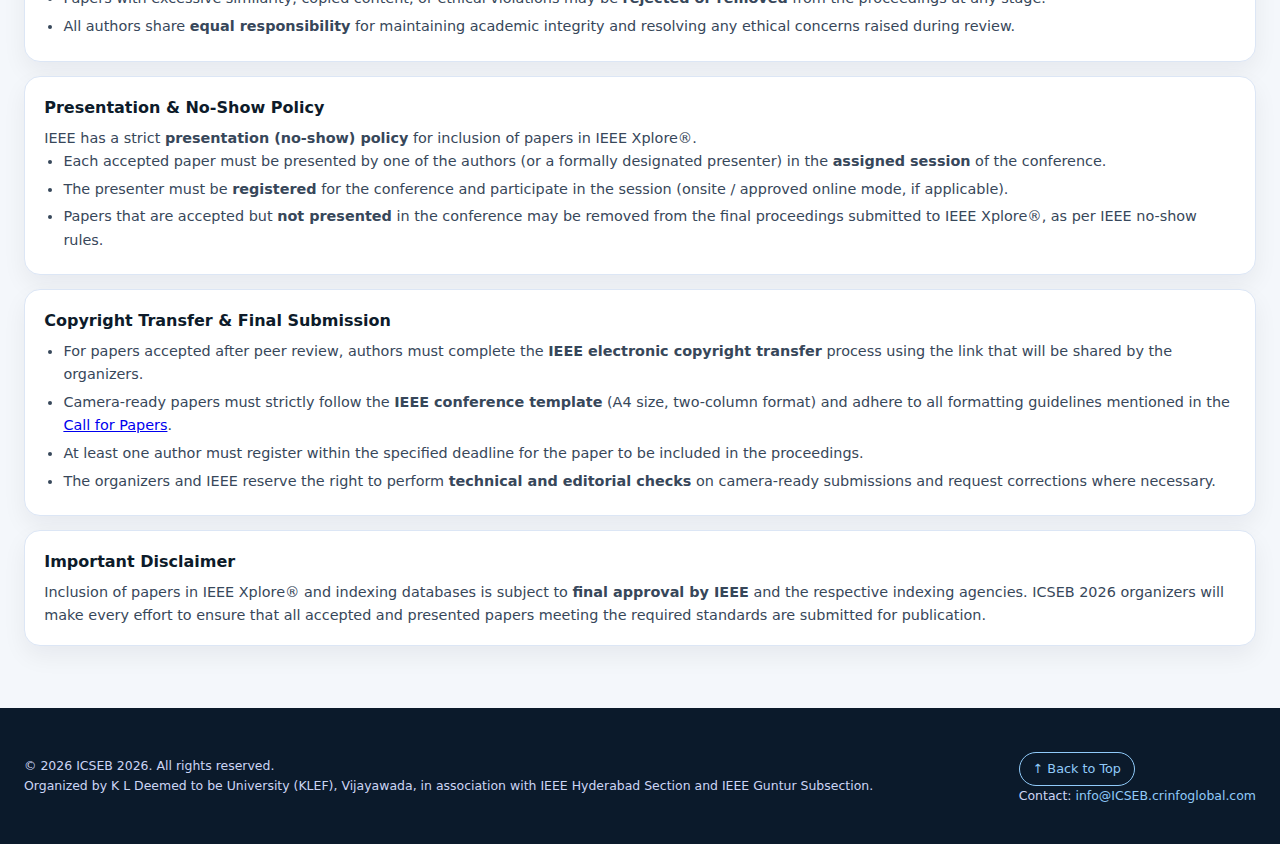
<file: publication.html>
<!DOCTYPE html>
<html lang="en">
<head>
  <meta charset="UTF-8" />
  <title>ICSEB 2026 – Publication & Indexing</title>
  <meta name="viewport" content="width=device-width, initial-scale=1" />
  <link rel="stylesheet" href="styles.css" />
</head>
<body>
<div class="page-wrapper" id="top">


  <!-- Header include -->
  <div id="header-placeholder"></div>

  <main class="main-content">
    <div class="container">
      <h2 class="section-heading">Publication &amp; Indexing</h2>
      <p class="section-subtitle">
        ICSEB 2026 follows IEEE guidelines for proceedings publication, plagiarism
        screening, peer review and presentation requirements. Authors are requested
        to carefully read the following information before submitting and registering
        their papers.
      </p>

      <!-- Proceedings & IEEE Xplore -->
      <div class="text-block">
        <h3>Conference Proceedings</h3>
        <p>
          All papers submitted to the <strong>1<sup>st</sup> IEEE International Conference on
          Advanced Innovations in Intelligent Computing, Smart Electronics and
          Bioinformatics (ICSEB 2026)</strong> will undergo a rigorous peer-review process
          by the Technical Program Committee and expert reviewers.
        </p>
        <ul class="clean-list">
          <li>
            <strong>Accepted and presented papers</strong> will be compiled in the official
            conference proceedings.
          </li>
          <li>
            The conference proceedings will be <strong>submitted to IEEE for publication in
            IEEE Xplore&reg;</strong>, subject to <strong>IEEE quality review and approval</strong>.
          </li>
          <li>
            Once published in IEEE Xplore&reg;, papers are expected to be discoverable
            through major indexing databases as per IEEE’s indexing policies.
          </li>
          <li>
            IEEE reserves the right to <strong>exclude papers</strong> from publication in
            IEEE Xplore&reg; if they do not meet IEEE’s quality standards, ethics, or
            presentation requirements.
          </li>
        </ul>
      </div>

      <!-- Review Policy -->
      <div class="text-block">
        <h3>Review &amp; Selection Policy</h3>
        <p>
          ICSEB 2026 follows a structured, multi-stage review process to ensure the
          quality and relevance of accepted papers.
        </p>
        <ul class="clean-list">
          <li>
            The conference adopts a <strong>single-blind peer review</strong> process:
            reviewers know the identity of authors, but authors do not know the
            identity of reviewers.
          </li>
          <li>
            Each submitted paper will typically be evaluated by
            <strong>at least two independent reviewers</strong> (and a third reviewer if
            required) drawn from the <strong>Technical Program Committee</strong> and expert
            domain reviewers.
          </li>
          <li>
            Reviewers will assess papers based on:
            <ul class="clean-list" style="margin-top:3px;">
              <li>Originality and technical contribution</li>
              <li>Relevance to the conference themes and tracks</li>
              <li>Technical correctness and soundness of methodology</li>
              <li>Quality of experimental results / analysis</li>
              <li>Clarity of presentation and organization</li>
            </ul>
          </li>
          <li>
            Final decisions (accept / reject / conditional accept) will be taken by
            the <strong>Technical Program Chairs</strong> in consultation with Track Chairs,
            based on reviewers’ comments, plagiarism check and overall balance of the
            technical program.
          </li>
          <li>
            Authors will receive consolidated review comments and may be requested to
            incorporate mandatory changes in the <strong>camera-ready version</strong> to meet
            IEEE formatting and quality standards.
          </li>
          <li>
            Papers that do not pass the technical review, plagiarism threshold or
            ethical screening will be <strong>rejected</strong>, irrespective of registration
            status.
          </li>
        </ul>
      </div>

      <!-- Special issues / Extended versions -->
      <div class="text-block">
        <h3>Extended Versions &amp; Special Issues</h3>
        <p>
          Authors of selected high-quality papers may be invited to submit
          <strong>extended versions</strong> of their work for possible publication in
          <strong>reputed journals or edited volumes</strong> (Scopus / SCI / ESCI indexed),
          subject to the policies of the respective publishers.
        </p>
        <ul class="clean-list">
          <li>
            Extended versions must contain at least <strong>40–50% new technical material</strong>
            (e.g., additional experiments, deeper analysis, new results).
          </li>
          <li>
            All journal submissions will undergo <strong>independent peer review</strong> as
            per the norms of the target journal / book series.
          </li>
          <li>
            Detailed information about partner journals / special issues will be
            announced on the conference website and through email to authors.
          </li>
        </ul>
      </div>

      <!-- Plagiarism & ethics -->
      <div class="text-block">
        <h3>Plagiarism &amp; Research Ethics</h3>
        <p>
          ICSEB 2026 strictly adheres to <strong>IEEE Publication Ethics</strong> and
          <strong>Plagiarism Policies</strong>. All submissions will be checked using
          appropriate plagiarism detection tools.
        </p>
        <ul class="clean-list">
          <li>
            Papers must contain <strong>original work</strong> that has not been published,
            submitted, or under review elsewhere (conference, journal, or repository
            with formal peer review).
          </li>
          <li>
            Similarity with existing literature must be within the acceptable limits
            prescribed by IEEE and the conference (including self-plagiarism).
          </li>
          <li>
            Papers with excessive similarity, copied content, or ethical violations
            may be <strong>rejected or removed</strong> from the proceedings at any stage.
          </li>
          <li>
            All authors share <strong>equal responsibility</strong> for maintaining academic
            integrity and resolving any ethical concerns raised during review.
          </li>
        </ul>
      </div>

      <!-- Presentation & no-show -->
      <div class="text-block">
        <h3>Presentation &amp; No-Show Policy</h3>
        <p>
          IEEE has a strict <strong>presentation (no-show) policy</strong> for inclusion of
          papers in IEEE Xplore&reg;.
        </p>
        <ul class="clean-list">
          <li>
            Each accepted paper must be presented by one of the authors (or a
            formally designated presenter) in the <strong>assigned session</strong> of the conference.
          </li>
          <li>
            The presenter must be <strong>registered</strong> for the conference and
            participate in the session (onsite / approved online mode, if applicable).
          </li>
          <li>
            Papers that are accepted but <strong>not presented</strong> in the conference
            may be removed from the final proceedings submitted to IEEE Xplore&reg;,
            as per IEEE no-show rules.
          </li>
        </ul>
      </div>

      <!-- Copyright & final submission -->
      <div class="text-block">
        <h3>Copyright Transfer &amp; Final Submission</h3>
        <ul class="clean-list">
          <li>
            For papers accepted after peer review, authors must complete the
            <strong>IEEE electronic copyright transfer</strong> process using the link that
            will be shared by the organizers.
          </li>
          <li>
            Camera-ready papers must strictly follow the
            <strong>IEEE conference template</strong> (A4 size, two-column format) and
            adhere to all formatting guidelines mentioned in the
            <a href="cfp.html">Call for Papers</a>.
          </li>
          <li>
            At least one author must register within the specified deadline for the
            paper to be included in the proceedings.
          </li>
          <li>
            The organizers and IEEE reserve the right to perform
            <strong>technical and editorial checks</strong> on camera-ready submissions and
            request corrections where necessary.
          </li>
        </ul>
      </div>

      <!-- Disclaimer -->
      <div class="text-block">
        <h3>Important Disclaimer</h3>
        <p style="font-size:0.9rem;">
          Inclusion of papers in IEEE Xplore&reg; and indexing databases is subject to
          <strong>final approval by IEEE</strong> and the respective indexing agencies. ICSEB
          2026 organizers will make every effort to ensure that all accepted and
          presented papers meeting the required standards are submitted for
          publication.
        </p>
      </div>
    </div>
  </main>

  <!-- Footer include -->
  <div id="footer-placeholder"></div>
</div>

<script>
  function loadPartial(id, file, onLoad) {
    fetch(file)
      .then(r => r.text())
      .then(html => {
        document.getElementById(id).innerHTML = html;
        if (onLoad) onLoad();
      });
  }
  function setActiveNav(pageClass) {
    const link = document.querySelector(".main-nav a.nav-" + pageClass);
    if (link) link.classList.add("active");
  }

  // Make sure header.html has a link with class "nav-publication"
  loadPartial("header-placeholder", "header.html", () => setActiveNav("publication"));
  loadPartial("footer-placeholder", "footer.html");
</script>
</body>
</html>
</file>
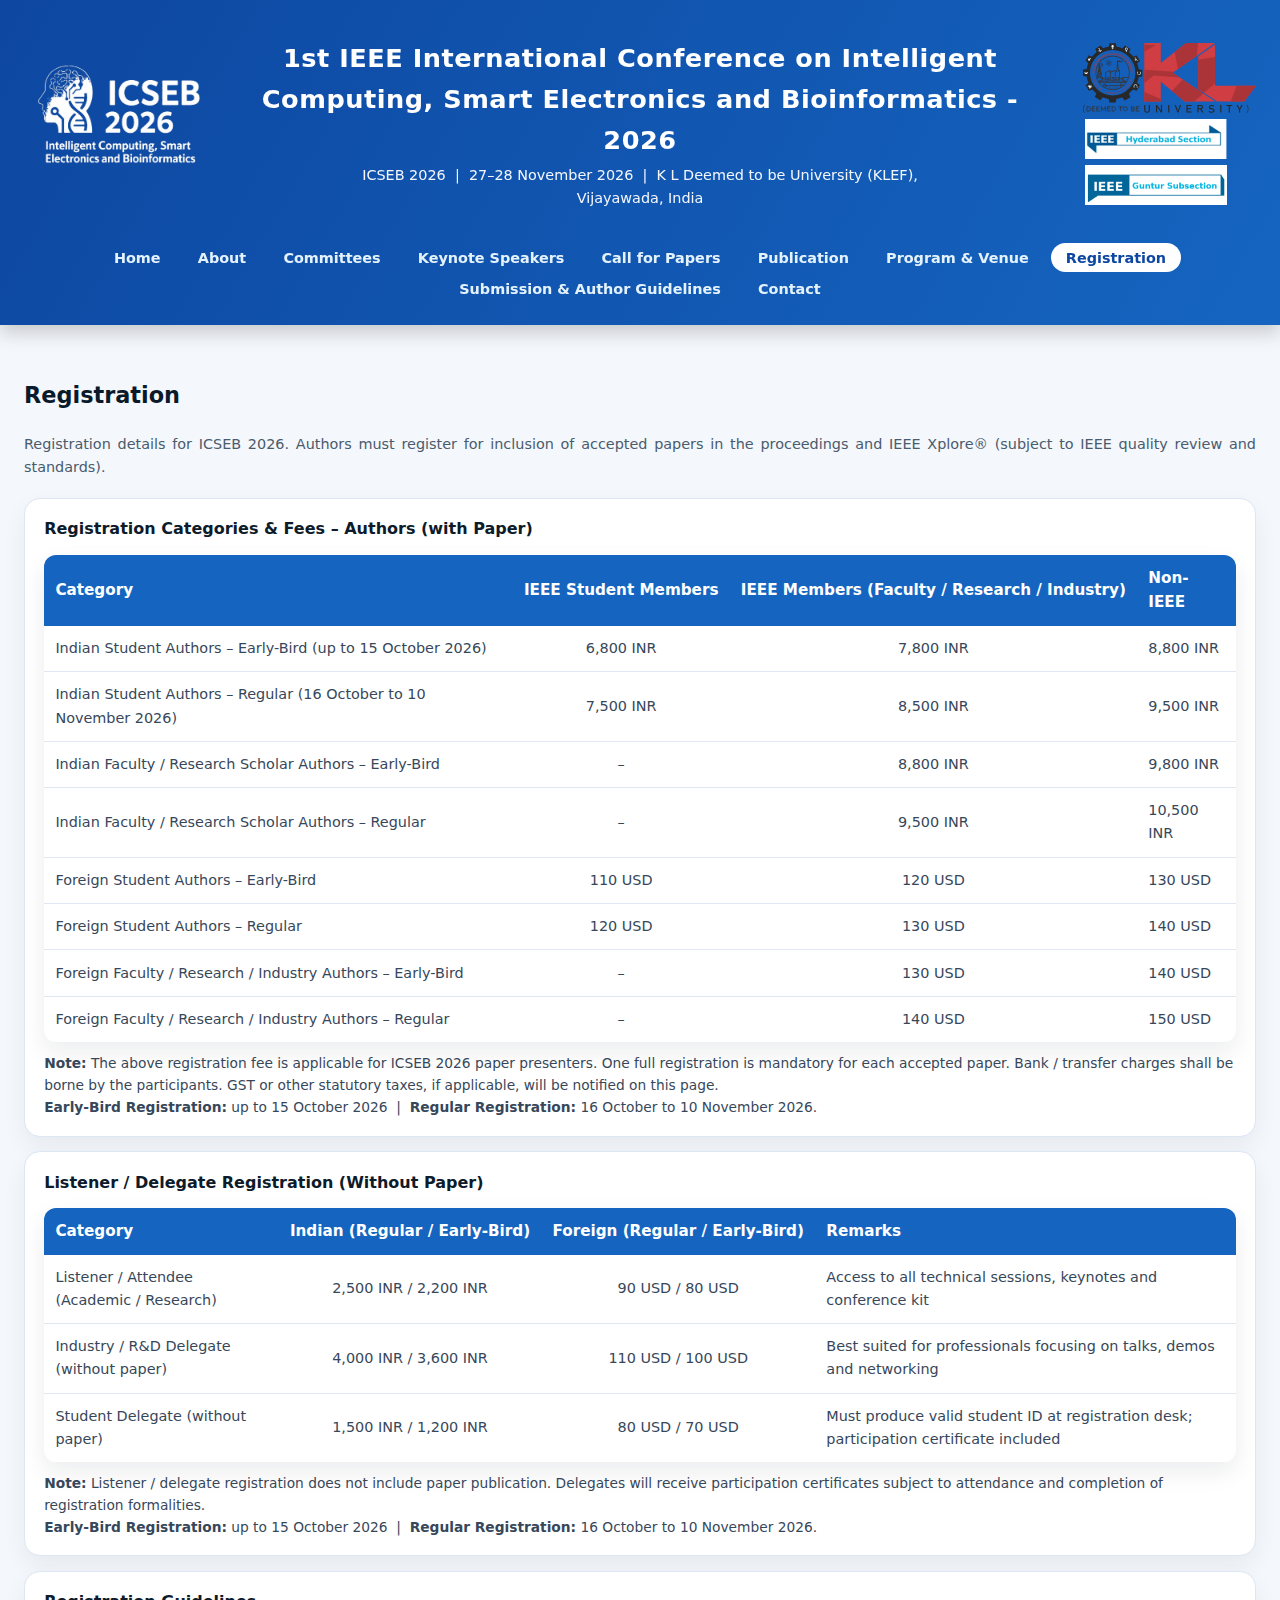
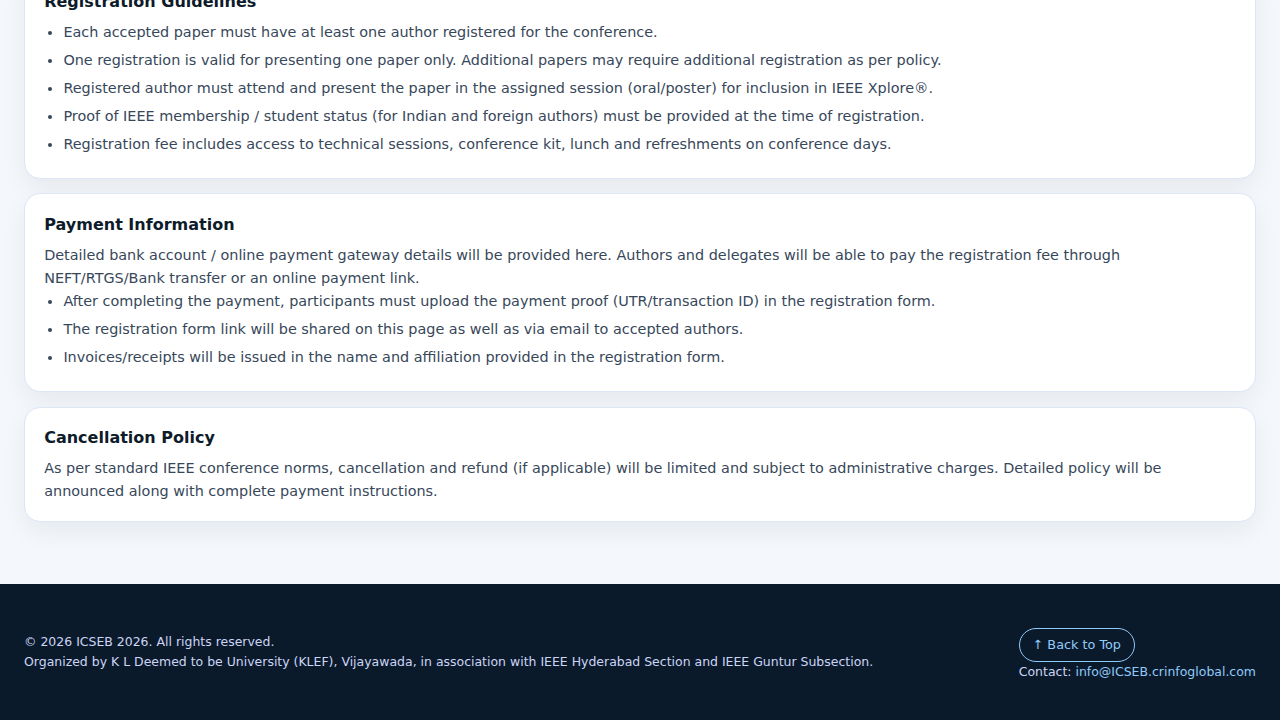
<file: registration.html>
<!DOCTYPE html>
<html lang="en">
<head>
  <meta charset="UTF-8" />
  <title>ICSEB 2026 – Registration</title>
  <meta name="viewport" content="width=device-width, initial-scale=1" />
  <link rel="stylesheet" href="styles.css" />
  <style>
    table.reg-table {
      width: 100%;
      border-collapse: collapse;
      margin-top: 0.8rem;
      background: #ffffff;
      border-radius: 12px;
      overflow: hidden;
      box-shadow: 0 10px 24px rgba(15,23,42,0.08);
    }
    table.reg-table th {
      background: #1565c0;
      color: #fff;
      padding: 0.7rem;
      text-align: left;
      font-size: 0.95rem;
    }
    table.reg-table td {
      padding: 0.7rem;
      border-bottom: 1px solid #e1e8f5;
      font-size: 0.9rem;
    }
    table.reg-table tr:last-child td { border-bottom: none; }

    /* Center fee columns for main table */
    table.reg-table thead th:nth-child(2),
    table.reg-table thead th:nth-child(3),
    table.reg-table tbody td:nth-child(2),
    table.reg-table tbody td:nth-child(3) {
      text-align: center;
      white-space: nowrap;
    }

    /* Second table (listeners) – keep same style but with 4 columns */
    table.reg-table.simple-head thead th:nth-child(2),
    table.reg-table.simple-head thead th:nth-child(3) {
      text-align: center;
    }
    table.reg-table.simple-head tbody td:nth-child(2),
    table.reg-table.simple-head tbody td:nth-child(3) {
      text-align: center;
      white-space: nowrap;
    }
  </style>
</head>
<body>
<div class="page-wrapper" id="top">


  <!-- Header include -->
  <div id="header-placeholder"></div>

  <main class="main-content">
    <div class="container">
      <h2 class="section-heading">Registration</h2>
      <p class="section-subtitle">
        Registration details for ICSEB 2026. Authors must register for inclusion of
        accepted papers in the proceedings and IEEE Xplore&reg; (subject to IEEE quality
        review and standards).
      </p>

      <!-- ============ Authors' Registration Fees ============ -->
      <div class="text-block">
  <h3>Registration Categories &amp; Fees – Authors (with Paper)</h3>
  <table class="reg-table">
    <thead>
      <tr>
        <th>Category</th>
        <th>IEEE Student Members</th>
        <th>IEEE Members (Faculty / Research / Industry)</th>
        <th>Non-IEEE</th>
      </tr>
    </thead>
    <tbody>
      <!-- INDIAN AUTHORS – STUDENTS -->
      <tr>
        <td>Indian Student Authors – Early-Bird (up to 15 October 2026)</td>
        <td>6,800 INR</td>
        <td>7,800 INR</td>
        <td>8,800 INR</td>
      </tr>
      <tr>
        <td>Indian Student Authors – Regular (16 October to 10 November 2026)</td>
        <td>7,500 INR</td>
        <td>8,500 INR</td>
        <td>9,500 INR</td>
      </tr>

      <!-- INDIAN AUTHORS – FACULTY / RESEARCH -->
      <tr>
        <td>Indian Faculty / Research Scholar Authors – Early-Bird</td>
        <td>–</td>
        <td>8,800 INR</td>
        <td>9,800 INR</td>
      </tr>
      <tr>
        <td>Indian Faculty / Research Scholar Authors – Regular</td>
        <td>–</td>
        <td>9,500 INR</td>
        <td>10,500 INR</td>
      </tr>

      <!-- FOREIGN AUTHORS – STUDENTS -->
      <tr>
        <td>Foreign Student Authors – Early-Bird</td>
        <td>110 USD</td>
        <td>120 USD</td>
        <td>130 USD</td>
      </tr>
      <tr>
        <td>Foreign Student Authors – Regular</td>
        <td>120 USD</td>
        <td>130 USD</td>
        <td>140 USD</td>
      </tr>

      <!-- FOREIGN AUTHORS – FACULTY / RESEARCH / INDUSTRY -->
      <tr>
        <td>Foreign Faculty / Research / Industry Authors – Early-Bird</td>
        <td>–</td>
        <td>130 USD</td>
        <td>140 USD</td>
      </tr>
      <tr>
        <td>Foreign Faculty / Research / Industry Authors – Regular</td>
        <td>–</td>
        <td>140 USD</td>
        <td>150 USD</td>
      </tr>
    </tbody>
  </table>
  <p style="margin-top:0.6rem;font-size:0.86rem;">
    <strong>Note:</strong> The above registration fee is applicable for ICSEB 2026
    paper presenters. One full registration is mandatory for each accepted paper.
    Bank / transfer charges shall be borne by the participants. GST or other statutory
    taxes, if applicable, will be notified on this page.<br />
    <strong>Early-Bird Registration:</strong> up to 15 October 2026 &nbsp;|&nbsp;
    <strong>Regular Registration:</strong> 16 October to 10 November 2026.
  </p>
</div>

<!-- ============ Listener / Delegate Registration ============ -->
<div class="text-block">
  <h3>Listener / Delegate Registration (Without Paper)</h3>
  <table class="reg-table simple-head">
    <thead>
      <tr>
        <th>Category</th>
        <th>Indian (Regular / Early-Bird)</th>
        <th>Foreign (Regular / Early-Bird)</th>
        <th>Remarks</th>
      </tr>
    </thead>
    <tbody>
      <tr>
        <td>Listener / Attendee (Academic / Research)</td>
        <td>2,500 INR / 2,200 INR</td>
        <td>90 USD / 80 USD</td>
        <td>Access to all technical sessions, keynotes and conference kit</td>
      </tr>
      <tr>
        <td>Industry / R&amp;D Delegate (without paper)</td>
        <td>4,000 INR / 3,600 INR</td>
        <td>110 USD / 100 USD</td>
        <td>Best suited for professionals focusing on talks, demos and networking</td>
      </tr>
      <tr>
        <td>Student Delegate (without paper)</td>
        <td>1,500 INR / 1,200 INR</td>
        <td>80 USD / 70 USD</td>
        <td>Must produce valid student ID at registration desk; participation certificate included</td>
      </tr>
    </tbody>
  </table>
  <p style="margin-top:0.6rem;font-size:0.86rem;">
    <strong>Note:</strong> Listener / delegate registration does not include paper
    publication. Delegates will receive participation certificates subject to
    attendance and completion of registration formalities.<br />
    <strong>Early-Bird Registration:</strong> up to 15 October 2026 &nbsp;|&nbsp;
    <strong>Regular Registration:</strong> 16 October to 10 November 2026.
  </p>
</div>


      <!-- Guidelines -->
      <div class="text-block">
        <h3>Registration Guidelines</h3>
        <ul class="clean-list">
          <li>Each accepted paper must have at least one author registered for the conference.</li>
          <li>One registration is valid for presenting one paper only. Additional papers may require additional registration as per policy.</li>
          <li>Registered author must attend and present the paper in the assigned session (oral/poster) for inclusion in IEEE Xplore&reg;.</li>
          <li>Proof of IEEE membership / student status (for Indian and foreign authors) must be provided at the time of registration.</li>
          <li>Registration fee includes access to technical sessions, conference kit, lunch and refreshments on conference days.</li>
        </ul>
      </div>

      <!-- Payment Info -->
      <div class="text-block">
        <h3>Payment Information</h3>
        <p>
          Detailed bank account / online payment gateway details will be provided here.
          Authors and delegates will be able to pay the registration fee through
          NEFT/RTGS/Bank transfer or an online payment link.
        </p>
        <ul class="clean-list">
          <li>After completing the payment, participants must upload the payment proof (UTR/transaction ID) in the registration form.</li>
          <li>The registration form link will be shared on this page as well as via email to accepted authors.</li>
          <li>Invoices/receipts will be issued in the name and affiliation provided in the registration form.</li>
        </ul>
      </div>

      <!-- Cancellation -->
      <div class="text-block">
        <h3>Cancellation Policy</h3>
        <p>
          As per standard IEEE conference norms, cancellation and refund (if applicable)
          will be limited and subject to administrative charges. Detailed policy will be
          announced along with complete payment instructions.
        </p>
      </div>
    </div>
  </main>

  <!-- Footer include -->
  <div id="footer-placeholder"></div>
</div>

<script>
  function loadPartial(id, file, onLoad) {
    fetch(file)
      .then(r => r.text())
      .then(html => {
        document.getElementById(id).innerHTML = html;
        if (onLoad) onLoad();
      });
  }
  function setActiveNav(pageClass) {
    const link = document.querySelector(".main-nav a.nav-" + pageClass);
    if (link) link.classList.add("active");
  }
  loadPartial("header-placeholder", "header.html", () => setActiveNav("registration"));
  loadPartial("footer-placeholder", "footer.html");
</script>
</body>
</html>
</file>
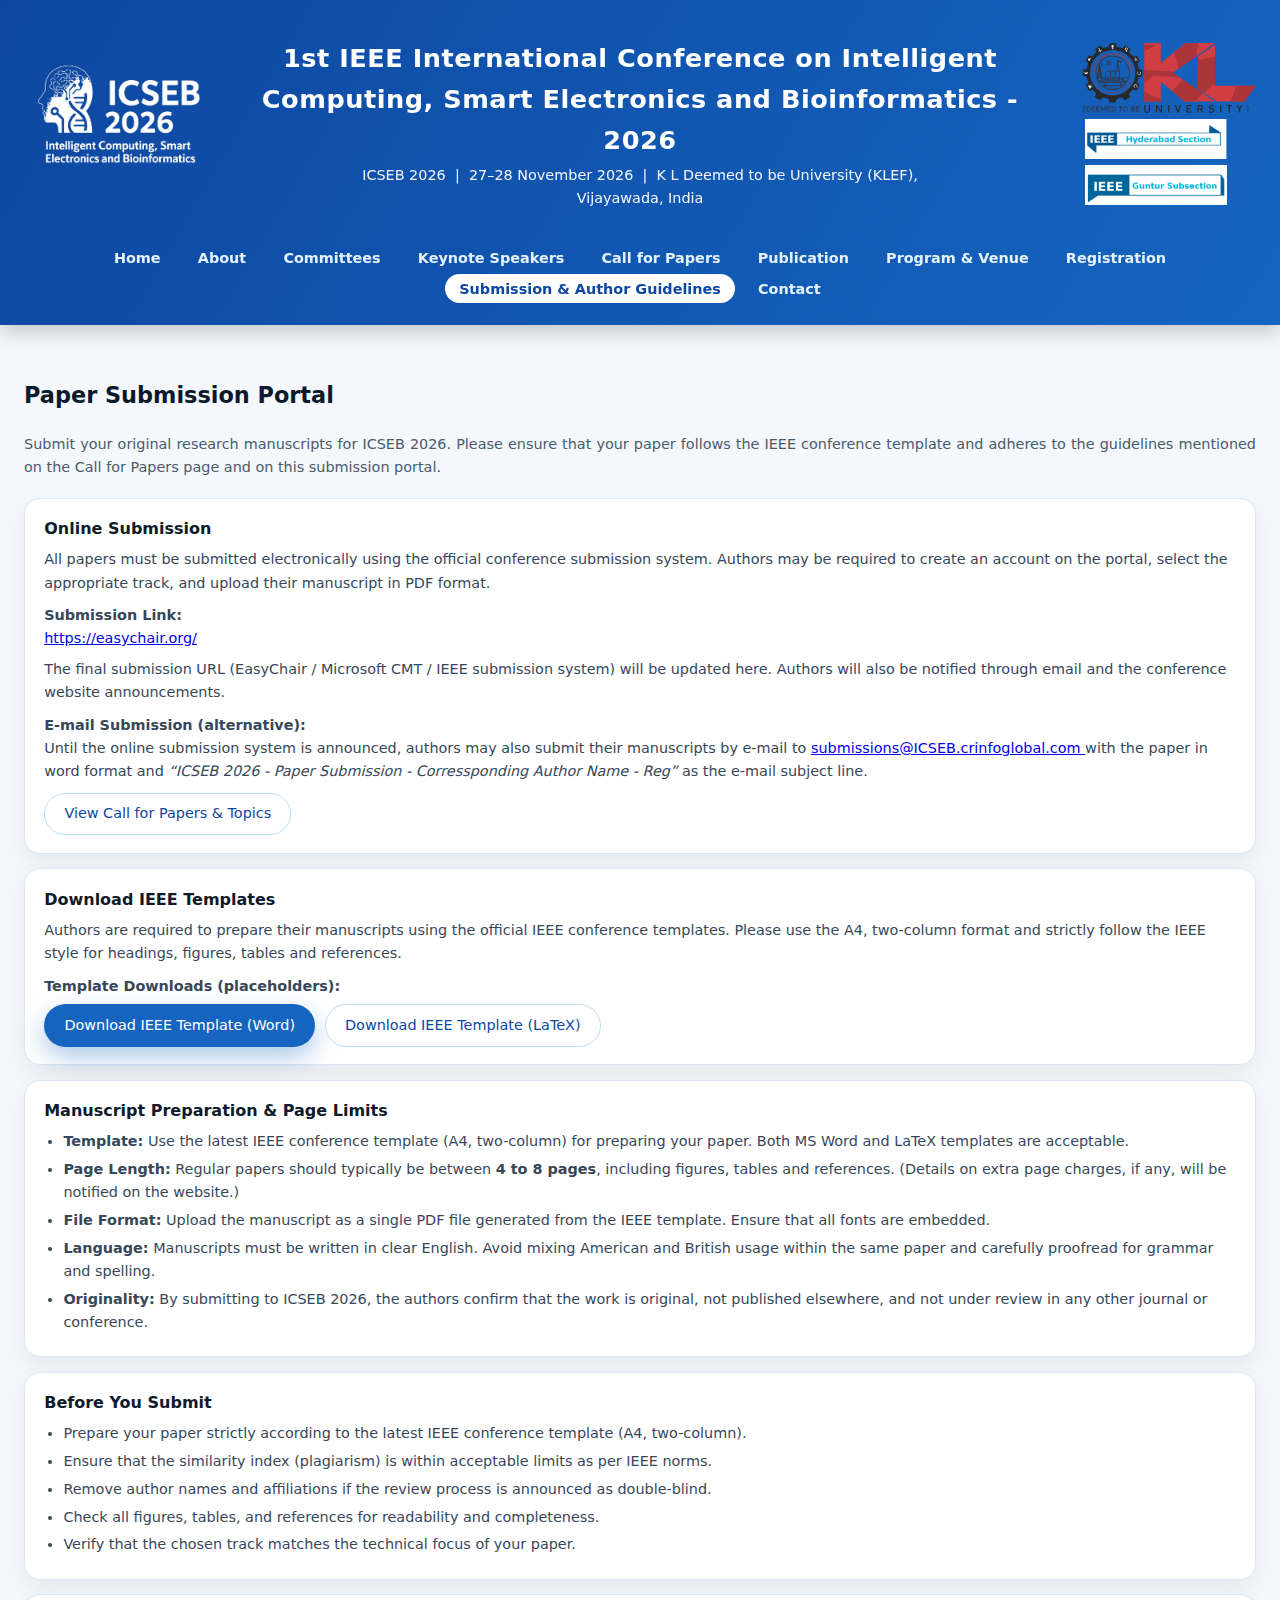
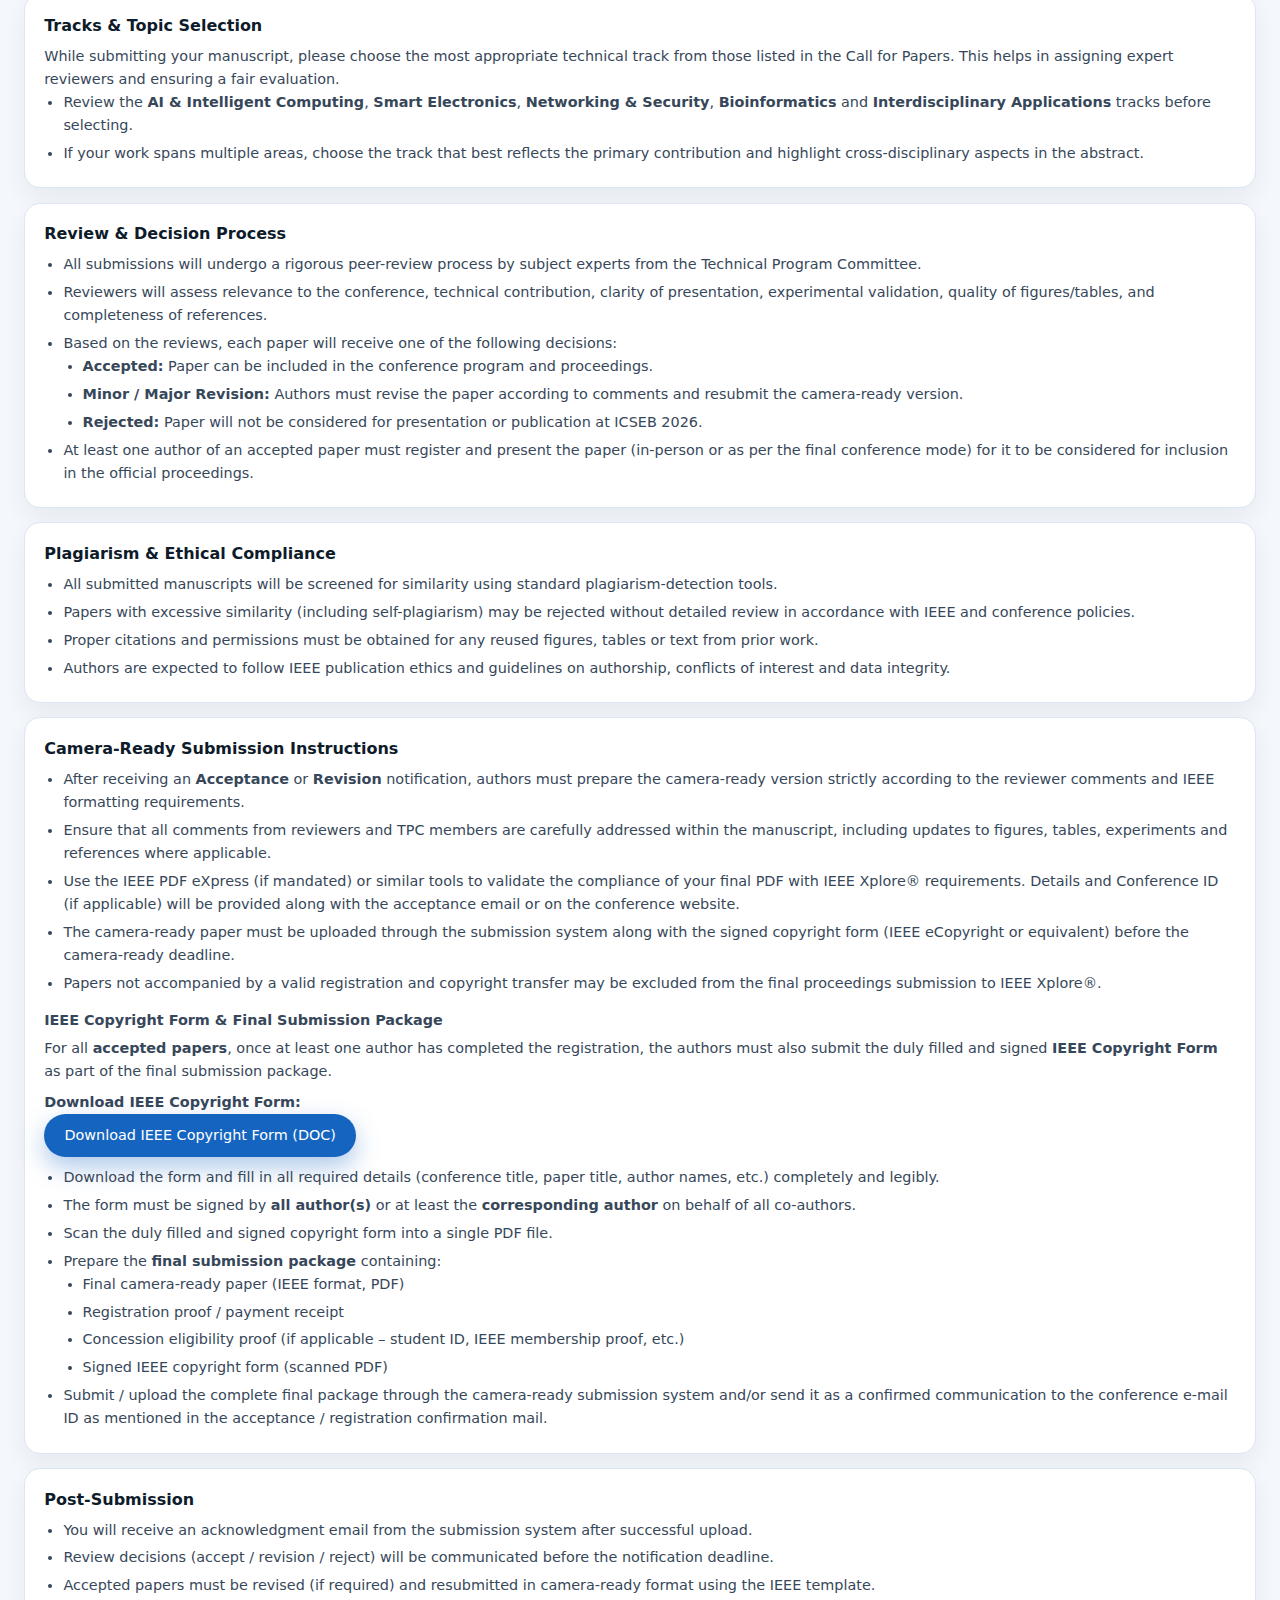
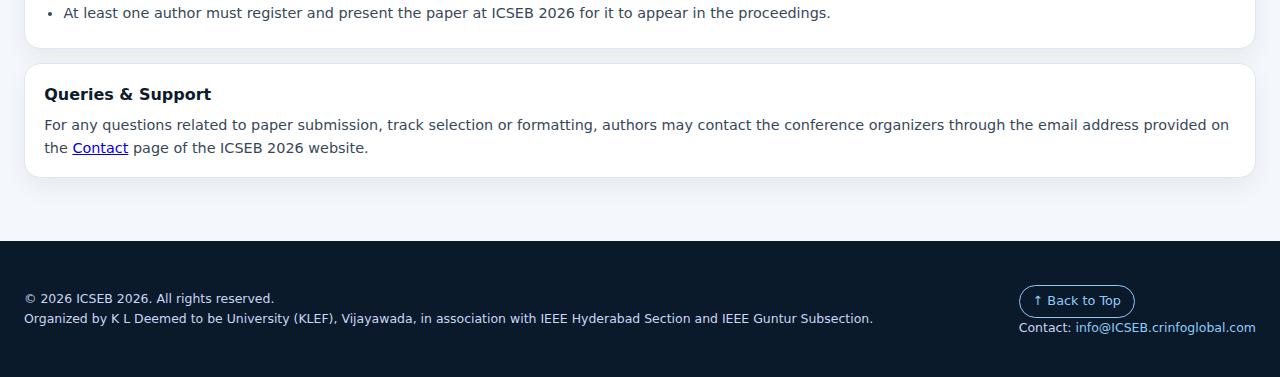
<file: submission.html>
<!DOCTYPE html>
<html lang="en">
<head>
  <meta charset="UTF-8" />
  <title>ICSEB 2026 – Paper Submission Portal</title>
  <meta name="viewport" content="width=device-width, initial-scale=1" />
  <link rel="stylesheet" href="styles.css" />
</head>
<body>
<div class="page-wrapper" id="top">


  <!-- Header include -->
  <div id="header-placeholder"></div>

  <main class="main-content">
    <div class="container">
      <h2 class="section-heading">Paper Submission Portal</h2>
      <p class="section-subtitle">
        Submit your original research manuscripts for ICSEB 2026. Please ensure that
        your paper follows the IEEE conference template and adheres to the guidelines
        mentioned on the Call for Papers page and on this submission portal.
      </p>

      <!-- Online Submission -->
      <div class="text-block">
        <h3>Online Submission</h3>
        <p>
          All papers must be submitted electronically using the official conference
          submission system. Authors may be required to create an account on the portal,
          select the appropriate track, and upload their manuscript in PDF format.
        </p>
        <p style="margin-top:0.6rem;">
          <strong>Submission Link:</strong><br />
          <a href="https://easychair.org/" target="_blank" rel="noopener" class="email">
            https://easychair.org/
          </a>
        </p>
        <p style="margin-top:0.5rem;">
          The final submission URL (EasyChair / Microsoft CMT / IEEE submission system)
          will be updated here. Authors will also be notified through email and the
          conference website announcements.
        </p>
        <p style="margin-top:0.6rem;">
          <strong>E-mail Submission (alternative):</strong><br />
          Until the online submission system is announced, authors may also submit their
          manuscripts by e-mail to
          <a href="mailto:submissions@ICSEB.crinfoglobal.com" class="email">
            submissions@ICSEB.crinfoglobal.com
          </a>
          with the paper in word format and <em>“ICSEB 2026 - Paper Submission - Corressponding Author Name - Reg”</em> as the
          e-mail subject line.
        </p>
        <!-- 🔹 End e-mail block -->
        <p style="margin-top:0.6rem;">
          <a href="cfp.html" class="btn btn-outline">
            View Call for Papers &amp; Topics
          </a>
        </p>
      </div>

      <!-- Download IEEE Templates -->
      <div class="text-block">
        <h3>Download IEEE Templates</h3>
        <p>
          Authors are required to prepare their manuscripts using the official IEEE
          conference templates. Please use the A4, two-column format and strictly
          follow the IEEE style for headings, figures, tables and references.
        </p>
        <p style="margin-top:0.6rem;">
          <strong>Template Downloads (placeholders):</strong>
        </p>
        <p style="margin-top:0.4rem; display:flex; flex-wrap:wrap; gap:0.6rem;">
          <!-- You can replace these with actual IEEE links or local files -->
          <a href="https://www.ieee.org/content/dam/ieee-org/ieee/web/org/conferences/conference-template-a4.docx"
             class="btn btn-primary"
             target="_blank"
             rel="noopener">
            Download IEEE Template (Word)
          </a>
          <a href="https://www.ieee.org/content/dam/ieee-org/ieee/web/org/pubs/conference-latex-template_10-17-19.zip"
             class="btn btn-outline"
             target="_blank"
             rel="noopener">
            Download IEEE Template (LaTeX)
          </a>
        </p>
      </div>

      <!-- Manuscript Preparation & Page Limits -->
      <div class="text-block">
        <h3>Manuscript Preparation &amp; Page Limits</h3>
        <ul class="clean-list">
          <li>
            <strong>Template:</strong> Use the latest IEEE conference template (A4, two-column)
            for preparing your paper. Both MS Word and LaTeX templates are acceptable.
          </li>
          <li>
            <strong>Page Length:</strong> Regular papers should typically be between
            <strong>4 to 8 pages</strong>, including figures, tables and references.
            (Details on extra page charges, if any, will be notified on the website.)
          </li>
          <li>
            <strong>File Format:</strong> Upload the manuscript as a single PDF file
            generated from the IEEE template. Ensure that all fonts are embedded.
          </li>
          <li>
            <strong>Language:</strong> Manuscripts must be written in clear English.
            Avoid mixing American and British usage within the same paper and
            carefully proofread for grammar and spelling.
          </li>
          <li>
            <strong>Originality:</strong> By submitting to ICSEB 2026, the authors
            confirm that the work is original, not published elsewhere, and not under
            review in any other journal or conference.
          </li>
        </ul>
      </div>

      <!-- Before You Submit -->
      <div class="text-block">
        <h3>Before You Submit</h3>
        <ul class="clean-list">
          <li>Prepare your paper strictly according to the latest IEEE conference template (A4, two-column).</li>
          <li>Ensure that the similarity index (plagiarism) is within acceptable limits as per IEEE norms.</li>
          <li>Remove author names and affiliations if the review process is announced as double-blind.</li>
          <li>Check all figures, tables, and references for readability and completeness.</li>
          <li>Verify that the chosen track matches the technical focus of your paper.</li>
        </ul>
      </div>

      <!-- Tracks / Topics Mapping -->
      <div class="text-block">
        <h3>Tracks &amp; Topic Selection</h3>
        <p>
          While submitting your manuscript, please choose the most appropriate technical track
          from those listed in the Call for Papers. This helps in assigning expert reviewers
          and ensuring a fair evaluation.
        </p>
        <ul class="clean-list">
          <li>
            Review the <strong>AI &amp; Intelligent Computing</strong>, <strong>Smart Electronics</strong>,
            <strong>Networking &amp; Security</strong>, <strong>Bioinformatics</strong> and
            <strong>Interdisciplinary Applications</strong> tracks before selecting.
          </li>
          <li>
            If your work spans multiple areas, choose the track that best reflects the
            primary contribution and highlight cross-disciplinary aspects in the abstract.
          </li>
        </ul>
      </div>

      <!-- Review & Decision Process -->
      <div class="text-block">
        <h3>Review &amp; Decision Process</h3>
        <ul class="clean-list">
          <li>
            All submissions will undergo a rigorous peer-review process by subject experts
            from the Technical Program Committee.
          </li>
          <li>
            Reviewers will assess relevance to the conference, technical contribution,
            clarity of presentation, experimental validation, quality of figures/tables,
            and completeness of references.
          </li>
          <li>
            Based on the reviews, each paper will receive one of the following decisions:
            <ul class="clean-list">
              <li><strong>Accepted:</strong> Paper can be included in the conference program and proceedings.</li>
              <li><strong>Minor / Major Revision:</strong> Authors must revise the paper according to comments and resubmit the camera-ready version.</li>
              <li><strong>Rejected:</strong> Paper will not be considered for presentation or publication at ICSEB 2026.</li>
            </ul>
          </li>
          <li>
            At least one author of an accepted paper must register and present the paper
            (in-person or as per the final conference mode) for it to be considered for
            inclusion in the official proceedings.
          </li>
        </ul>
      </div>

      <!-- Plagiarism & Ethics -->
      <div class="text-block">
        <h3>Plagiarism &amp; Ethical Compliance</h3>
        <ul class="clean-list">
          <li>
            All submitted manuscripts will be screened for similarity using standard
            plagiarism-detection tools.
          </li>
          <li>
            Papers with excessive similarity (including self-plagiarism) may be rejected
            without detailed review in accordance with IEEE and conference policies.
          </li>
          <li>
            Proper citations and permissions must be obtained for any reused figures,
            tables or text from prior work.
          </li>
          <li>
            Authors are expected to follow IEEE publication ethics and guidelines on
            authorship, conflicts of interest and data integrity.
          </li>
        </ul>
      </div>

      <!-- Camera-Ready Submission Instructions -->
      <div class="text-block">
        <h3>Camera-Ready Submission Instructions</h3>
        <ul class="clean-list">
          <li>
            After receiving an <strong>Acceptance</strong> or <strong>Revision</strong> notification,
            authors must prepare the camera-ready version strictly according to the
            reviewer comments and IEEE formatting requirements.
          </li>
          <li>
            Ensure that all comments from reviewers and TPC members are carefully addressed
            within the manuscript, including updates to figures, tables, experiments and
            references where applicable.
          </li>
          <li>
            Use the IEEE PDF eXpress (if mandated) or similar tools to validate the
            compliance of your final PDF with IEEE Xplore® requirements. Details and
            Conference ID (if applicable) will be provided along with the acceptance email
            or on the conference website.
          </li>
          <li>
            The camera-ready paper must be uploaded through the submission system along
            with the signed copyright form (IEEE eCopyright or equivalent) before the
            camera-ready deadline.
          </li>
          <li>
            Papers not accompanied by a valid registration and copyright transfer may be
            excluded from the final proceedings submission to IEEE Xplore®.
          </li>
        </ul>

        <!-- 🔹 NEW: IEEE Copyright Form & Final Package Block -->
        <h4 style="margin-top:0.9rem;">IEEE Copyright Form &amp; Final Submission Package</h4>
        <p style="font-size:0.9rem; margin-top:0.3rem;">
          For all <strong>accepted papers</strong>, once at least one author has completed the
          registration, the authors must also submit the duly filled and signed
          <strong>IEEE Copyright Form</strong> as part of the final submission package.
        </p>
        <p style="margin-top:0.5rem;">
          <strong>Download IEEE Copyright Form:</strong><br />
          <a href="resources/IEEECopyrightForm.doc" class="btn btn-primary">
            Download IEEE Copyright Form (DOC)
          </a>
        </p>
        <ul class="clean-list" style="margin-top:0.6rem;">
          <li>
            Download the form and fill in all required details (conference title,
            paper title, author names, etc.) completely and legibly.
          </li>
          <li>
            The form must be signed by <strong>all author(s)</strong> or at least the
            <strong>corresponding author</strong> on behalf of all co-authors.
          </li>
          <li>
            Scan the duly filled and signed copyright form into a single PDF file.
          </li>
          <li>
            Prepare the <strong>final submission package</strong> containing:
            <ul class="clean-list">
              <li>Final camera-ready paper (IEEE format, PDF)</li>
              <li>Registration proof / payment receipt</li>
              <li>Concession eligibility proof (if applicable – student ID, IEEE membership proof, etc.)</li>
              <li>Signed IEEE copyright form (scanned PDF)</li>
            </ul>
          </li>
          <li>
            Submit / upload the complete final package through the camera-ready
            submission system and/or send it as a confirmed communication to the
            conference e-mail ID as mentioned in the acceptance / registration
            confirmation mail.
          </li>
        </ul>
      </div>

      <!-- Post-Submission -->
      <div class="text-block">
        <h3>Post-Submission</h3>
        <ul class="clean-list">
          <li>You will receive an acknowledgment email from the submission system after successful upload.</li>
          <li>Review decisions (accept / revision / reject) will be communicated before the notification deadline.</li>
          <li>Accepted papers must be revised (if required) and resubmitted in camera-ready format using the IEEE template.</li>
          <li>At least one author must register and present the paper at ICSEB 2026 for it to appear in the proceedings.</li>
        </ul>
      </div>

      <!-- Queries / Support -->
      <div class="text-block">
        <h3>Queries &amp; Support</h3>
        <p>
          For any questions related to paper submission, track selection or formatting,
          authors may contact the conference organizers through the email address
          provided on the <a href="contact.html">Contact</a> page of the ICSEB 2026 website.
        </p>
      </div>
    </div>
  </main>

  <!-- Footer include -->
  <div id="footer-placeholder"></div>
</div>

<script>
  function loadPartial(id, file, onLoad) {
    fetch(file)
      .then(r => r.text())
      .then(html => {
        document.getElementById(id).innerHTML = html;
        if (onLoad) onLoad();
      });
  }
  function setActiveNav(pageClass) {
    const link = document.querySelector(".main-nav a.nav-" + pageClass);
    if (link) link.classList.add("active");
  }
  loadPartial("header-placeholder", "header.html", () => setActiveNav("submission"));
  loadPartial("footer-placeholder", "footer.html");
</script>
</body>
</html>
</file>
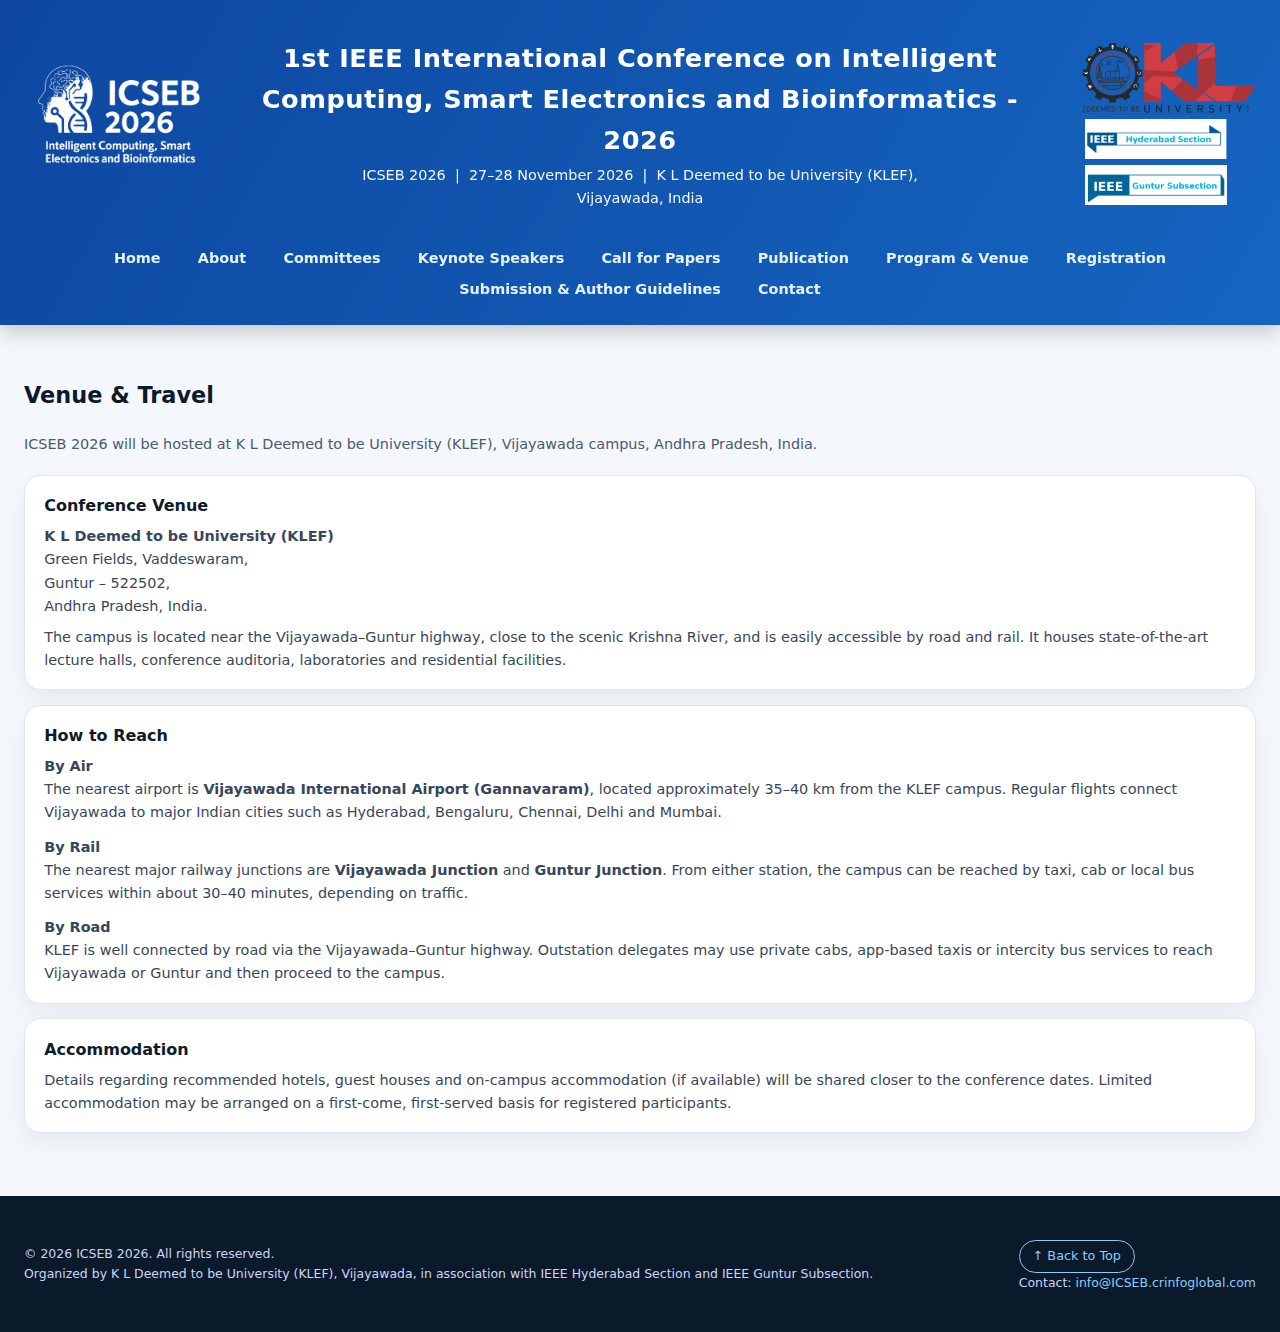
<file: venue.html>
<!DOCTYPE html>
<html lang="en">
<head>
  <meta charset="UTF-8" />
  <title>ICSEB 2026 – Venue &amp; Travel</title>
  <meta name="viewport" content="width=device-width, initial-scale=1" />
  <link rel="stylesheet" href="styles.css" />
</head>
<body>
<div class="page-wrapper" id="top">


  <!-- Header include -->
  <div id="header-placeholder"></div>

  <main class="main-content">
    <div class="container">
      <h2 class="section-heading">Venue &amp; Travel</h2>
      <p class="section-subtitle">
        ICSEB 2026 will be hosted at K L Deemed to be University (KLEF), Vijayawada
        campus, Andhra Pradesh, India.
      </p>

      <div class="text-block">
        <h3>Conference Venue</h3>
        <p>
          <strong>K L Deemed to be University (KLEF)</strong><br />
          Green Fields, Vaddeswaram,<br />
          Guntur – 522502,<br />
          Andhra Pradesh, India.
        </p>
        <p style="margin-top:0.5rem;">
          The campus is located near the Vijayawada–Guntur highway, close to the scenic
          Krishna River, and is easily accessible by road and rail. It houses state-of-the-art
          lecture halls, conference auditoria, laboratories and residential facilities.
        </p>
      </div>

      <div class="text-block">
        <h3>How to Reach</h3>
        <h4>By Air</h4>
        <p>
          The nearest airport is <strong>Vijayawada International Airport (Gannavaram)</strong>,
          located approximately 35–40 km from the KLEF campus. Regular flights connect
          Vijayawada to major Indian cities such as Hyderabad, Bengaluru, Chennai, Delhi
          and Mumbai.
        </p>

        <h4 style="margin-top:0.7rem;">By Rail</h4>
        <p>
          The nearest major railway junctions are <strong>Vijayawada Junction</strong> and
          <strong>Guntur Junction</strong>. From either station, the campus can be reached by
          taxi, cab or local bus services within about 30–40 minutes, depending on traffic.
        </p>

        <h4 style="margin-top:0.7rem;">By Road</h4>
        <p>
          KLEF is well connected by road via the Vijayawada–Guntur highway. Outstation
          delegates may use private cabs, app-based taxis or intercity bus services to
          reach Vijayawada or Guntur and then proceed to the campus.
        </p>
      </div>

      <div class="text-block">
        <h3>Accommodation</h3>
        <p>
          Details regarding recommended hotels, guest houses and on-campus accommodation
          (if available) will be shared closer to the conference dates. Limited accommodation
          may be arranged on a first-come, first-served basis for registered participants.
        </p>
      </div>

    </div>
  </main>

  <!-- Footer include -->
  <div id="footer-placeholder"></div>
</div>

<script>
  function loadPartial(id, file, onLoad) {
    fetch(file)
      .then(r => r.text())
      .then(html => {
        document.getElementById(id).innerHTML = html;
        if (onLoad) onLoad();
      });
  }
  function setActiveNav(pageClass) {
    const link = document.querySelector(".main-nav a.nav-" + pageClass);
    if (link) link.classList.add("active");
  }
  loadPartial("header-placeholder", "header.html", () => setActiveNav("venue"));
  loadPartial("footer-placeholder", "footer.html");
</script>
</body>
</html>
</file>
<file: styles.css>
/* ================================
   Global Blue & White Theme
   ================================ */

/* Reset */
* {
  margin: 0;
  padding: 0;
  box-sizing: border-box;
}

html,
body {
  font-family: system-ui, -apple-system, BlinkMacSystemFont, "Segoe UI",
    sans-serif;
  background-color: #f4f7fb;
  color: #1a2a3a;
  line-height: 1.6;
}

/* Layout wrapper */
.page-wrapper {
  min-height: 100vh;
  display: flex;
  flex-direction: column;
}

.container {
  width: 100%;
  max-width: 1800px;
  margin: 0 auto;
  padding: 1.5rem 1.5rem;
}


/* ================================
   Header & Navigation
   ================================ */

.site-header {
  background: linear-gradient(120deg, #0d47a1, #1565c0);
  color: #ffffff;
  box-shadow: 0 8px 18px rgba(0, 0, 0, 0.18);
  position: sticky;
  top: 0;
  z-index: 100;
}

.header-inner {
  display: flex;
  flex-direction: column;
  gap: 0.7rem;
}

/* Top row: logos + title */
.header-top {
  display: flex;
  align-items: center;
  justify-content: space-between;
  gap: 1rem;
  flex-wrap: wrap;
}

.header-left,
.header-center,
.header-right {
  display: flex;
  align-items: center;
}

/* Left: conference logo */
.header-left {
  flex: 0 0 auto;
}

.conf-logo {
  height: 200px;
  object-fit: contain;
}


/* Center: title */
.header-center {
  flex: 1 1 260px;
  flex-direction: column;
  text-align: center;
}

.brand-title {
  font-size: 1.6rem;
  font-weight: 800;
  letter-spacing: 0.02em;
}

.brand-subtitle {
  font-size: 0.9rem;
  max-width: 640px;
  margin: 0.15rem auto 0;
  opacity: 0.95;
}

/* Right: KL + IEEE logos */
.header-right {
  flex: 0 0 auto;
  display: flex;
  flex-direction: column;
  align-items: flex-end;
  gap: 0.4rem;
}

.header-right .logo {
  height: 40px;
  object-fit: contain;
}

.header-right .kl-logo {
  height: 70px;
  object-fit: contain;
}

.header-right .ieee-logo {
  height: 40px;
  width: 200px;
  object-fit: contain;
}


/* Navigation row */
.main-nav {
  width: 100%;
}

.main-nav ul {
  list-style: none;
  display: flex;
  gap: 0.6rem;
  flex-wrap: wrap;
  justify-content: center;
}

.main-nav a {
  text-decoration: none;
  font-size: 1.05rem;
  font-weight: 800;
  color: #e3f2fd;
  padding: 0.55rem 1.1rem;
  border-radius: 999px;
  border: 1px solid transparent;
  transition: 0.2s ease;
}

.main-nav a:hover {
  background-color: rgba(255, 255, 255, 0.16);
  border-color: rgba(255, 255, 255, 0.25);
}

.main-nav a.active {
  background-color: #ffffff;
  color: #0d47a1;
  font-weight: 600;
}


/* ================================
   Hero Section (Home page)
   ================================ */

.hero {
  background: linear-gradient(180deg, #e3f2fd, #f4f7fb);
  padding: 2.4rem 0 1.8rem;
}

.hero-grid {
  display: grid;
  grid-template-columns: minmax(0, 3fr) minmax(0, 2fr);
  gap: 2rem;
  align-items: center;
}

.hero-tag {
  display: inline-flex;
  align-items: center;
  gap: 0.4rem;
  font-size: 0.78rem;
  padding: 0.25rem 0.7rem;
  border-radius: 999px;
  background: rgba(21, 101, 192, 0.08);
  color: #0d47a1;
  margin-bottom: 0.6rem;
}

.hero-tag span.dot {
  width: 0.4rem;
  height: 0.4rem;
  border-radius: 999px;
  background: #00c853;
}

.hero-title {
  font-size: 2rem;
  font-weight: 800;
  color: #0b1a2b;
  margin-bottom: 0.3rem;
}

.hero-subtitle {
  font-size: 1.02rem;
  color: #37475a;
  margin-bottom: 0.75rem;
}

.hero-meta {
  font-size: 0.9rem;
  color: #1f2933;
}

.hero-meta strong {
  font-weight: 600;
}

.hero-buttons {
  display: flex;
  flex-wrap: wrap;
  gap: 0.7rem;
  margin-top: 1.1rem;
}

/* Buttons */
.btn {
  display: inline-flex;
  align-items: center;
  justify-content: center;
  padding: 0.55rem 1.2rem;
  border-radius: 999px;
  border: 1px solid transparent;
  font-size: 0.9rem;
  cursor: pointer;
  text-decoration: none;
  transition: 0.15s ease;
}

.btn-primary {
  background-color: #1565c0;
  color: #ffffff;
  box-shadow: 0 10px 25px rgba(21, 101, 192, 0.35);
}

.btn-primary:hover {
  background-color: #0d47a1;
  transform: translateY(-1px);
}

.btn-outline {
  background-color: #ffffff;
  color: #0d47a1;
  border-color: #bbdefb;
}

.btn-outline:hover {
  background-color: #e3f2fd;
}

/* Hero card (right side) */
.hero-card {
  background: #ffffff;
  border-radius: 18px;
  padding: 1.3rem 1.4rem;
  box-shadow: 0 18px 40px rgba(15, 23, 42, 0.12);
  border: 1px solid #dce6f5;
}

.hero-card-title {
  font-size: 0.95rem;
  font-weight: 600;
  margin-bottom: 0.4rem;
  color: #0d1b2a;
}

.hero-chip-row {
  display: flex;
  flex-wrap: wrap;
  gap: 0.45rem;
  margin-bottom: 0.75rem;
}

.hero-chip {
  font-size: 0.75rem;
  padding: 0.2rem 0.7rem;
  border-radius: 999px;
  background: #e3f2fd;
  color: #0d47a1;
}

.hero-date {
  font-size: 0.86rem;
  color: #263445;
  margin-bottom: 0.5rem;
}

.hero-note {
  font-size: 0.8rem;
  color: #37475a;
}


/* ================================
   Main Content Sections
   ================================ */

.main-content {
  flex: 1;
  padding: 1.8rem 0 2.4rem;
}

/* Section headings */
.section-heading {
  font-size: 1.4rem;
  font-weight: 700;
  color: #0b1a2b;
  margin-bottom: 0.4rem;
}

.section-subtitle {
  font-size: 0.9rem;
  color: #4a5b6e;
  margin-bottom: 1.2rem;
  text-align: justify;
  text-justify: inter-word;
}

/* Cards */
.card-grid {
  display: grid;
  grid-template-columns: repeat(auto-fit, minmax(260px, 1fr));
  gap: 1rem;
}

.card {
  background-color: #ffffff;
  border-radius: 16px;
  padding: 1rem 1.1rem;
  border: 1px solid #dce6f5;
  box-shadow: 0 10px 24px rgba(15, 23, 42, 0.07);
}

.card h3 {
  font-size: 1rem;
  color: #0d1b2a;
  margin-bottom: 0.4rem;
}

.card p {
  font-size: 0.86rem;
  color: #4a5b6e;
}

/* For About / text-heavy pages */
.text-block {
  background-color: #ffffff;
  border-radius: 16px;
  padding: 1.1rem 1.2rem;
  border: 1px solid #dce6f5;
  box-shadow: 0 10px 24px rgba(15, 23, 42, 0.06);
  font-size: 0.9rem;
  color: #37475a;
}

.text-block h3 {
  font-size: 1rem;
  margin-bottom: 0.4rem;
  color: #0d1b2a;
}

.text-block + .text-block {
  margin-top: 0.9rem;
}

/* Simple list styling */
ul.clean-list {
  margin-left: 1.2rem;
  list-style: disc;
}

ul.clean-list li {
  margin-bottom: 0.3rem;
}


/* ================================
   Campus Gallery – auto-scrolling images
   ================================ */

.campus-gallery {
  margin-top: 2rem;
  overflow: hidden;        /* hides overflowing scrolling images */
}

.campus-gallery h2 {
  font-size: 1.3rem;
  font-weight: 700;
  color: #0b1a2b;
  margin-bottom: 0.3rem;
}

.campus-gallery p {
  font-size: 0.86rem;
  color: #4a5b6e;
  margin-bottom: 0.8rem;
}

/* This is the auto-moving row of images */
.gallery-strip {
  display: inline-flex;
  gap: 1rem;
  will-change: transform;
  animation: galleryScroll 35s linear infinite;
}

.gallery-strip img {
  flex: 0 0 320px;
  max-height: 210px;
  border-radius: 14px;
  object-fit: cover;
  box-shadow: 0 10px 24px rgba(15, 23, 42, 0.18);
  border: 1px solid #dce6f5;
}

/* Auto-scroll animation */
@keyframes galleryScroll {
  0% {
    transform: translateX(0);
  }
  100% {
    transform: translateX(-50%);
  }
}


/* ================================
   Footer
   ================================ */

.site-footer {
  background-color: #0b1a2b;
  color: #cbd5f5;
  padding: 0.9rem 0;
  font-size: 0.78rem;
  margin-top: auto;
}

.footer-inner {
  display: flex;
  justify-content: space-between;
  align-items: center;
  gap: 0.8rem;
  flex-wrap: wrap;
}

.site-footer a {
  color: #90caf9;
  text-decoration: none;
}

.site-footer a:hover {
  text-decoration: underline;
}

/* ================================
   Scrolling News Ticker (Home)
   ================================ */

.news-ticker-section {
  margin-bottom: 1.4rem;
}

.news-ticker {
  background: #0d47a1;
  color: #e3f2fd;
  border-radius: 12px;
  padding: 0.45rem 0.9rem;
  display: flex;
  align-items: center;
  gap: 0.75rem;
  overflow: hidden;
  box-shadow: 0 10px 20px rgba(0, 0, 0, 0.22);
}

.news-label {
  font-weight: 700;
  font-size: 0.8rem;
  text-transform: uppercase;
  letter-spacing: 0.08em;
  white-space: nowrap;
}

.news-window {
  flex: 1;
  overflow: hidden;
}


.news-track {
 
  white-space: nowrap;
  animation: newsTicker 30s linear infinite;
  animation-delay: -3s; /* Start mid-way so movement is visible immediately */
}

.news-item {
  margin-right: 2.5rem;
  font-size: 0.86rem;
}

.news-item strong {
  color: #ffffff;
}

/* Smooth scrolling animation */
@keyframes newsTicker {
  0% {
    transform: translateX(100%);
  }
  100% {
    transform: translateX(-100%);
  }
}

/* Optional: slower speed on small screens */
@media (max-width: 600px) {
  .news-track {
    animation-duration: 40s;
  }
}


/* ================================
   Responsive
   ================================ */

@media (max-width: 900px) {
  .header-top {
    flex-direction: column;
    align-items: center;
    text-align: center;
  }

  .header-right {
    align-items: center;    /* center logos on small screens */
  }

  .conf-logo {
    height: 72px;
  }

  .hero-grid {
    grid-template-columns: 1fr;
  }
  @media (max-width: 900px) {
  .header-right .kl-logo {
    height: 60px;
  }
}


}
/* ================================
   Committees Page Styling
   ================================ */

.committee-section {
  margin: 2.4rem 0;
  padding: 1.6rem 1.8rem;
  background: #ffffff;
  border-radius: 16px;
  border: 1px solid rgba(34, 84, 180, 0.08);
  box-shadow: 0 10px 30px rgba(15, 35, 70, 0.06);
}

.committee-section h2 {
  font-size: 1.4rem;
  margin-bottom: 0.9rem;
  color: #0f2550;
  letter-spacing: 0.03em;
  text-transform: uppercase;
  border-left: 4px solid #1d4ed8;
  padding-left: 0.6rem;
}

.committee-section h3 {
  font-size: 1.1rem;
  margin: 1.4rem 0 0.6rem;
  color: #134094;
  font-weight: 600;
}

/* Tables */

.committee-table {
  width: 100%;
  border-collapse: collapse;
  font-size: 0.9rem;
  margin-top: 0.4rem;
  background: #ffffff;
}

.committee-table thead th {
  background: linear-gradient(90deg, #1d4ed8, #2563eb);
  color: #ffffff;
  text-align: left;
  padding: 0.7rem 0.8rem;
  font-weight: 600;
  border-bottom: 1px solid rgba(15, 23, 42, 0.2);
  white-space: nowrap;
}

.committee-table th:first-child,
.committee-table td:first-child {
  text-align: center;
  width: 3.2rem;
}

.committee-table tbody td {
  padding: 0.6rem 0.8rem;
  border-bottom: 1px solid #e2e8f0;
  vertical-align: top;
}

.committee-table tbody tr:nth-child(even) {
  background: #f8fbff;
}

.committee-table tbody tr:hover {
  background: #e9f2ff;
}

/* Make emails look neat */
.committee-table td:last-child {
  font-family: system-ui, -apple-system, BlinkMacSystemFont, "Segoe UI", sans-serif;
  font-size: 0.88rem;
  word-break: break-all;
}

/* Slightly tighter line-height for long designation/affiliation cells */
.committee-table td:nth-child(4) {
  line-height: 1.35;
}

/* Section heading at top of page */
.section-heading {
  margin-bottom: 1.2rem;
}

/* Better spacing between big blocks */
.main-content .committee-section + .committee-section {
  margin-top: 2rem;
}

/* Responsive tweaks */
@media (max-width: 992px) {
  .committee-section {
    padding: 1.3rem 1.1rem;
  }

  .committee-table {
    font-size: 0.82rem;
  }

  .committee-table thead th,
  .committee-table tbody td {
    padding: 0.5rem 0.55rem;
  }
}

/* On small screens allow horizontal scroll for wide tables */
@media (max-width: 768px) {
  .committee-section {
    padding: 1.1rem 0.75rem;
    overflow-x: auto;
  }

  .committee-table {
    min-width: 700px;
  }
}

/* ====================================
   Header Menu – Overflow / Wrapping Fix
   (Overrides earlier nav styles)
   ==================================== */

.main-nav {
  margin-top: 0.6rem;
}

/* Allow wrapping + better spacing */
.main-nav ul {
  display: flex;
  flex-wrap: wrap;          /* ensure items can move to second line */
  justify-content: center;  /* center the whole menu */
  gap: 0.3rem 0.5rem;       /* vertical, horizontal gap */
}

/* Make each menu pill a bit smaller so more fit in one row */
.main-nav a {
  font-size: 0.9rem;        /* was 1.05rem */
  font-weight: 700;         /* slightly lighter than 800 */
  padding: 0.35rem 0.85rem; /* was 0.55rem 1.1rem */
  white-space: nowrap;      /* keep each label on a single line */
}

/* Extra tightening on smaller screens */
@media (max-width: 992px) {
  .main-nav a {
    font-size: 0.85rem;
    padding: 0.3rem 0.7rem;
  }
}

@media (max-width: 600px) {
  .main-nav a {
    font-size: 0.8rem;
    padding: 0.28rem 0.65rem;
  }
}
/* Smooth scroll for in-page anchors like #top */
html {
  scroll-behavior: smooth;
}

/* Back to Top button in footer */
.back-to-top {
  display: inline-flex;
  align-items: center;
  justify-content: center;
  padding: 0.35rem 0.8rem;
  border-radius: 999px;
  border: 1px solid #90caf9;
  background: transparent;
  color: #e3f2fd;
  font-size: 0.8rem;
  text-decoration: none;
  cursor: pointer;
  margin-top: 0.35rem;
  transition: background 0.15s ease, color 0.15s ease, transform 0.15s ease;
}

.back-to-top:hover {
  background: #90caf9;
  color: #0b1a2b;
  transform: translateY(-1px);
}
</file>
